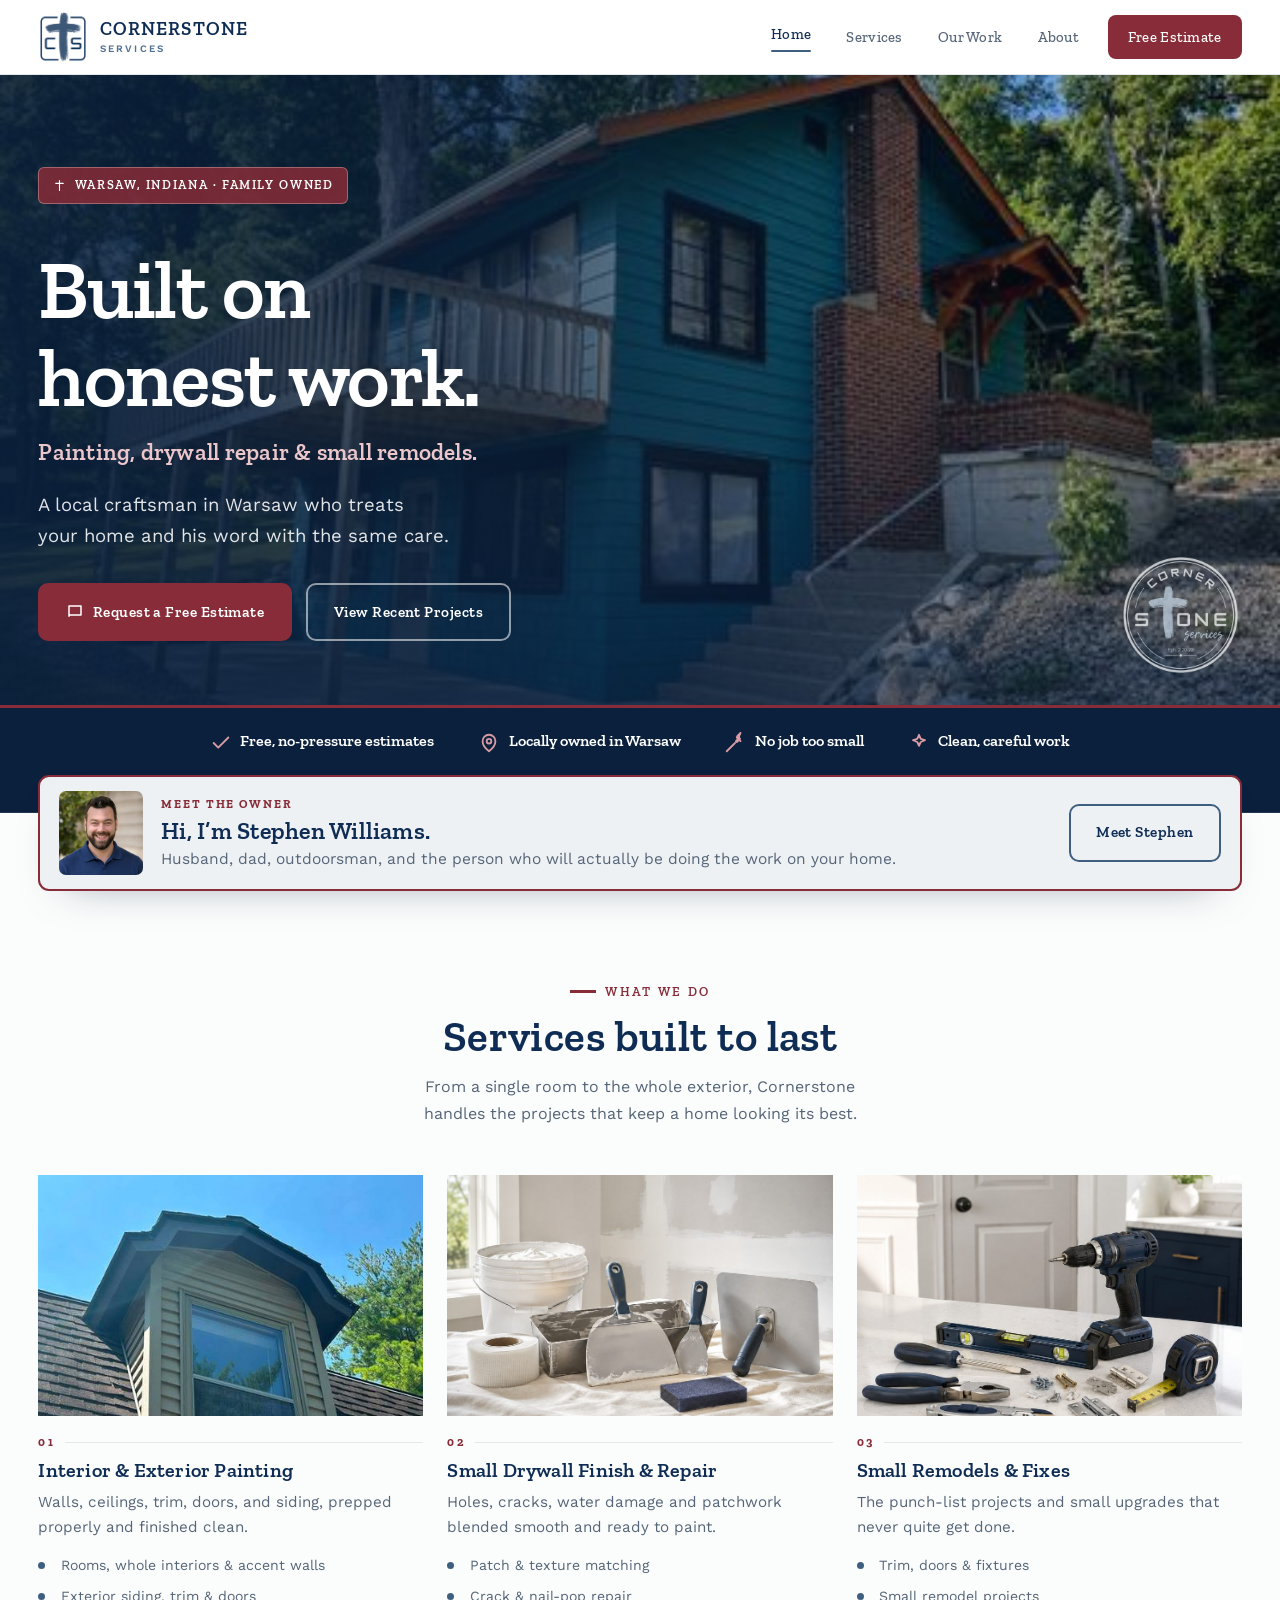
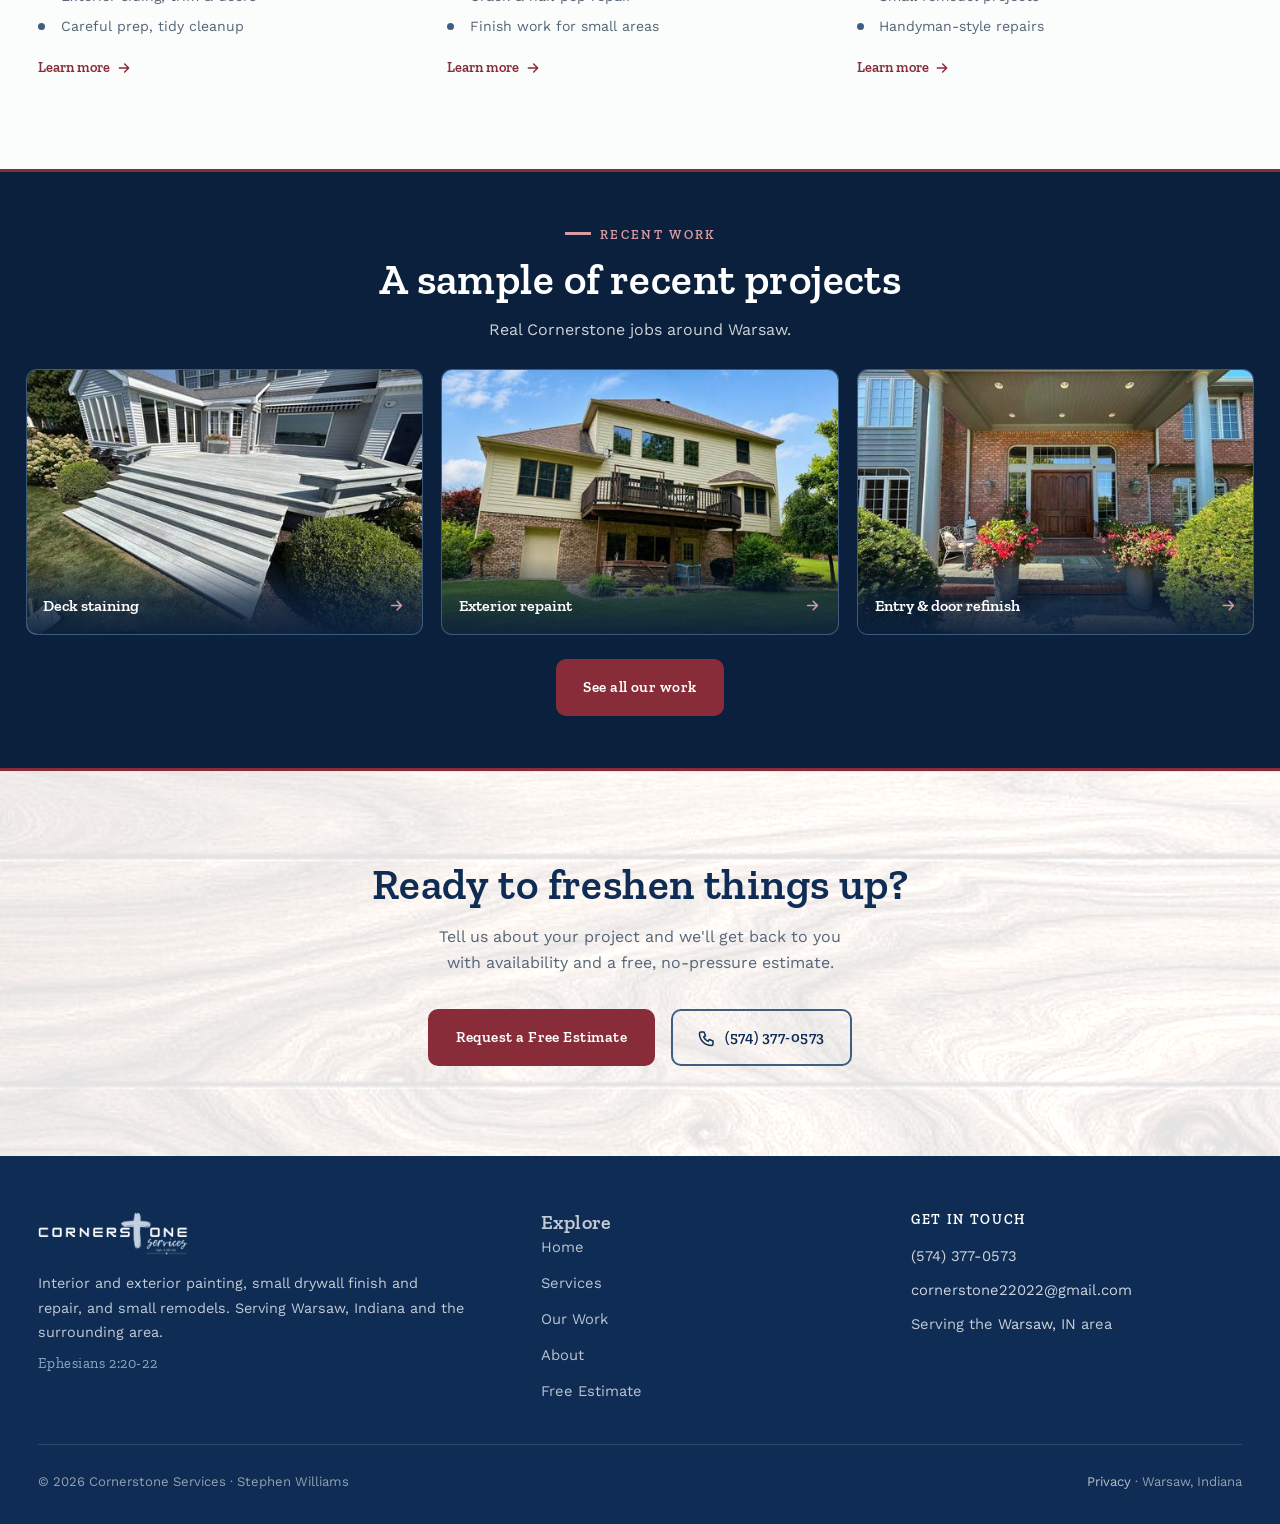
<file: index.html>
<!DOCTYPE html>
<html lang="en">
<head>
<meta charset="UTF-8">
<meta name="viewport" content="width=device-width, initial-scale=1">
<meta name="color-scheme" content="light">
<meta name="supported-color-schemes" content="light">
<title>Cornerstone Services | House Painter in Warsaw, IN</title>
<meta name="description" content="Interior and exterior painting, small drywall repair, and small remodels in Warsaw, Indiana. Honest, careful work from Stephen Williams.">
<link rel="canonical" href="https://alexharper24.github.io/cornerstone-services/">
<meta name="geo.region" content="US-IN"><meta name="geo.placename" content="Warsaw, Indiana">
<meta name="theme-color" content="#0F2D54">
<meta property="og:type" content="website">
<meta property="og:title" content="Cornerstone Services | Painting & Repairs in Warsaw, IN">
<meta property="og:description" content="Interior & exterior painting, drywall repair, and small remodels in Warsaw, Indiana. Request a free estimate.">
<meta property="og:url" content="https://alexharper24.github.io/cornerstone-services/">
<meta property="og:image" content="https://alexharper24.github.io/cornerstone-services/img/stephen-headshot.jpg">
<meta property="og:site_name" content="Cornerstone Services">
<meta name="twitter:card" content="summary_large_image">
<link rel="icon" href="favicon.ico?v=1" sizes="any">
<link rel="icon" type="image/png" href="img/favicon.png?v=1">
<link rel="preload" href="fonts/work-sans-variable.woff2" as="font" type="font/woff2" crossorigin>
<link rel="stylesheet" href="fonts/fonts.css?v=1">
<link rel="stylesheet" href="style.css?v=38">
<script type="application/ld+json">
{
  "@context":"https://schema.org",
  "@type":"HousePainter",
  "name":"Cornerstone Services",
  "description":"Interior and exterior painting, small drywall finish and repair, and small remodels serving Warsaw, Indiana and the surrounding area.",
  "image":"https://alexharper24.github.io/cornerstone-services/img/stephen-headshot.jpg",
  "url":"https://alexharper24.github.io/cornerstone-services/",
  "telephone":"+1-574-377-0573",
  "email":"cornerstone22022@gmail.com",
  "founder":"Stephen Williams",
  "priceRange":"$$",
  "address":{"@type":"PostalAddress","addressLocality":"Warsaw","addressRegion":"IN","addressCountry":"US"},
  "areaServed":"Warsaw, Indiana and surrounding area",
  "slogan":"Built on a solid foundation."
}
</script>
</head>
<body>
<a class="skip-link" href="#main">Skip to content</a>

<!-- ===== HEADER ===== -->
<header class="nav">
  <div class="wrap">
    <a href="index.html" class="brand" aria-label="Cornerstone Services home">
      <img class="mark" src="img/logo-icon.png" alt="Cornerstone Services logo">
      <span class="name">CORNERSTONE<span>Services</span></span>
    </a>
    <nav class="nav-links" id="navLinks">
      <a href="index.html" class="active">Home</a>
      <a href="services.html">Services</a>
      <a href="work.html">Our Work</a>
      <a href="about.html">About</a>
      <a href="contact.html" class="nav-cta">Free Estimate</a>
    </nav>
    <button class="nav-toggle" id="navToggle" aria-label="Menu" aria-expanded="false">
      <span></span><span></span><span></span>
    </button>
  </div>
</header>

<main id="main">

<!-- ===== HERO: wooded, project-led ===== -->
<section class="hero">
  <img class="hero-photo" src="img/work-exterior-paint.jpg?v=2" alt="Exterior repaint on a wooded lot in the Warsaw, Indiana area" width="1500" height="1125" srcset="img/work-exterior-paint-480.jpg?v=2 480w, img/work-exterior-paint-800.jpg?v=2 800w, img/work-exterior-paint.jpg?v=2 1500w" sizes="(max-width:680px) 92vw, (max-width:1100px) 46vw, 30vw">
  <img class="hero-badge" src="img/logo-round-light.png" alt="">
  <div class="wrap reveal">
    <div class="hero-copy">
      <span class="hero-eyebrow">
        <svg viewBox="0 0 24 24" fill="none" stroke="currentColor" stroke-width="2" stroke-linecap="round" stroke-linejoin="round"><path d="M12 3v18M5 8h14"/></svg>
        Warsaw, Indiana &middot; Family Owned
      </span>

      <h1>Built on honest work.</h1>
      <p class="hero-sub">Painting, drywall repair &amp; small remodels.</p>

      <p class="lead">A local craftsman in Warsaw who treats your home and his word with the same care.</p>

      <div class="hero-cta">
        <a href="contact.html" class="btn btn-red">
          <svg viewBox="0 0 24 24" fill="none" stroke="currentColor" stroke-width="2" stroke-linecap="round" stroke-linejoin="round"><path d="M4 4h16v12H5.2L4 17.5z"/></svg>
          Request a Free Estimate
        </a>
        <a href="work.html" class="btn btn-outline-light">View Recent Projects</a>
      </div>

    </div>
  </div>
</section>

<!-- ===== TRUST STRIP ===== -->
<section class="stats">
  <div class="wrap reveal">
    <div class="stat"><span class="ic"><svg viewBox="0 0 24 24" fill="none" stroke="currentColor" stroke-width="2" stroke-linecap="round" stroke-linejoin="round"><path d="M20 6L9 17l-5-5"/></svg></span>Free, no-pressure estimates</div>
    <div class="stat"><span class="ic"><svg viewBox="0 0 24 24" fill="none" stroke="currentColor" stroke-width="2" stroke-linecap="round" stroke-linejoin="round"><path d="M12 21s7-5.5 7-11a7 7 0 0 0-14 0c0 5.5 7 11 7 11z"/><circle cx="12" cy="10" r="2.5"/></svg></span>Locally owned in Warsaw</div>
    <div class="stat"><span class="ic"><svg viewBox="0 0 24 24" fill="none" stroke="currentColor" stroke-width="2" stroke-linecap="round" stroke-linejoin="round"><path d="M14 6l4 4M3 21l9-9M17.5 2.5a3.5 3.5 0 0 0 0 5L14 11l-1-1 3.5-3.5a1.5 1.5 0 0 1-2-2L18 1z"/></svg></span>No job too small</div>
    <div class="stat"><span class="ic"><svg viewBox="0 0 24 24" fill="none" stroke="currentColor" stroke-width="2" stroke-linecap="round" stroke-linejoin="round"><path d="M12 3l1.9 4.6L18.5 9l-4.6 1.9L12 15l-1.9-4.1L5.5 9l4.6-1.4z"/></svg></span>Clean, careful work</div>
  </div>
</section>

<!-- ===== COMPACT STEPHEN INTRODUCTION (moved up, links to About) ===== -->
<section class="owner-strip">
  <div class="wrap reveal">
    <img src="img/stephen-headshot.jpg?v=3" alt="Stephen Williams, owner of Cornerstone Services in Warsaw, Indiana" width="1000" height="1249" loading="lazy">
    <div>
      <span class="owner-kicker">Meet the Owner</span>
      <h2>Hi, I&rsquo;m Stephen Williams.</h2>
      <p>Husband, dad, outdoorsman, and the person who will actually be doing the work on your home.</p>
    </div>
    <div class="owner-actions">
      <a href="about.html" class="btn btn-ghost">Meet Stephen</a>
    </div>
  </div>
</section>

<!-- ===== SERVICES ===== -->
<section>
  <div class="wrap">
    <div class="sec-head reveal">
      <span class="kicker">What We Do</span>
      <h2>Services built to last</h2>
      <p>From a single room to the whole exterior, Cornerstone handles the projects that keep a home looking its best.</p>
    </div>
    <div class="svc-grid">
      <a href="service-painting.html" class="svc-card has-photo reveal">
        <span class="svc-no">01</span>
        <div class="svc-photo"><img src="img/work-alcove-after.jpg" alt="Freshly painted window alcove trim and fascia on a Warsaw, IN home" width="1200" height="900" loading="lazy" srcset="img/work-alcove-after-480.jpg 480w, img/work-alcove-after-800.jpg 800w, img/work-alcove-after.jpg 1200w" sizes="(max-width:680px) 92vw, (max-width:1100px) 46vw, 30vw"></div>
        <div class="ic"><svg viewBox="0 0 24 24" fill="none" stroke="currentColor" stroke-width="1.7" stroke-linecap="round" stroke-linejoin="round"><rect x="3" y="4" width="14" height="6" rx="1"/><path d="M17 7h3v4h-6M11 10v3a1 1 0 0 1-1 1H9v6h2"/></svg></div>
        <h3>Interior &amp; Exterior Painting</h3>
        <p>Walls, ceilings, trim, doors, and siding, prepped properly and finished clean.</p>
        <ul>
          <li>Rooms, whole interiors &amp; accent walls</li>
          <li>Exterior siding, trim &amp; doors</li>
          <li>Careful prep, tidy cleanup</li>
        </ul>
        <span class="card-more">Learn more <svg viewBox="0 0 24 24" fill="none" stroke="currentColor" stroke-width="2.2" stroke-linecap="round" stroke-linejoin="round"><path d="M5 12h14M13 6l6 6-6 6"/></svg></span>
      </a>
      <a href="service-drywall.html" class="svc-card has-photo reveal">
        <span class="svc-no">02</span>
        <div class="svc-photo"><img src="img/svc-drywall.jpg" alt="Drywall knives, joint compound, tape and sanding sponge in a room being patched" width="900" height="675" loading="lazy"></div>
        <div class="ic"><svg viewBox="0 0 24 24" fill="none" stroke="currentColor" stroke-width="1.7" stroke-linecap="round" stroke-linejoin="round"><path d="M15 3l6 6-2 2-6-6zM13 5L4 14v6h6l9-9"/></svg></div>
        <h3>Small Drywall Finish &amp; Repair</h3>
        <p>Holes, cracks, water damage and patchwork blended smooth and ready to paint.</p>
        <ul>
          <li>Patch &amp; texture matching</li>
          <li>Crack &amp; nail-pop repair</li>
          <li>Finish work for small areas</li>
        </ul>
        <span class="card-more">Learn more <svg viewBox="0 0 24 24" fill="none" stroke="currentColor" stroke-width="2.2" stroke-linecap="round" stroke-linejoin="round"><path d="M5 12h14M13 6l6 6-6 6"/></svg></span>
      </a>
      <a href="service-remodel.html" class="svc-card has-photo reveal">
        <span class="svc-no">03</span>
        <div class="svc-photo"><img src="img/svc-remodel.jpg" alt="Cordless drill, level, tape measure and hinges laid out for a small remodel" width="900" height="675" loading="lazy"></div>
        <div class="ic"><svg viewBox="0 0 24 24" fill="none" stroke="currentColor" stroke-width="1.7" stroke-linecap="round" stroke-linejoin="round"><path d="M14 6l4 4M3 21l9-9M17.5 2.5a3.5 3.5 0 0 0 0 5L14 11l-1-1 3.5-3.5a1.5 1.5 0 0 1-2-2L18 1z"/></svg></div>
        <h3>Small Remodels &amp; Fixes</h3>
        <p>The punch-list projects and small upgrades that never quite get done.</p>
        <ul>
          <li>Trim, doors &amp; fixtures</li>
          <li>Small remodel projects</li>
          <li>Handyman-style repairs</li>
        </ul>
        <span class="card-more">Learn more <svg viewBox="0 0 24 24" fill="none" stroke="currentColor" stroke-width="2.2" stroke-linecap="round" stroke-linejoin="round"><path d="M5 12h14M13 6l6 6-6 6"/></svg></span>
      </a>
    </div>
  </div>
</section>

<!-- ===== RECENT WORK (3-up sample, links to Our Work) ===== -->
<section class="sec-dark work-3up-band">
  <div class="wrap">
    <div class="sec-head light center reveal">
      <span class="kicker">Recent Work</span>
      <h2>A sample of recent projects</h2>
      <p>Real Cornerstone jobs around Warsaw.</p>
    </div>
  </div>
  <div class="work-3up">
      <a class="work-card reveal" href="work.html">
        <img src="img/work-deck-after.jpg" alt="Multi level wood deck and steps stained a light grey" width="1200" height="900" loading="lazy" srcset="img/work-deck-after-480.jpg 480w, img/work-deck-after-800.jpg 800w, img/work-deck-after.jpg 1200w" sizes="(max-width:680px) 92vw, (max-width:1100px) 46vw, 30vw">
        <span class="work-label">Deck staining
          <svg viewBox="0 0 24 24" fill="none" stroke="currentColor" stroke-width="2.2" stroke-linecap="round" stroke-linejoin="round"><path d="M5 12h14M13 6l6 6-6 6"/></svg>
        </span>
      </a>
      <a class="work-card reveal" href="work.html">
        <img src="img/work-exterior-home.jpg?v=2" alt="Freshly painted two-story home exterior in the Warsaw, IN area" width="1500" height="1125" loading="lazy" srcset="img/work-exterior-home-480.jpg?v=2 480w, img/work-exterior-home-800.jpg?v=2 800w, img/work-exterior-home.jpg?v=2 1500w" sizes="(max-width:680px) 92vw, (max-width:1100px) 46vw, 30vw">
        <span class="work-label">Exterior repaint
          <svg viewBox="0 0 24 24" fill="none" stroke="currentColor" stroke-width="2.2" stroke-linecap="round" stroke-linejoin="round"><path d="M5 12h14M13 6l6 6-6 6"/></svg>
        </span>
      </a>
      <a class="work-card reveal" href="work.html">
        <img src="img/work-entry-1.jpg" alt="Refinished front entrance with stained wood doors and painted portico" width="1500" height="1125" loading="lazy" srcset="img/work-entry-1-480.jpg 480w, img/work-entry-1-800.jpg 800w, img/work-entry-1.jpg 1500w" sizes="(max-width:680px) 92vw, (max-width:1100px) 46vw, 30vw">
        <span class="work-label">Entry &amp; door refinish
          <svg viewBox="0 0 24 24" fill="none" stroke="currentColor" stroke-width="2.2" stroke-linecap="round" stroke-linejoin="round"><path d="M5 12h14M13 6l6 6-6 6"/></svg>
        </span>
      </a>
  </div>
  <div class="wrap">
    <div class="work-3up-more reveal">
      <a href="work.html" class="btn btn-red">See all our work</a>
    </div>
  </div>
</section>

<!-- ===== CTA RIBBON ===== -->
<section class="cta-ribbon">
  <div class="wrap reveal">
    <h2>Ready to freshen things up?</h2>
    <p>Tell us about your project and we'll get back to you with availability and a free, no-pressure estimate.</p>
    <div class="actions">
      <a href="contact.html" class="btn btn-red">Request a Free Estimate</a>
      <a href="tel:+15743770573" class="btn btn-outline-light">
        <svg viewBox="0 0 24 24" fill="none" stroke="currentColor" stroke-width="2" stroke-linecap="round" stroke-linejoin="round"><path d="M4 4h4l2 5-2.5 1.5a11 11 0 0 0 6 6L15 14l5 2v4a2 2 0 0 1-2 2A16 16 0 0 1 2 6a2 2 0 0 1 2-2z"/></svg>
        (574) 377-0573
      </a>
    </div>
  </div>
</section>

<!-- ===== FOOTER ===== -->
</main>

<footer class="footer">
  <div class="wrap">
    <div class="cols">
      <div>
        <img class="flogo" src="img/logo-mark-dark.png" alt="Cornerstone Services" loading="lazy">
        <p>Interior and exterior painting, small drywall finish and repair, and small remodels. Serving Warsaw, Indiana and the surrounding area.</p>
        <p class="footer-verse">Ephesians 2:20-22</p>
      </div>
      <div>
        <h3>Explore</h3>
        <ul>
          <li><a href="index.html">Home</a></li>
          <li><a href="services.html">Services</a></li>
          <li><a href="work.html">Our Work</a></li>
          <li><a href="about.html">About</a></li>
          <li><a href="contact.html">Free Estimate</a></li>
        </ul>
      </div>
      <div>
        <h4>Get in touch</h4>
        <div class="fcontact">
          <a href="tel:+15743770573">(574) 377-0573</a>
          <a href="mailto:cornerstone22022@gmail.com">cornerstone22022@gmail.com</a>
          <span>Serving the <a href="https://www.google.com/maps/search/?api=1&amp;query=Warsaw%2C+IN">Warsaw, IN</a> area</span>
        </div>
      </div>
    </div>
    <div class="footer-bottom">
      <span>&copy; <span id="year">2026</span> Cornerstone Services · Stephen Williams</span>
      <span><a href="privacy-policy.html">Privacy</a> &middot; Warsaw, Indiana</span>
    </div>
  </div>
</footer>

<script src="main.js?v=13"></script>
</body>
</html>
</file>
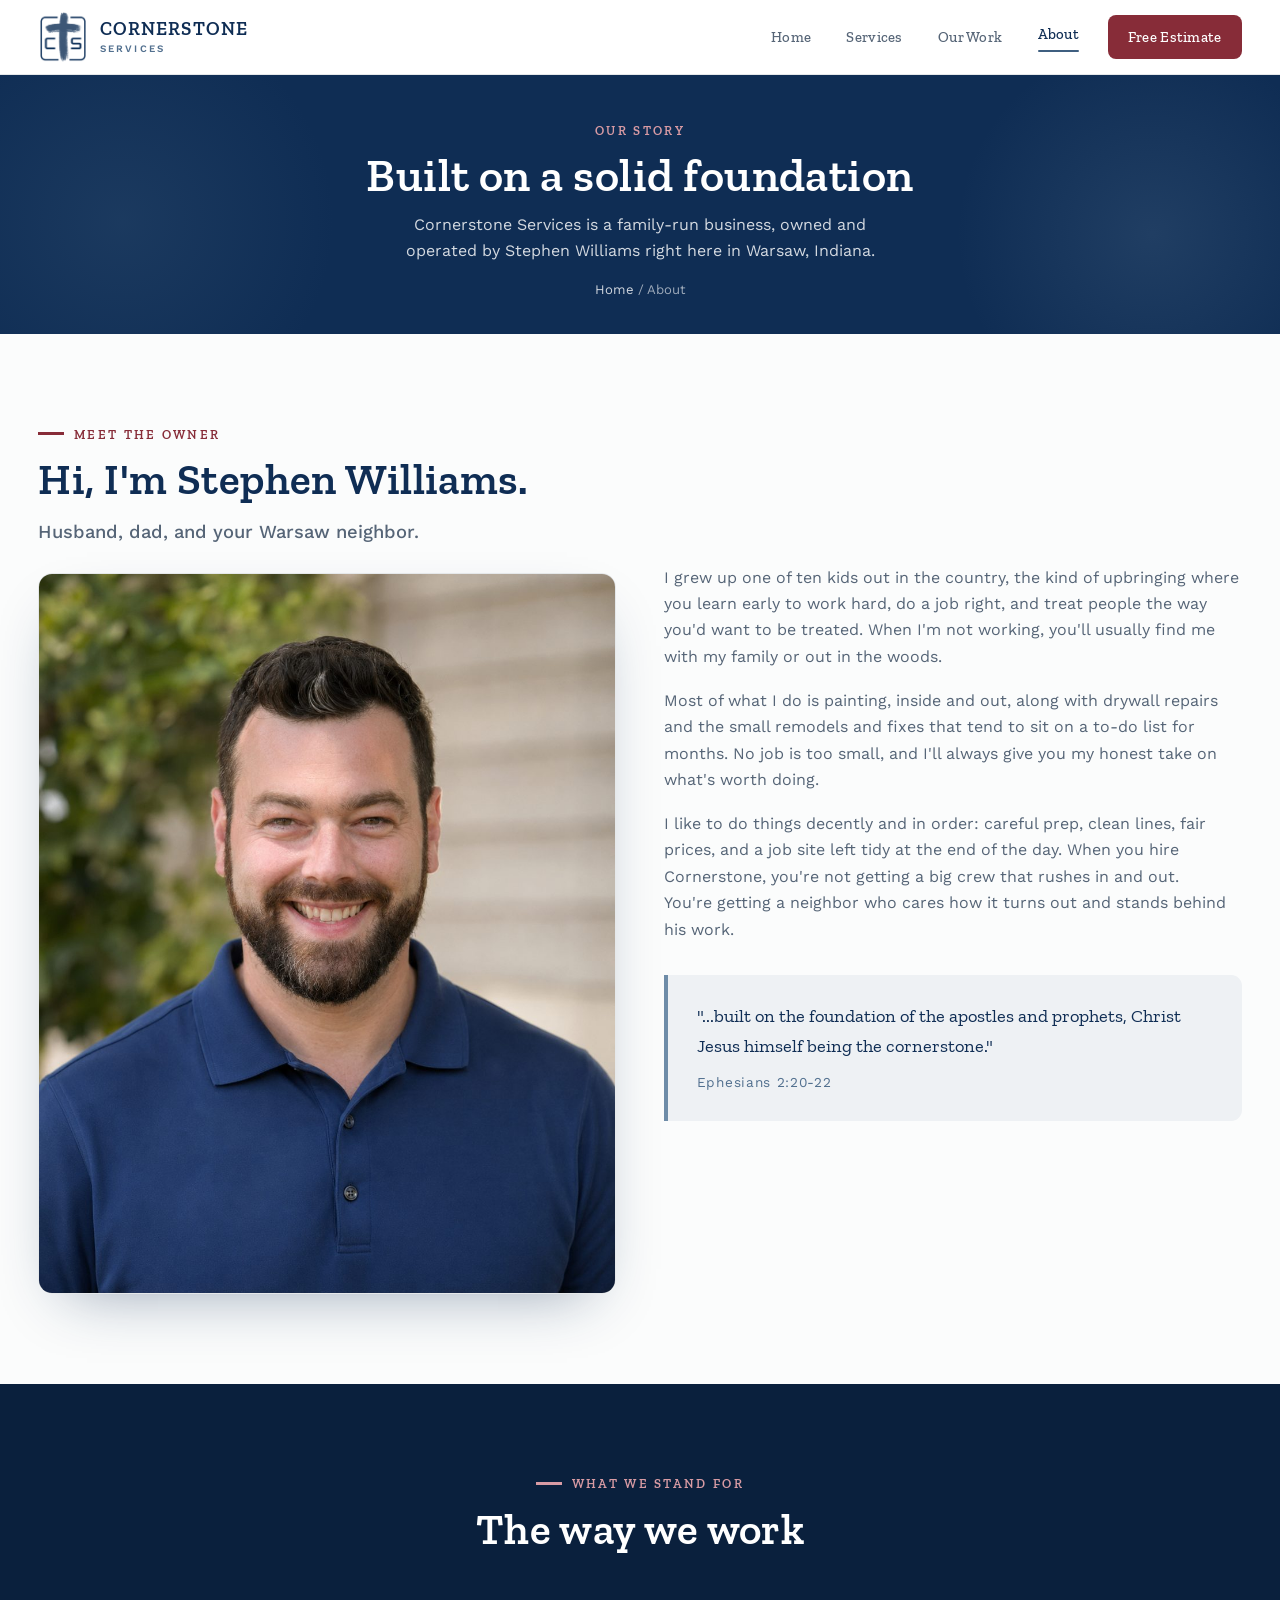
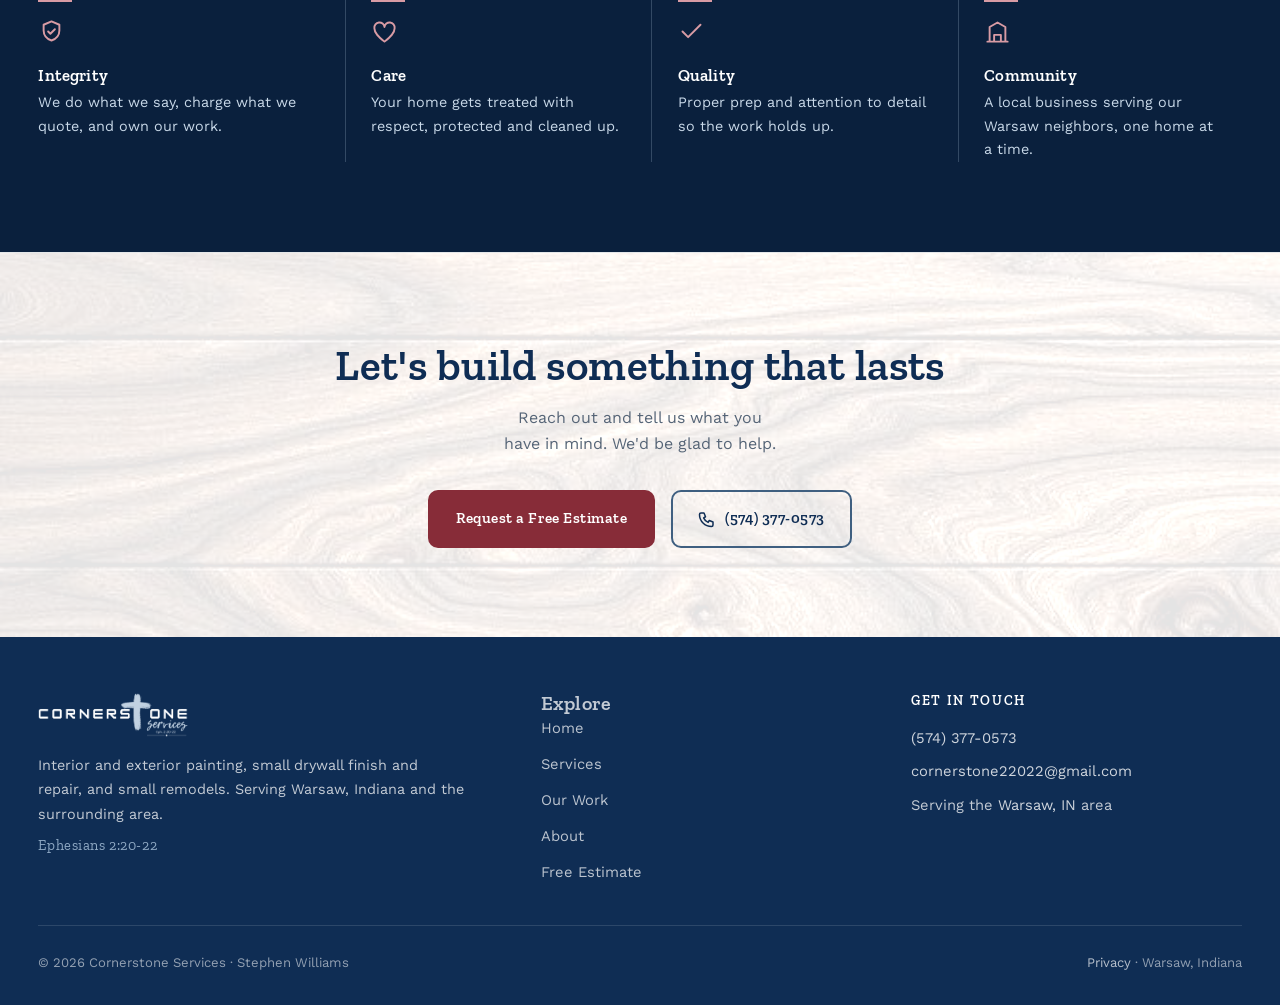
<file: about.html>
<!DOCTYPE html>
<html lang="en">
<head>
<meta charset="UTF-8">
<meta name="viewport" content="width=device-width, initial-scale=1">
<meta name="color-scheme" content="light">
<meta name="supported-color-schemes" content="light">
<title>About Stephen Williams | Cornerstone Services, Warsaw IN</title>
<meta name="description" content="Cornerstone Services is a family run painting and repair business in Warsaw, Indiana, owned by Stephen Williams. Honest work and fair prices.">
<link rel="canonical" href="https://alexharper24.github.io/cornerstone-services/about.html">
<meta name="geo.region" content="US-IN"><meta name="geo.placename" content="Warsaw, Indiana">
<meta name="theme-color" content="#0F2D54">
<meta property="og:type" content="website">
<meta property="og:title" content="About | Cornerstone Services, Warsaw IN">
<meta property="og:description" content="Meet Stephen Williams, owner of Cornerstone Services in Warsaw, Indiana.">
<meta property="og:url" content="https://alexharper24.github.io/cornerstone-services/about.html">
<meta property="og:image" content="https://alexharper24.github.io/cornerstone-services/img/logo-icon.png">
<meta property="og:site_name" content="Cornerstone Services">
<meta name="twitter:card" content="summary_large_image">
<link rel="icon" href="favicon.ico?v=1" sizes="any">
<link rel="icon" type="image/png" href="img/favicon.png?v=1">
<link rel="preload" href="fonts/work-sans-variable.woff2" as="font" type="font/woff2" crossorigin>
<link rel="stylesheet" href="fonts/fonts.css?v=1">
<link rel="stylesheet" href="style.css?v=38">
<script type="application/ld+json">
{
  "@context": "https://schema.org",
  "@type": "AboutPage",
  "name": "About Stephen Williams",
  "url": "https://alexharper24.github.io/cornerstone-services/about.html",
  "mainEntity": {
    "@type": "HousePainter",
    "@id": "https://alexharper24.github.io/cornerstone-services/#business",
    "name": "Cornerstone Services",
    "telephone": "+1-574-377-0573",
    "email": "cornerstone22022@gmail.com",
    "url": "https://alexharper24.github.io/cornerstone-services/",
    "address": {
      "@type": "PostalAddress",
      "addressLocality": "Warsaw",
      "addressRegion": "IN",
      "addressCountry": "US"
    },
    "areaServed": "Warsaw, Indiana and surrounding area",
    "founder": {
      "@type": "Person",
      "name": "Stephen Williams"
    }
  }
}
</script>
</head>
<body>
<a class="skip-link" href="#main">Skip to content</a>

<!-- ===== HEADER ===== -->
<header class="nav">
  <div class="wrap">
    <a href="index.html" class="brand" aria-label="Cornerstone Services home">
      <img class="mark" src="img/logo-icon.png" alt="Cornerstone Services logo">
      <span class="name">CORNERSTONE<span>Services</span></span>
    </a>
    <nav class="nav-links" id="navLinks">
      <a href="index.html">Home</a>
      <a href="services.html">Services</a>
      <a href="work.html">Our Work</a>
      <a href="about.html" class="active">About</a>
      <a href="contact.html" class="nav-cta">Free Estimate</a>
    </nav>
    <button class="nav-toggle" id="navToggle" aria-label="Menu" aria-expanded="false">
      <span></span><span></span><span></span>
    </button>
  </div>
</header>

<main id="main">

<!-- ===== PAGE HERO ===== -->
<section class="page-hero">
  <div class="wrap">
    <span class="kicker">Our Story</span>
    <h1>Built on a solid foundation</h1>
    <p>Cornerstone Services is a family-run business, owned and operated by Stephen Williams right here in Warsaw, Indiana.</p>
    <div class="crumbs"><a href="index.html">Home</a> / About</div>
  </div>
</section>

<!-- ===== STORY ===== -->
<section>
  <div class="wrap split">
    <!-- LEFT: intro, photo -->
    <div class="reveal">
      <span class="sec-head" style="text-align:left;margin:0 0 .7rem"><span class="kicker">Meet the Owner</span></span>
      <h2 style="margin-bottom:.9rem">Hi, I'm Stephen Williams.</h2>
      <p class="about-lead" style="margin-bottom:1.6rem">Husband, dad, and your Warsaw neighbor.</p>
      <div class="media">
        <img class="portrait" src="img/stephen-headshot.jpg?v=3" alt="Stephen Williams, owner of Cornerstone Services, in a Warsaw, Indiana home" width="1000" height="1249">
      </div>
    </div>
    <!-- RIGHT: story -->
    <div class="about-body reveal">
      <p>I grew up one of ten kids out in the country, the kind of upbringing where you learn early to work hard, do a job right, and treat people the way you'd want to be treated. When I'm not working, you'll usually find me with my family or out in the woods.</p>
      <p>Most of what I do is painting, inside and out, along with drywall repairs and the small remodels and fixes that tend to sit on a to-do list for months. No job is too small, and I'll always give you my honest take on what's worth doing.</p>
      <p>I like to do things decently and in order: careful prep, clean lines, fair prices, and a job site left tidy at the end of the day. When you hire Cornerstone, you're not getting a big crew that rushes in and out. You're getting a neighbor who cares how it turns out and stands behind his work.</p>
      <div class="faith-quote">
        <p>"...built on the foundation of the apostles and prophets, Christ Jesus himself being the cornerstone."</p>
        <cite>Ephesians 2:20-22</cite>
      </div>
    </div>
  </div>
</section>

<!-- ===== VALUES ===== -->
<section class="sec-dark">
  <div class="wrap">
    <div class="sec-head light reveal">
      <span class="kicker">What We Stand For</span>
      <h2>The way we work</h2>
    </div>
    <div class="why-grid">
      <div class="why reveal">
        <div class="ic"><svg viewBox="0 0 24 24" fill="none" stroke="currentColor" stroke-width="1.7" stroke-linecap="round" stroke-linejoin="round"><path d="M12 3l7 3v5c0 4.5-3 7.5-7 9-4-1.5-7-4.5-7-9V6z"/><path d="M9 12l2 2 4-4"/></svg></div>
        <h3>Integrity</h3>
        <p>We do what we say, charge what we quote, and own our work.</p>
      </div>
      <div class="why reveal">
        <div class="ic"><svg viewBox="0 0 24 24" fill="none" stroke="currentColor" stroke-width="1.7" stroke-linecap="round" stroke-linejoin="round"><path d="M12 21C7 17 3 13.5 3 9a4.5 4.5 0 0 1 9-1 4.5 4.5 0 0 1 9 1c0 4.5-4 8-9 12z"/></svg></div>
        <h3>Care</h3>
        <p>Your home gets treated with respect, protected and cleaned up.</p>
      </div>
      <div class="why reveal">
        <div class="ic"><svg viewBox="0 0 24 24" fill="none" stroke="currentColor" stroke-width="1.7" stroke-linecap="round" stroke-linejoin="round"><path d="M20 6L9 17l-5-5"/></svg></div>
        <h3>Quality</h3>
        <p>Proper prep and attention to detail so the work holds up.</p>
      </div>
      <div class="why reveal">
        <div class="ic"><svg viewBox="0 0 24 24" fill="none" stroke="currentColor" stroke-width="1.7" stroke-linecap="round" stroke-linejoin="round"><path d="M3 21h18M5 21V8l7-4 7 4v13M9 21v-6h6v6"/></svg></div>
        <h3>Community</h3>
        <p>A local business serving our Warsaw neighbors, one home at a time.</p>
      </div>
    </div>
  </div>
</section>

<!-- ===== CTA RIBBON ===== -->
<section class="cta-ribbon">
  <div class="wrap reveal">
    <h2>Let's build something that lasts</h2>
    <p>Reach out and tell us what you have in mind. We'd be glad to help.</p>
    <div class="actions">
      <a href="contact.html" class="btn btn-red">Request a Free Estimate</a>
      <a href="tel:+15743770573" class="btn btn-outline-light">
        <svg viewBox="0 0 24 24" fill="none" stroke="currentColor" stroke-width="2" stroke-linecap="round" stroke-linejoin="round"><path d="M4 4h4l2 5-2.5 1.5a11 11 0 0 0 6 6L15 14l5 2v4a2 2 0 0 1-2 2A16 16 0 0 1 2 6a2 2 0 0 1 2-2z"/></svg>
        (574) 377-0573
      </a>
    </div>
  </div>
</section>

<!-- ===== FOOTER ===== -->
</main>

<footer class="footer">
  <div class="wrap">
    <div class="cols">
      <div>
        <img class="flogo" src="img/logo-mark-dark.png" alt="Cornerstone Services" loading="lazy">
        <p>Interior and exterior painting, small drywall finish and repair, and small remodels. Serving Warsaw, Indiana and the surrounding area.</p>
        <p class="footer-verse">Ephesians 2:20-22</p>
      </div>
      <div>
        <h3>Explore</h3>
        <ul>
          <li><a href="index.html">Home</a></li>
          <li><a href="services.html">Services</a></li>
          <li><a href="work.html">Our Work</a></li>
          <li><a href="about.html">About</a></li>
          <li><a href="contact.html">Free Estimate</a></li>
        </ul>
      </div>
      <div>
        <h4>Get in touch</h4>
        <div class="fcontact">
          <a href="tel:+15743770573">(574) 377-0573</a>
          <a href="mailto:cornerstone22022@gmail.com">cornerstone22022@gmail.com</a>
          <span>Serving the <a href="https://www.google.com/maps/search/?api=1&amp;query=Warsaw%2C+IN">Warsaw, IN</a> area</span>
        </div>
      </div>
    </div>
    <div class="footer-bottom">
      <span>&copy; <span id="year">2026</span> Cornerstone Services · Stephen Williams</span>
      <span><a href="privacy-policy.html">Privacy</a> &middot; Warsaw, Indiana</span>
    </div>
  </div>
</footer>

<script src="main.js?v=13"></script>
</body>
</html>
</file>
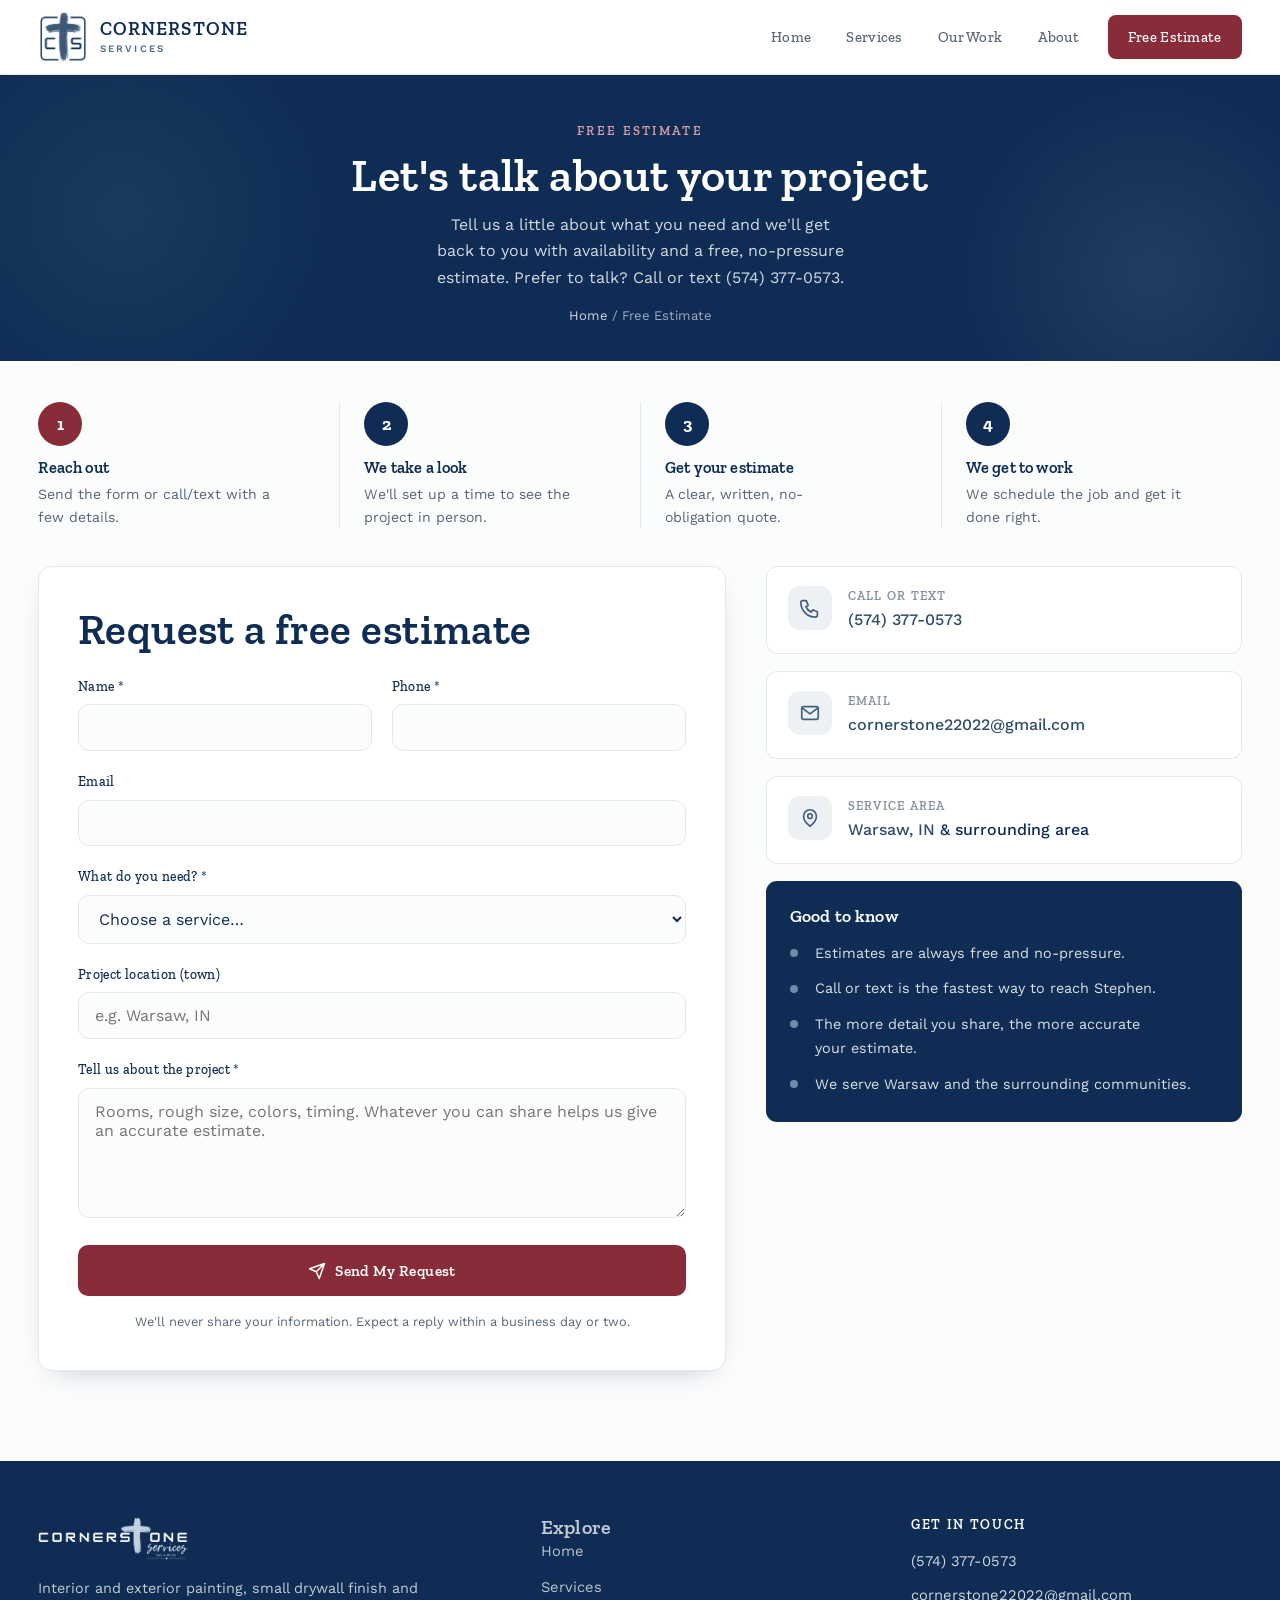
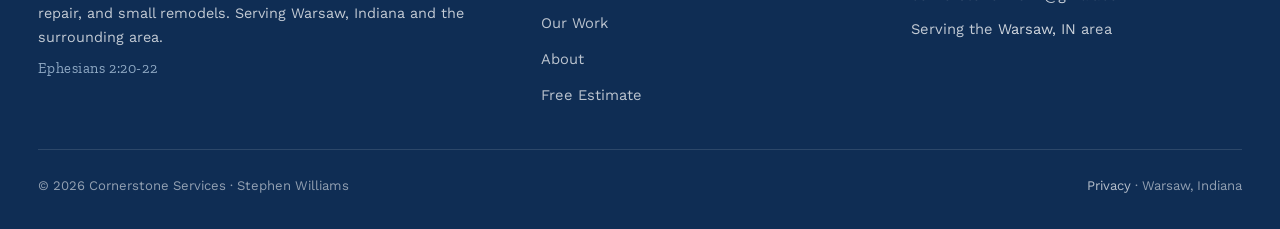
<file: contact.html>
<!DOCTYPE html>
<html lang="en">
<head>
<meta charset="UTF-8">
<meta name="viewport" content="width=device-width, initial-scale=1">
<meta name="color-scheme" content="light">
<meta name="supported-color-schemes" content="light">
<title>Free Estimate | Contact Cornerstone Services, Warsaw IN</title>
<meta name="description" content="Request a free estimate from Cornerstone Services for painting, drywall repair, or a small remodel in Warsaw, Indiana. Call (574) 377-0573.">
<link rel="canonical" href="https://alexharper24.github.io/cornerstone-services/contact.html">
<meta name="geo.region" content="US-IN"><meta name="geo.placename" content="Warsaw, Indiana">
<meta name="theme-color" content="#0F2D54">
<meta property="og:type" content="website">
<meta property="og:title" content="Free Estimate | Cornerstone Services, Warsaw IN">
<meta property="og:description" content="Request a free estimate from Cornerstone Services for painting, drywall repair, or a small remodel in Warsaw, Indiana. Call (574) 377-0573.">
<meta property="og:url" content="https://alexharper24.github.io/cornerstone-services/contact.html">
<meta property="og:image" content="https://alexharper24.github.io/cornerstone-services/img/logo-icon.png">
<meta property="og:site_name" content="Cornerstone Services">
<meta name="twitter:card" content="summary_large_image">
<link rel="icon" href="favicon.ico?v=1" sizes="any">
<link rel="icon" type="image/png" href="img/favicon.png?v=1">
<link rel="preload" href="fonts/work-sans-variable.woff2" as="font" type="font/woff2" crossorigin>
<link rel="stylesheet" href="fonts/fonts.css?v=1">
<link rel="stylesheet" href="style.css?v=38">
<script type="application/ld+json">
{
  "@context": "https://schema.org",
  "@type": "HousePainter",
  "@id": "https://alexharper24.github.io/cornerstone-services/#business",
  "name": "Cornerstone Services",
  "telephone": "+1-574-377-0573",
  "email": "cornerstone22022@gmail.com",
  "url": "https://alexharper24.github.io/cornerstone-services/",
  "image": "https://alexharper24.github.io/cornerstone-services/img/stephen-headshot.jpg",
  "address": {
    "@type": "PostalAddress",
    "addressLocality": "Warsaw",
    "addressRegion": "IN",
    "addressCountry": "US"
  },
  "areaServed": "Warsaw, Indiana and surrounding area",
  "priceRange": "$$",
  "contactPoint": {
    "@type": "ContactPoint",
    "telephone": "+1-574-377-0573",
    "contactType": "customer service",
    "areaServed": "US",
    "availableLanguage": "English"
  }
}
</script>
</head>
<body>
<a class="skip-link" href="#main">Skip to content</a>

<!-- ===== HEADER ===== -->
<header class="nav">
  <div class="wrap">
    <a href="index.html" class="brand" aria-label="Cornerstone Services home">
      <img class="mark" src="img/logo-icon.png" alt="Cornerstone Services logo">
      <span class="name">CORNERSTONE<span>Services</span></span>
    </a>
    <nav class="nav-links" id="navLinks">
      <a href="index.html">Home</a>
      <a href="services.html">Services</a>
      <a href="work.html">Our Work</a>
      <a href="about.html">About</a>
      <a href="contact.html" class="nav-cta active">Free Estimate</a>
    </nav>
    <button class="nav-toggle" id="navToggle" aria-label="Menu" aria-expanded="false">
      <span></span><span></span><span></span>
    </button>
  </div>
</header>

<main id="main">

<!-- ===== PAGE HERO ===== -->
<section class="page-hero">
  <div class="wrap">
    <span class="kicker">Free Estimate</span>
    <h1>Let's talk about your project</h1>
    <p>Tell us a little about what you need and we'll get back to you with availability and a free, no-pressure estimate. Prefer to talk? Call or text (574) 377-0573.</p>
    <div class="crumbs"><a href="index.html">Home</a> / Free Estimate</div>
  </div>
</section>

<!-- ===== HOW IT WORKS ===== -->
<section style="padding-top:clamp(1.8rem,3.5vw,2.6rem);padding-bottom:.5rem">
  <div class="wrap">
    <div class="steps">
      <div class="step reveal"><div class="n">1</div><h3>Reach out</h3><p>Send the form or call/text with a few details.</p></div>
      <div class="step reveal"><div class="n">2</div><h3>We take a look</h3><p>We'll set up a time to see the project in person.</p></div>
      <div class="step reveal"><div class="n">3</div><h3>Get your estimate</h3><p>A clear, written, no-obligation quote.</p></div>
      <div class="step reveal"><div class="n">4</div><h3>We get to work</h3><p>We schedule the job and get it done right.</p></div>
    </div>
  </div>
</section>

<!-- ===== FORM + SIDEBAR ===== -->
<section style="padding-top:clamp(1.2rem,2.5vw,1.8rem)">
  <div class="wrap contact-grid">
    <!-- FORM -->
    <div class="form-card reveal">
      <h2 style="margin-bottom:1.4rem">Request a free estimate</h2>
      <!-- Replace YOUR_FORM_ID with the ID from your Formspree dashboard -->
      <form id="estimateForm" action="https://formspree.io/f/YOUR_FORM_ID" method="POST">
        <input type="hidden" name="_subject" value="New Estimate Request for Cornerstone Services">
        <!-- spam honeypot: bots fill it, humans don't -->
        <input type="text" name="_gotcha" tabindex="-1" autocomplete="off" style="position:absolute;left:-9999px" aria-hidden="true">

        <div class="field-row">
          <div class="field">
            <label for="name">Name <span class="req">*</span></label>
            <input type="text" id="name" name="name" required autocomplete="name">
          </div>
          <div class="field">
            <label for="phone">Phone <span class="req">*</span></label>
            <input type="tel" id="phone" name="phone" required autocomplete="tel">
          </div>
        </div>

        <div class="field">
          <label for="email">Email</label>
          <input type="email" id="email" name="email" autocomplete="email">
        </div>

        <div class="field">
          <label for="service">What do you need? <span class="req">*</span></label>
          <select id="service" name="service" required>
            <option value="" selected disabled>Choose a service…</option>
            <option>Interior painting</option>
            <option>Exterior painting</option>
            <option>Drywall finish / repair</option>
            <option>Small remodel / fixes</option>
            <option>Not sure, need advice</option>
            <option>Other</option>
          </select>
        </div>

        <div class="field">
          <label for="location">Project location (town)</label>
          <input type="text" id="location" name="location" placeholder="e.g. Warsaw, IN" autocomplete="address-level2">
        </div>

        <div class="field">
          <label for="message">Tell us about the project <span class="req">*</span></label>
          <textarea id="message" name="message" required placeholder="Rooms, rough size, colors, timing. Whatever you can share helps us give an accurate estimate."></textarea>
        </div>

        <div class="submit-row">
          <button type="submit" class="btn btn-red">
            <svg viewBox="0 0 24 24" fill="none" stroke="currentColor" stroke-width="2" stroke-linecap="round" stroke-linejoin="round"><path d="M22 2L11 13M22 2l-7 20-4-9-9-4z"/></svg>
            Send My Request
          </button>
        </div>
        <p class="form-note">We'll never share your information. Expect a reply within a business day or two.</p>
      </form>

      <div class="form-thanks" id="formThanks" hidden>
        <div class="thanks-badge">
          <svg viewBox="0 0 24 24" fill="none" stroke="currentColor" stroke-width="2.5" stroke-linecap="round" stroke-linejoin="round"><path d="M20 6L9 17l-5-5"/></svg>
        </div>
        <h2>Thank you!</h2>
        <p>Your request is on its way. We'll be in touch soon with availability and a free estimate. Need us sooner? Call or text (574) 377-0573.</p>
      </div>
    </div>

    <!-- SIDEBAR -->
    <aside class="contact-side reveal">
      <div class="contact-row">
        <div class="ic"><svg viewBox="0 0 24 24" fill="none" stroke="currentColor" stroke-width="1.8" stroke-linecap="round" stroke-linejoin="round"><path d="M4 4h4l2 5-2.5 1.5a11 11 0 0 0 6 6L15 14l5 2v4a2 2 0 0 1-2 2A16 16 0 0 1 2 6a2 2 0 0 1 2-2z"/></svg></div>
        <div><div class="ct-label">Call or Text</div><div class="ct-val"><a href="tel:+15743770573">(574) 377-0573</a></div></div>
      </div>
      <div class="contact-row">
        <div class="ic"><svg viewBox="0 0 24 24" fill="none" stroke="currentColor" stroke-width="1.8" stroke-linecap="round" stroke-linejoin="round"><rect x="3" y="5" width="18" height="14" rx="2"/><path d="M4 7l8 6 8-6"/></svg></div>
        <div><div class="ct-label">Email</div><div class="ct-val"><a href="mailto:cornerstone22022@gmail.com">cornerstone22022@gmail.com</a></div></div>
      </div>
      <div class="contact-row">
        <div class="ic"><svg viewBox="0 0 24 24" fill="none" stroke="currentColor" stroke-width="1.8" stroke-linecap="round" stroke-linejoin="round"><path d="M12 21s7-5.5 7-11a7 7 0 0 0-14 0c0 5.5 7 11 7 11z"/><circle cx="12" cy="10" r="2.5"/></svg></div>
        <div><div class="ct-label">Service Area</div><div class="ct-val"><a href="https://www.google.com/maps/search/?api=1&amp;query=Warsaw%2C+IN">Warsaw, IN</a> &amp; surrounding area</div></div>
      </div>

      <div class="good-to-know">
        <h3>Good to know</h3>
        <ul>
          <li>Estimates are always free and no-pressure.</li>
          <li>Call or text is the fastest way to reach Stephen.</li>
          <li>The more detail you share, the more accurate your estimate.</li>
          <li>We serve Warsaw and the surrounding communities.</li>
        </ul>
      </div>
    </aside>
  </div>
</section>

<!-- ===== FOOTER ===== -->
</main>

<footer class="footer">
  <div class="wrap">
    <div class="cols">
      <div>
        <img class="flogo" src="img/logo-mark-dark.png" alt="Cornerstone Services" loading="lazy">
        <p>Interior and exterior painting, small drywall finish and repair, and small remodels. Serving Warsaw, Indiana and the surrounding area.</p>
        <p class="footer-verse">Ephesians 2:20-22</p>
      </div>
      <div>
        <h3>Explore</h3>
        <ul>
          <li><a href="index.html">Home</a></li>
          <li><a href="services.html">Services</a></li>
          <li><a href="work.html">Our Work</a></li>
          <li><a href="about.html">About</a></li>
          <li><a href="contact.html">Free Estimate</a></li>
        </ul>
      </div>
      <div>
        <h4>Get in touch</h4>
        <div class="fcontact">
          <a href="tel:+15743770573">(574) 377-0573</a>
          <a href="mailto:cornerstone22022@gmail.com">cornerstone22022@gmail.com</a>
          <span>Serving the <a href="https://www.google.com/maps/search/?api=1&amp;query=Warsaw%2C+IN">Warsaw, IN</a> area</span>
        </div>
      </div>
    </div>
    <div class="footer-bottom">
      <span>&copy; <span id="year">2026</span> Cornerstone Services · Stephen Williams</span>
      <span><a href="privacy-policy.html">Privacy</a> &middot; Warsaw, Indiana</span>
    </div>
  </div>
</footer>

<script src="main.js?v=13"></script>
</body>
</html>
</file>
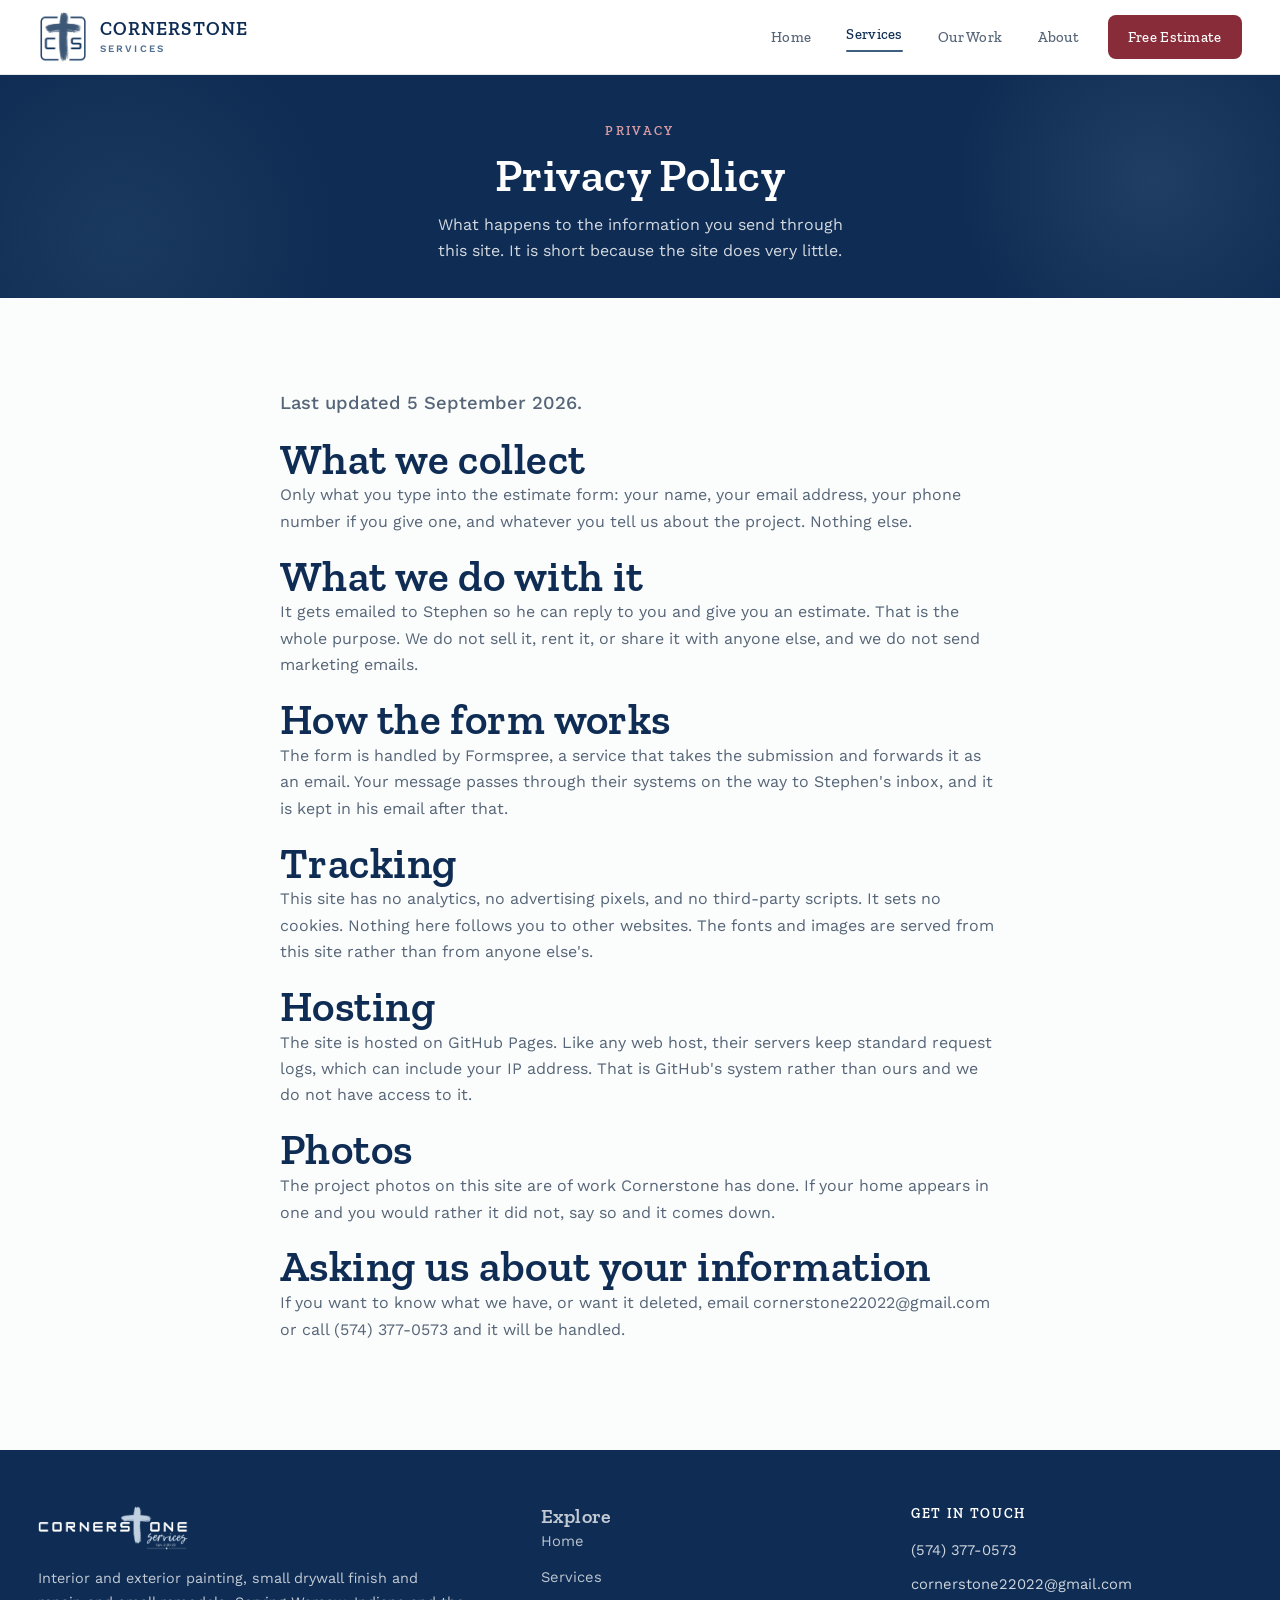
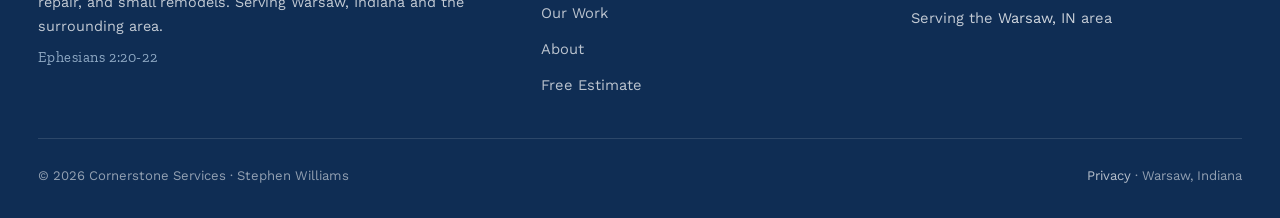
<file: privacy-policy.html>
<!DOCTYPE html>
<html lang="en">
<head>
<meta charset="UTF-8">
<meta name="viewport" content="width=device-width, initial-scale=1">
<meta name="color-scheme" content="light">
<meta name="supported-color-schemes" content="light">
<title>Privacy Policy | Cornerstone Services</title>
<meta name="description" content="How Cornerstone Services handles the information you send through this website. Plain language, no tracking, no data sold.">
<link rel="canonical" href="https://alexharper24.github.io/cornerstone-services/privacy-policy.html">
<meta name="geo.region" content="US-IN"><meta name="geo.placename" content="Warsaw, Indiana">
<meta name="theme-color" content="#0F2D54">
<meta property="og:type" content="website">
<meta property="og:title" content="Privacy Policy | Cornerstone Services">
<meta property="og:description" content="Small drywall repair and finishing in Warsaw, Indiana, ready to paint.">
<meta property="og:url" content="https://alexharper24.github.io/cornerstone-services/privacy-policy.html">
<meta property="og:image" content="https://alexharper24.github.io/cornerstone-services/img/logo-icon.png">
<meta property="og:site_name" content="Cornerstone Services">
<meta name="twitter:card" content="summary_large_image">
<link rel="icon" href="favicon.ico?v=1" sizes="any">
<link rel="icon" type="image/png" href="img/favicon.png?v=1">
<link rel="preload" href="fonts/work-sans-variable.woff2" as="font" type="font/woff2" crossorigin>
<link rel="stylesheet" href="fonts/fonts.css?v=1">
<link rel="stylesheet" href="style.css?v=38">
</head>
<body>
<a class="skip-link" href="#main">Skip to content</a>

<header class="nav">
  <div class="wrap">
    <a href="index.html" class="brand" aria-label="Cornerstone Services home">
      <img class="mark" src="img/logo-icon.png" alt="Cornerstone Services logo">
      <span class="name">CORNERSTONE<span>Services</span></span>
    </a>
    <nav class="nav-links" id="navLinks">
      <a href="index.html">Home</a>
      <a href="services.html" class="active">Services</a>
      <a href="work.html">Our Work</a>
      <a href="about.html">About</a>
      <a href="contact.html" class="nav-cta">Free Estimate</a>
    </nav>
    <button class="nav-toggle" id="navToggle" aria-label="Menu" aria-expanded="false"><span></span><span></span><span></span></button>
  </div>
</header>

<main id="main">

<section class="page-hero">
  <div class="wrap">
    <span class="kicker">Privacy</span>
    <h1>Privacy Policy</h1>
    <p>What happens to the information you send through this site. It is short because the site does very little.</p>
  </div>
</section>

<section>
  <div class="wrap" style="max-width:720px">
    <div class="about-body reveal">
      <p class="about-lead">Last updated 5 September 2026.</p>

      <h2>What we collect</h2>
      <p>Only what you type into the estimate form: your name, your email address, your phone number if you give one, and whatever you tell us about the project. Nothing else.</p>

      <h2>What we do with it</h2>
      <p>It gets emailed to Stephen so he can reply to you and give you an estimate. That is the whole purpose. We do not sell it, rent it, or share it with anyone else, and we do not send marketing emails.</p>

      <h2>How the form works</h2>
      <p>The form is handled by Formspree, a service that takes the submission and forwards it as an email. Your message passes through their systems on the way to Stephen's inbox, and it is kept in his email after that.</p>

      <h2>Tracking</h2>
      <p>This site has no analytics, no advertising pixels, and no third-party scripts. It sets no cookies. Nothing here follows you to other websites. The fonts and images are served from this site rather than from anyone else's.</p>

      <h2>Hosting</h2>
      <p>The site is hosted on GitHub Pages. Like any web host, their servers keep standard request logs, which can include your IP address. That is GitHub's system rather than ours and we do not have access to it.</p>

      <h2>Photos</h2>
      <p>The project photos on this site are of work Cornerstone has done. If your home appears in one and you would rather it did not, say so and it comes down.</p>

      <h2>Asking us about your information</h2>
      <p>If you want to know what we have, or want it deleted, email <a href="mailto:cornerstone22022@gmail.com">cornerstone22022@gmail.com</a> or call <a href="tel:+15743770573">(574) 377-0573</a> and it will be handled.</p>
    </div>
  </div>
</section>

</main>

<footer class="footer">
  <div class="wrap">
    <div class="cols">
      <div>
        <img class="flogo" src="img/logo-mark-dark.png" alt="Cornerstone Services" loading="lazy">
        <p>Interior and exterior painting, small drywall finish and repair, and small remodels. Serving Warsaw, Indiana and the surrounding area.</p>
        <p class="footer-verse">Ephesians 2:20-22</p>
      </div>
      <div>
        <h3>Explore</h3>
        <ul>
          <li><a href="index.html">Home</a></li>
          <li><a href="services.html">Services</a></li>
          <li><a href="work.html">Our Work</a></li>
          <li><a href="about.html">About</a></li>
          <li><a href="contact.html">Free Estimate</a></li>
        </ul>
      </div>
      <div>
        <h4>Get in touch</h4>
        <div class="fcontact">
          <a href="tel:+15743770573">(574) 377-0573</a>
          <a href="mailto:cornerstone22022@gmail.com">cornerstone22022@gmail.com</a>
          <span>Serving the <a href="https://www.google.com/maps/search/?api=1&amp;query=Warsaw%2C+IN">Warsaw, IN</a> area</span>
        </div>
      </div>
    </div>
    <div class="footer-bottom">
      <span>&copy; <span id="year">2026</span> Cornerstone Services · Stephen Williams</span>
      <span><a href="privacy-policy.html">Privacy</a> &middot; Warsaw, Indiana</span>
    </div>
  </div>
</footer>

<script src="main.js?v=13"></script>
</body>
</html>
</file>
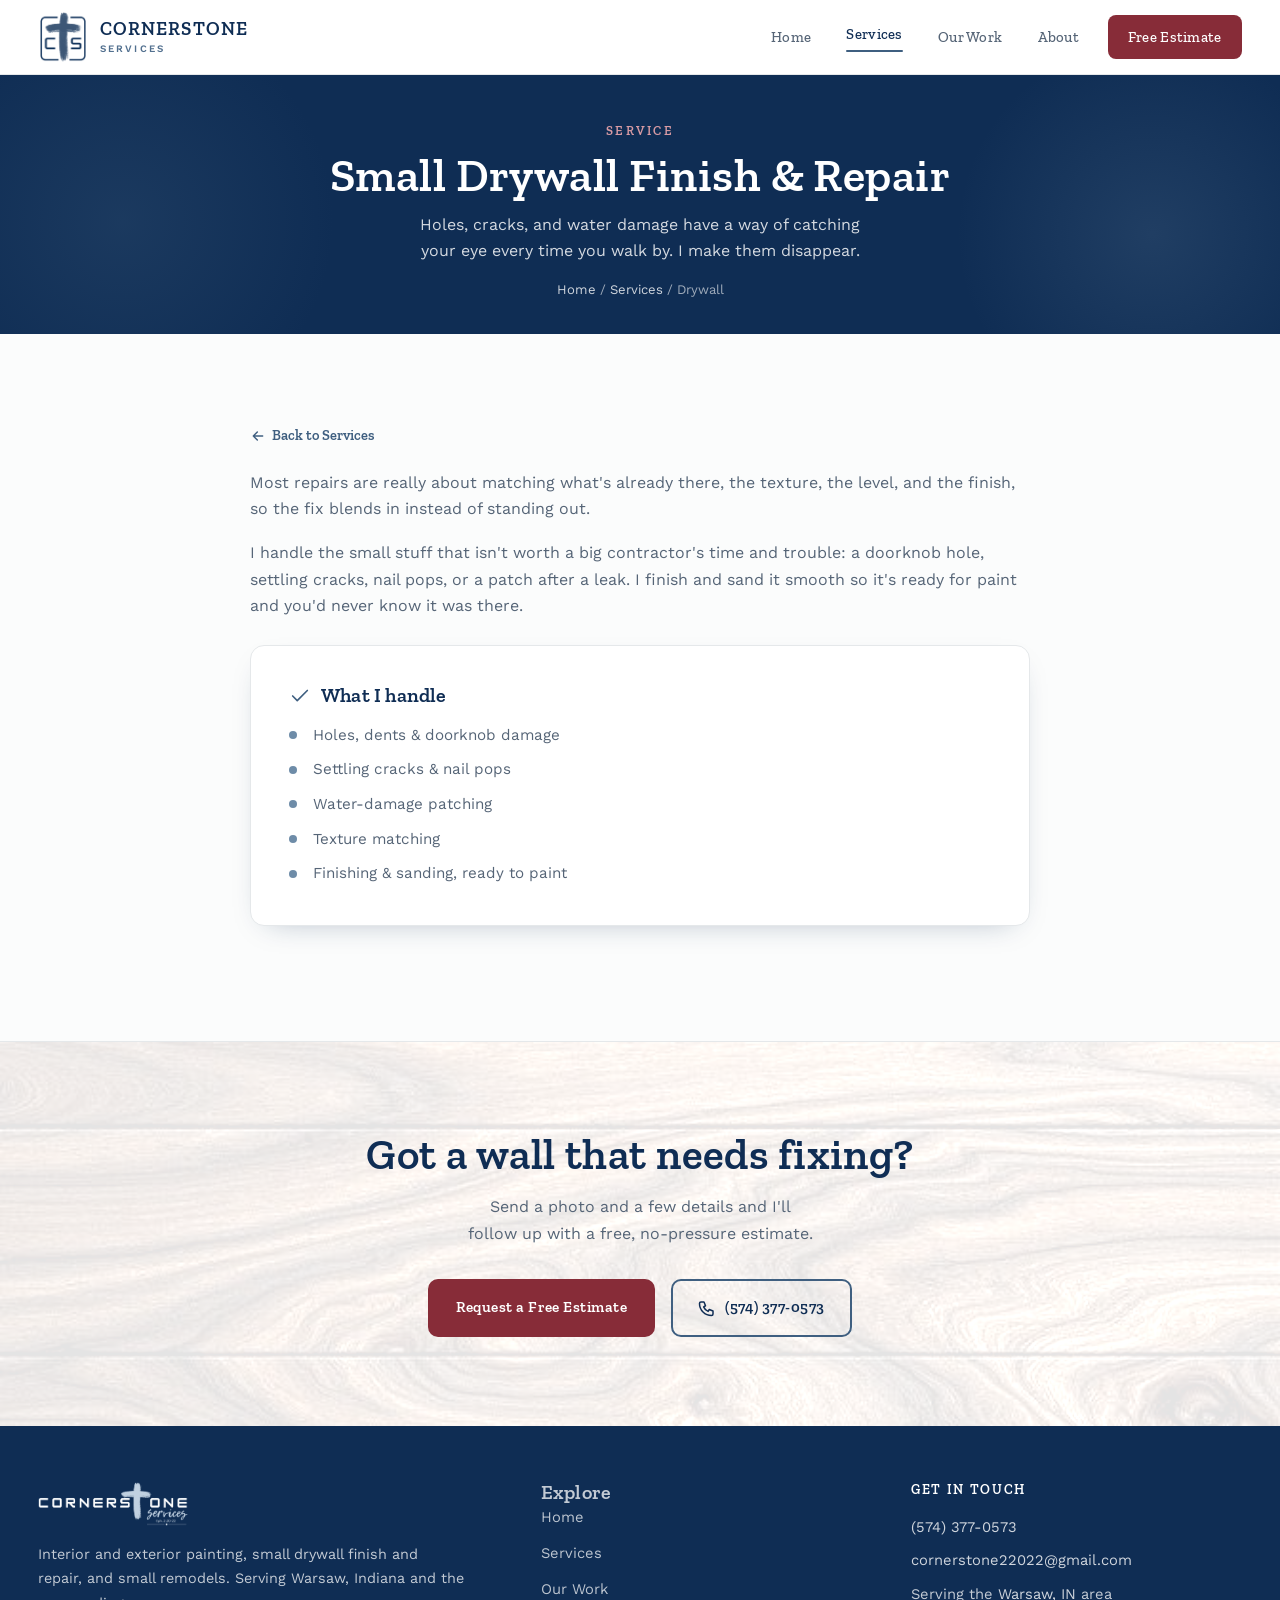
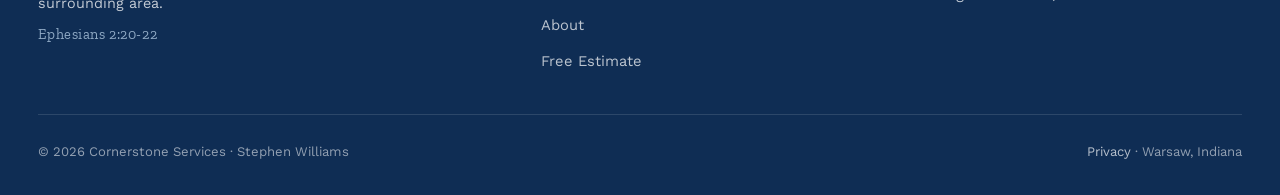
<file: service-drywall.html>
<!DOCTYPE html>
<html lang="en">
<head>
<meta charset="UTF-8">
<meta name="viewport" content="width=device-width, initial-scale=1">
<meta name="color-scheme" content="light">
<meta name="supported-color-schemes" content="light">
<title>Drywall Finish &amp; Repair in Warsaw, IN | Cornerstone Services</title>
<meta name="description" content="Small drywall repair and finishing in Warsaw, Indiana. Holes, cracks, nail pops, and water damage patched and blended smooth. Free estimates.">
<link rel="canonical" href="https://alexharper24.github.io/cornerstone-services/service-drywall.html">
<meta name="geo.region" content="US-IN"><meta name="geo.placename" content="Warsaw, Indiana">
<meta name="theme-color" content="#0F2D54">
<meta property="og:type" content="website">
<meta property="og:title" content="Drywall Finish & Repair | Cornerstone Services, Warsaw IN">
<meta property="og:description" content="Small drywall repair and finishing in Warsaw, Indiana. Holes, cracks, nail pops, and water damage patched and blended smooth. Free estimates.">
<meta property="og:url" content="https://alexharper24.github.io/cornerstone-services/service-drywall.html">
<meta property="og:image" content="https://alexharper24.github.io/cornerstone-services/img/logo-icon.png">
<meta property="og:site_name" content="Cornerstone Services">
<meta name="twitter:card" content="summary_large_image">
<link rel="icon" href="favicon.ico?v=1" sizes="any">
<link rel="icon" type="image/png" href="img/favicon.png?v=1">
<link rel="preload" href="fonts/work-sans-variable.woff2" as="font" type="font/woff2" crossorigin>
<link rel="stylesheet" href="fonts/fonts.css?v=1">
<link rel="stylesheet" href="style.css?v=38">
<script type="application/ld+json">
{
  "@context": "https://schema.org",
  "@type": "Service",
  "serviceType": "Drywall repair",
  "name": "Small Drywall Finish & Repair",
  "description": "Small drywall repair and finishing in Warsaw, Indiana. Holes, cracks, nail pops, and water damage patched and blended smooth.",
  "url": "https://alexharper24.github.io/cornerstone-services/service-drywall.html",
  "provider": {
    "@type": "HousePainter",
    "@id": "https://alexharper24.github.io/cornerstone-services/#business",
    "name": "Cornerstone Services",
    "telephone": "+1-574-377-0573",
    "email": "cornerstone22022@gmail.com",
    "url": "https://alexharper24.github.io/cornerstone-services/",
    "address": {
      "@type": "PostalAddress",
      "addressLocality": "Warsaw",
      "addressRegion": "IN",
      "addressCountry": "US"
    },
    "areaServed": "Warsaw, Indiana and surrounding area"
  },
  "areaServed": {
    "@type": "City",
    "name": "Warsaw",
    "addressRegion": "IN"
  }
}
</script>
</head>
<body>
<a class="skip-link" href="#main">Skip to content</a>

<header class="nav">
  <div class="wrap">
    <a href="index.html" class="brand" aria-label="Cornerstone Services home">
      <img class="mark" src="img/logo-icon.png" alt="Cornerstone Services logo">
      <span class="name">CORNERSTONE<span>Services</span></span>
    </a>
    <nav class="nav-links" id="navLinks">
      <a href="index.html">Home</a>
      <a href="services.html" class="active">Services</a>
      <a href="work.html">Our Work</a>
      <a href="about.html">About</a>
      <a href="contact.html" class="nav-cta">Free Estimate</a>
    </nav>
    <button class="nav-toggle" id="navToggle" aria-label="Menu" aria-expanded="false"><span></span><span></span><span></span></button>
  </div>
</header>

<main id="main">

<section class="page-hero">
  <div class="wrap">
    <span class="kicker">Service</span>
    <h1>Small Drywall Finish &amp; Repair</h1>
    <p>Holes, cracks, and water damage have a way of catching your eye every time you walk by. I make them disappear.</p>
    <div class="crumbs"><a href="index.html">Home</a> / <a href="services.html">Services</a> / Drywall</div>
  </div>
</section>

<section>
  <div class="wrap" style="max-width:780px">
      <a href="services.html" class="back-link"><svg viewBox="0 0 24 24" fill="none" stroke="currentColor" stroke-width="2.2" stroke-linecap="round" stroke-linejoin="round"><path d="M19 12H5M11 6l-6 6 6 6"/></svg> Back to Services</a>
    <div class="about-body reveal">
      <p>Most repairs are really about matching what's already there, the texture, the level, and the finish, so the fix blends in instead of standing out.</p>
      <p>I handle the small stuff that isn't worth a big contractor's time and trouble: a doorknob hole, settling cracks, nail pops, or a patch after a leak. I finish and sand it smooth so it's ready for paint and you'd never know it was there.</p>
      <div class="panel" style="margin:1.6rem 0">
        <h3><svg viewBox="0 0 24 24" fill="none" stroke="currentColor" stroke-width="1.8" stroke-linecap="round" stroke-linejoin="round"><path d="M20 6L9 17l-5-5"/></svg> What I handle</h3>
        <ul>
          <li>Holes, dents &amp; doorknob damage</li>
          <li>Settling cracks &amp; nail pops</li>
          <li>Water-damage patching</li>
          <li>Texture matching</li>
          <li>Finishing &amp; sanding, ready to paint</li>
        </ul>
      </div>
    </div>
  </div>
</section>

<section class="cta-ribbon">
  <div class="wrap reveal">
    <h2>Got a wall that needs fixing?</h2>
    <p>Send a photo and a few details and I'll follow up with a free, no-pressure estimate.</p>
    <div class="actions">
      <a href="contact.html" class="btn btn-red">Request a Free Estimate</a>
      <a href="tel:+15743770573" class="btn btn-outline-light">
        <svg viewBox="0 0 24 24" fill="none" stroke="currentColor" stroke-width="2" stroke-linecap="round" stroke-linejoin="round"><path d="M4 4h4l2 5-2.5 1.5a11 11 0 0 0 6 6L15 14l5 2v4a2 2 0 0 1-2 2A16 16 0 0 1 2 6a2 2 0 0 1 2-2z"/></svg>
        (574) 377-0573
      </a>
    </div>
  </div>
</section>

</main>

<footer class="footer">
  <div class="wrap">
    <div class="cols">
      <div>
        <img class="flogo" src="img/logo-mark-dark.png" alt="Cornerstone Services" loading="lazy">
        <p>Interior and exterior painting, small drywall finish and repair, and small remodels. Serving Warsaw, Indiana and the surrounding area.</p>
        <p class="footer-verse">Ephesians 2:20-22</p>
      </div>
      <div>
        <h3>Explore</h3>
        <ul>
          <li><a href="index.html">Home</a></li>
          <li><a href="services.html">Services</a></li>
          <li><a href="work.html">Our Work</a></li>
          <li><a href="about.html">About</a></li>
          <li><a href="contact.html">Free Estimate</a></li>
        </ul>
      </div>
      <div>
        <h4>Get in touch</h4>
        <div class="fcontact">
          <a href="tel:+15743770573">(574) 377-0573</a>
          <a href="mailto:cornerstone22022@gmail.com">cornerstone22022@gmail.com</a>
          <span>Serving the <a href="https://www.google.com/maps/search/?api=1&amp;query=Warsaw%2C+IN">Warsaw, IN</a> area</span>
        </div>
      </div>
    </div>
    <div class="footer-bottom">
      <span>&copy; <span id="year">2026</span> Cornerstone Services · Stephen Williams</span>
      <span><a href="privacy-policy.html">Privacy</a> &middot; Warsaw, Indiana</span>
    </div>
  </div>
</footer>

<script src="main.js?v=13"></script>
</body>
</html>
</file>
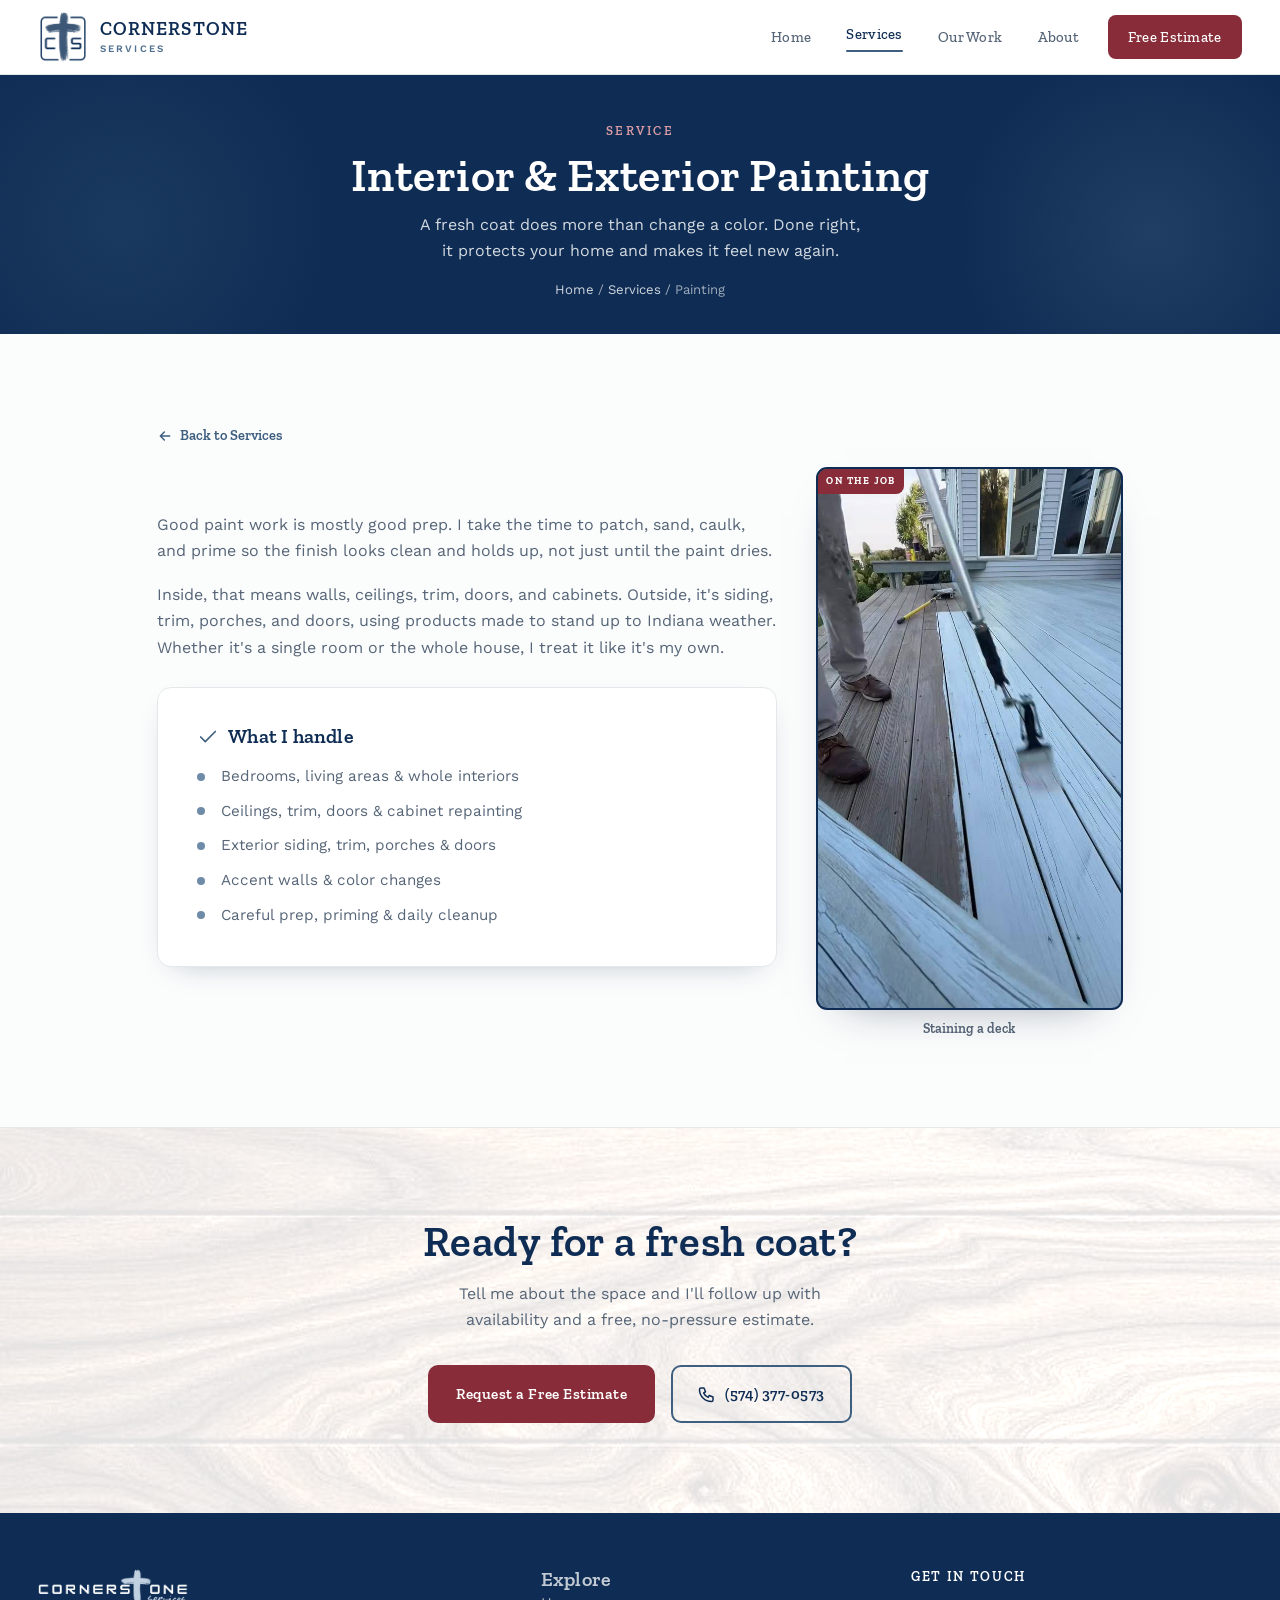
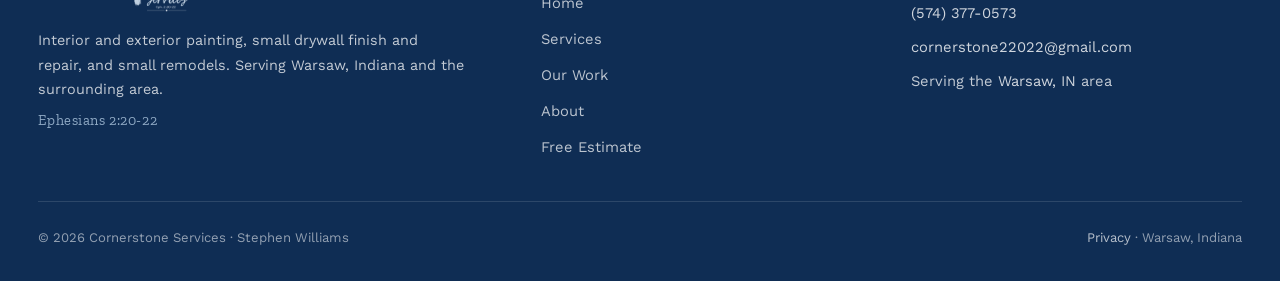
<file: service-painting.html>
<!DOCTYPE html>
<html lang="en">
<head>
<meta charset="UTF-8">
<meta name="viewport" content="width=device-width, initial-scale=1">
<meta name="color-scheme" content="light">
<meta name="supported-color-schemes" content="light">
<title>Interior &amp; Exterior Painting in Warsaw, IN | Cornerstone</title>
<meta name="description" content="Interior and exterior house painting in Warsaw, Indiana. Careful prep, clean lines, and finishes built to last. Request a free estimate.">
<link rel="canonical" href="https://alexharper24.github.io/cornerstone-services/service-painting.html">
<meta name="geo.region" content="US-IN"><meta name="geo.placename" content="Warsaw, Indiana">
<meta name="theme-color" content="#0F2D54">
<meta property="og:type" content="website">
<meta property="og:title" content="Interior & Exterior Painting | Cornerstone Services, Warsaw IN">
<meta property="og:description" content="Careful interior and exterior house painting in Warsaw, Indiana.">
<meta property="og:url" content="https://alexharper24.github.io/cornerstone-services/service-painting.html">
<meta property="og:image" content="https://alexharper24.github.io/cornerstone-services/img/work-exterior-home.jpg">
<meta property="og:site_name" content="Cornerstone Services">
<meta name="twitter:card" content="summary_large_image">
<link rel="icon" href="favicon.ico?v=1" sizes="any">
<link rel="icon" type="image/png" href="img/favicon.png?v=1">
<link rel="preload" href="fonts/work-sans-variable.woff2" as="font" type="font/woff2" crossorigin>
<link rel="stylesheet" href="fonts/fonts.css?v=1">
<link rel="stylesheet" href="style.css?v=38">
<script type="application/ld+json">
{
  "@context": "https://schema.org",
  "@type": "Service",
  "serviceType": "Painting",
  "name": "Interior & Exterior Painting",
  "description": "Interior and exterior house painting in Warsaw, Indiana. Careful prep, clean lines, and finishes built to last.",
  "url": "https://alexharper24.github.io/cornerstone-services/service-painting.html",
  "provider": {
    "@type": "HousePainter",
    "@id": "https://alexharper24.github.io/cornerstone-services/#business",
    "name": "Cornerstone Services",
    "telephone": "+1-574-377-0573",
    "email": "cornerstone22022@gmail.com",
    "url": "https://alexharper24.github.io/cornerstone-services/",
    "address": {
      "@type": "PostalAddress",
      "addressLocality": "Warsaw",
      "addressRegion": "IN",
      "addressCountry": "US"
    },
    "areaServed": "Warsaw, Indiana and surrounding area"
  },
  "areaServed": {
    "@type": "City",
    "name": "Warsaw",
    "addressRegion": "IN"
  }
}
</script>
</head>
<body>
<a class="skip-link" href="#main">Skip to content</a>

<header class="nav">
  <div class="wrap">
    <a href="index.html" class="brand" aria-label="Cornerstone Services home">
      <img class="mark" src="img/logo-icon.png" alt="Cornerstone Services logo">
      <span class="name">CORNERSTONE<span>Services</span></span>
    </a>
    <nav class="nav-links" id="navLinks">
      <a href="index.html">Home</a>
      <a href="services.html" class="active">Services</a>
      <a href="work.html">Our Work</a>
      <a href="about.html">About</a>
      <a href="contact.html" class="nav-cta">Free Estimate</a>
    </nav>
    <button class="nav-toggle" id="navToggle" aria-label="Menu" aria-expanded="false"><span></span><span></span><span></span></button>
  </div>
</header>

<main id="main">

<section class="page-hero">
  <div class="wrap">
    <span class="kicker">Service</span>
    <h1>Interior &amp; Exterior Painting</h1>
    <p>A fresh coat does more than change a color. Done right, it protects your home and makes it feel new again.</p>
    <div class="crumbs"><a href="index.html">Home</a> / <a href="services.html">Services</a> / Painting</div>
  </div>
</section>

<section>
  <div class="wrap">
    <div class="svc-flank reveal">
      <a href="services.html" class="back-link"><svg viewBox="0 0 24 24" fill="none" stroke="currentColor" stroke-width="2.2" stroke-linecap="round" stroke-linejoin="round"><path d="M19 12H5M11 6l-6 6 6 6"/></svg> Back to Services</a>

      <div class="about-body svc-copy">
        <p>Good paint work is mostly good prep. I take the time to patch, sand, caulk, and prime so the finish looks clean and holds up, not just until the paint dries.</p>
        <p>Inside, that means walls, ceilings, trim, doors, and cabinets. Outside, it's siding, trim, porches, and doors, using products made to stand up to Indiana weather. Whether it's a single room or the whole house, I treat it like it's my own.</p>
        <div class="panel" style="margin:1.6rem 0">
          <h3><svg viewBox="0 0 24 24" fill="none" stroke="currentColor" stroke-width="1.8" stroke-linecap="round" stroke-linejoin="round"><path d="M20 6L9 17l-5-5"/></svg> What I handle</h3>
          <ul>
            <li>Bedrooms, living areas &amp; whole interiors</li>
            <li>Ceilings, trim, doors &amp; cabinet repainting</li>
            <li>Exterior siding, trim, porches &amp; doors</li>
            <li>Accent walls &amp; color changes</li>
            <li>Careful prep, priming &amp; daily cleanup</li>
          </ul>
        </div>
      </div>

      <figure class="reel-col">
        <div class="reel-media">
          <video class="reel" poster="img/deck-reel-poster.jpg"
                 muted loop playsinline preload="metadata" width="720" height="1280"
                 aria-label="Applying a light grey stain to a deck, board by board">
            <source src="video/deck-reel.mp4" type="video/mp4">
          </video>
        </div>
        <figcaption>Staining a deck</figcaption>
      </figure>

    </div>
  </div>
</section>

<section class="cta-ribbon">
  <div class="wrap reveal">
    <h2>Ready for a fresh coat?</h2>
    <p>Tell me about the space and I'll follow up with availability and a free, no-pressure estimate.</p>
    <div class="actions">
      <a href="contact.html" class="btn btn-red">Request a Free Estimate</a>
      <a href="tel:+15743770573" class="btn btn-outline-light">
        <svg viewBox="0 0 24 24" fill="none" stroke="currentColor" stroke-width="2" stroke-linecap="round" stroke-linejoin="round"><path d="M4 4h4l2 5-2.5 1.5a11 11 0 0 0 6 6L15 14l5 2v4a2 2 0 0 1-2 2A16 16 0 0 1 2 6a2 2 0 0 1 2-2z"/></svg>
        (574) 377-0573
      </a>
    </div>
  </div>
</section>

</main>

<footer class="footer">
  <div class="wrap">
    <div class="cols">
      <div>
        <img class="flogo" src="img/logo-mark-dark.png" alt="Cornerstone Services" loading="lazy">
        <p>Interior and exterior painting, small drywall finish and repair, and small remodels. Serving Warsaw, Indiana and the surrounding area.</p>
        <p class="footer-verse">Ephesians 2:20-22</p>
      </div>
      <div>
        <h3>Explore</h3>
        <ul>
          <li><a href="index.html">Home</a></li>
          <li><a href="services.html">Services</a></li>
          <li><a href="work.html">Our Work</a></li>
          <li><a href="about.html">About</a></li>
          <li><a href="contact.html">Free Estimate</a></li>
        </ul>
      </div>
      <div>
        <h4>Get in touch</h4>
        <div class="fcontact">
          <a href="tel:+15743770573">(574) 377-0573</a>
          <a href="mailto:cornerstone22022@gmail.com">cornerstone22022@gmail.com</a>
          <span>Serving the <a href="https://www.google.com/maps/search/?api=1&amp;query=Warsaw%2C+IN">Warsaw, IN</a> area</span>
        </div>
      </div>
    </div>
    <div class="footer-bottom">
      <span>&copy; <span id="year">2026</span> Cornerstone Services · Stephen Williams</span>
      <span><a href="privacy-policy.html">Privacy</a> &middot; Warsaw, Indiana</span>
    </div>
  </div>
</footer>

<script src="main.js?v=13"></script>
</body>
</html>
</file>
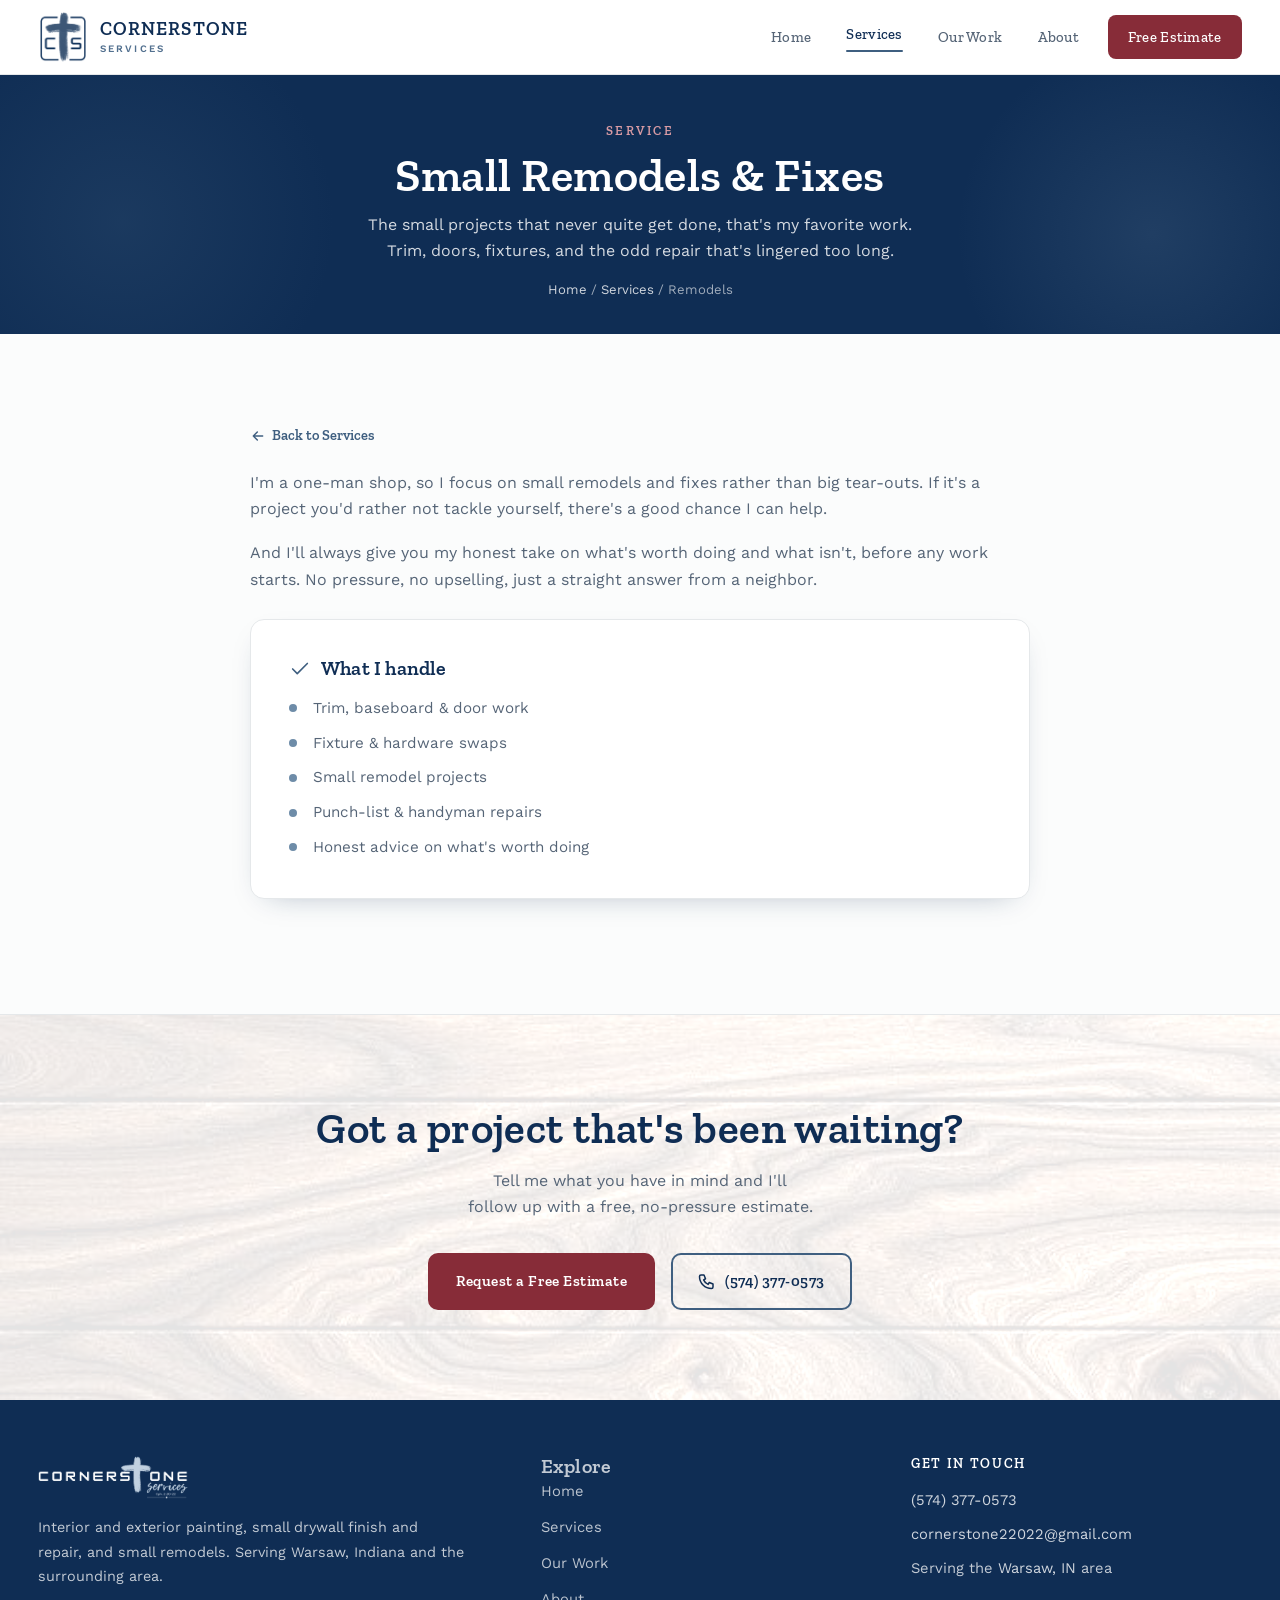
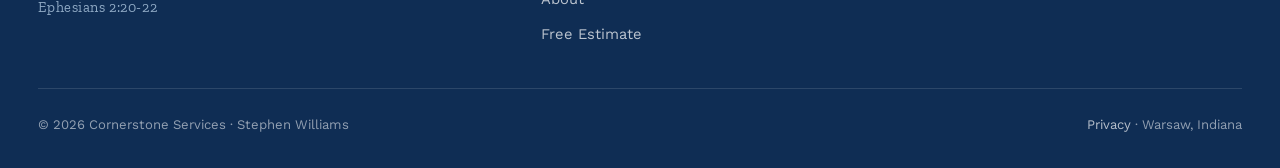
<file: service-remodel.html>
<!DOCTYPE html>
<html lang="en">
<head>
<meta charset="UTF-8">
<meta name="viewport" content="width=device-width, initial-scale=1">
<meta name="color-scheme" content="light">
<meta name="supported-color-schemes" content="light">
<title>Small Remodels &amp; Fixes in Warsaw, IN | Cornerstone Services</title>
<meta name="description" content="Small remodels, trim work, fixture swaps, and handyman repairs in Warsaw, Indiana. The jobs that sat on your list too long, done right.">
<link rel="canonical" href="https://alexharper24.github.io/cornerstone-services/service-remodel.html">
<meta name="geo.region" content="US-IN"><meta name="geo.placename" content="Warsaw, Indiana">
<meta name="theme-color" content="#0F2D54">
<meta property="og:type" content="website">
<meta property="og:title" content="Small Remodels & Fixes | Cornerstone Services, Warsaw IN">
<meta property="og:description" content="Small remodels, trim, fixtures, and handyman repairs in Warsaw, Indiana.">
<meta property="og:url" content="https://alexharper24.github.io/cornerstone-services/service-remodel.html">
<meta property="og:image" content="https://alexharper24.github.io/cornerstone-services/img/logo-icon.png">
<meta property="og:site_name" content="Cornerstone Services">
<meta name="twitter:card" content="summary_large_image">
<link rel="icon" href="favicon.ico?v=1" sizes="any">
<link rel="icon" type="image/png" href="img/favicon.png?v=1">
<link rel="preload" href="fonts/work-sans-variable.woff2" as="font" type="font/woff2" crossorigin>
<link rel="stylesheet" href="fonts/fonts.css?v=1">
<link rel="stylesheet" href="style.css?v=38">
<script type="application/ld+json">
{
  "@context": "https://schema.org",
  "@type": "Service",
  "serviceType": "Home remodeling",
  "name": "Small Remodels & Fixes",
  "description": "Small remodels, trim work, fixture swaps, and handyman repairs in Warsaw, Indiana.",
  "url": "https://alexharper24.github.io/cornerstone-services/service-remodel.html",
  "provider": {
    "@type": "HousePainter",
    "@id": "https://alexharper24.github.io/cornerstone-services/#business",
    "name": "Cornerstone Services",
    "telephone": "+1-574-377-0573",
    "email": "cornerstone22022@gmail.com",
    "url": "https://alexharper24.github.io/cornerstone-services/",
    "address": {
      "@type": "PostalAddress",
      "addressLocality": "Warsaw",
      "addressRegion": "IN",
      "addressCountry": "US"
    },
    "areaServed": "Warsaw, Indiana and surrounding area"
  },
  "areaServed": {
    "@type": "City",
    "name": "Warsaw",
    "addressRegion": "IN"
  }
}
</script>
</head>
<body>
<a class="skip-link" href="#main">Skip to content</a>

<header class="nav">
  <div class="wrap">
    <a href="index.html" class="brand" aria-label="Cornerstone Services home">
      <img class="mark" src="img/logo-icon.png" alt="Cornerstone Services logo">
      <span class="name">CORNERSTONE<span>Services</span></span>
    </a>
    <nav class="nav-links" id="navLinks">
      <a href="index.html">Home</a>
      <a href="services.html" class="active">Services</a>
      <a href="work.html">Our Work</a>
      <a href="about.html">About</a>
      <a href="contact.html" class="nav-cta">Free Estimate</a>
    </nav>
    <button class="nav-toggle" id="navToggle" aria-label="Menu" aria-expanded="false"><span></span><span></span><span></span></button>
  </div>
</header>

<main id="main">

<section class="page-hero">
  <div class="wrap">
    <span class="kicker">Service</span>
    <h1>Small Remodels &amp; Fixes</h1>
    <p>The small projects that never quite get done, that's my favorite work. Trim, doors, fixtures, and the odd repair that's lingered too long.</p>
    <div class="crumbs"><a href="index.html">Home</a> / <a href="services.html">Services</a> / Remodels</div>
  </div>
</section>

<section>
  <div class="wrap" style="max-width:780px">
      <a href="services.html" class="back-link"><svg viewBox="0 0 24 24" fill="none" stroke="currentColor" stroke-width="2.2" stroke-linecap="round" stroke-linejoin="round"><path d="M19 12H5M11 6l-6 6 6 6"/></svg> Back to Services</a>
    <div class="about-body reveal">
      <p>I'm a one-man shop, so I focus on small remodels and fixes rather than big tear-outs. If it's a project you'd rather not tackle yourself, there's a good chance I can help.</p>
      <p>And I'll always give you my honest take on what's worth doing and what isn't, before any work starts. No pressure, no upselling, just a straight answer from a neighbor.</p>
      <div class="panel" style="margin:1.6rem 0">
        <h3><svg viewBox="0 0 24 24" fill="none" stroke="currentColor" stroke-width="1.8" stroke-linecap="round" stroke-linejoin="round"><path d="M20 6L9 17l-5-5"/></svg> What I handle</h3>
        <ul>
          <li>Trim, baseboard &amp; door work</li>
          <li>Fixture &amp; hardware swaps</li>
          <li>Small remodel projects</li>
          <li>Punch-list &amp; handyman repairs</li>
          <li>Honest advice on what's worth doing</li>
        </ul>
      </div>
    </div>
  </div>
</section>

<section class="cta-ribbon">
  <div class="wrap reveal">
    <h2>Got a project that's been waiting?</h2>
    <p>Tell me what you have in mind and I'll follow up with a free, no-pressure estimate.</p>
    <div class="actions">
      <a href="contact.html" class="btn btn-red">Request a Free Estimate</a>
      <a href="tel:+15743770573" class="btn btn-outline-light">
        <svg viewBox="0 0 24 24" fill="none" stroke="currentColor" stroke-width="2" stroke-linecap="round" stroke-linejoin="round"><path d="M4 4h4l2 5-2.5 1.5a11 11 0 0 0 6 6L15 14l5 2v4a2 2 0 0 1-2 2A16 16 0 0 1 2 6a2 2 0 0 1 2-2z"/></svg>
        (574) 377-0573
      </a>
    </div>
  </div>
</section>

</main>

<footer class="footer">
  <div class="wrap">
    <div class="cols">
      <div>
        <img class="flogo" src="img/logo-mark-dark.png" alt="Cornerstone Services" loading="lazy">
        <p>Interior and exterior painting, small drywall finish and repair, and small remodels. Serving Warsaw, Indiana and the surrounding area.</p>
        <p class="footer-verse">Ephesians 2:20-22</p>
      </div>
      <div>
        <h3>Explore</h3>
        <ul>
          <li><a href="index.html">Home</a></li>
          <li><a href="services.html">Services</a></li>
          <li><a href="work.html">Our Work</a></li>
          <li><a href="about.html">About</a></li>
          <li><a href="contact.html">Free Estimate</a></li>
        </ul>
      </div>
      <div>
        <h4>Get in touch</h4>
        <div class="fcontact">
          <a href="tel:+15743770573">(574) 377-0573</a>
          <a href="mailto:cornerstone22022@gmail.com">cornerstone22022@gmail.com</a>
          <span>Serving the <a href="https://www.google.com/maps/search/?api=1&amp;query=Warsaw%2C+IN">Warsaw, IN</a> area</span>
        </div>
      </div>
    </div>
    <div class="footer-bottom">
      <span>&copy; <span id="year">2026</span> Cornerstone Services · Stephen Williams</span>
      <span><a href="privacy-policy.html">Privacy</a> &middot; Warsaw, Indiana</span>
    </div>
  </div>
</footer>

<script src="main.js?v=13"></script>
</body>
</html>
</file>
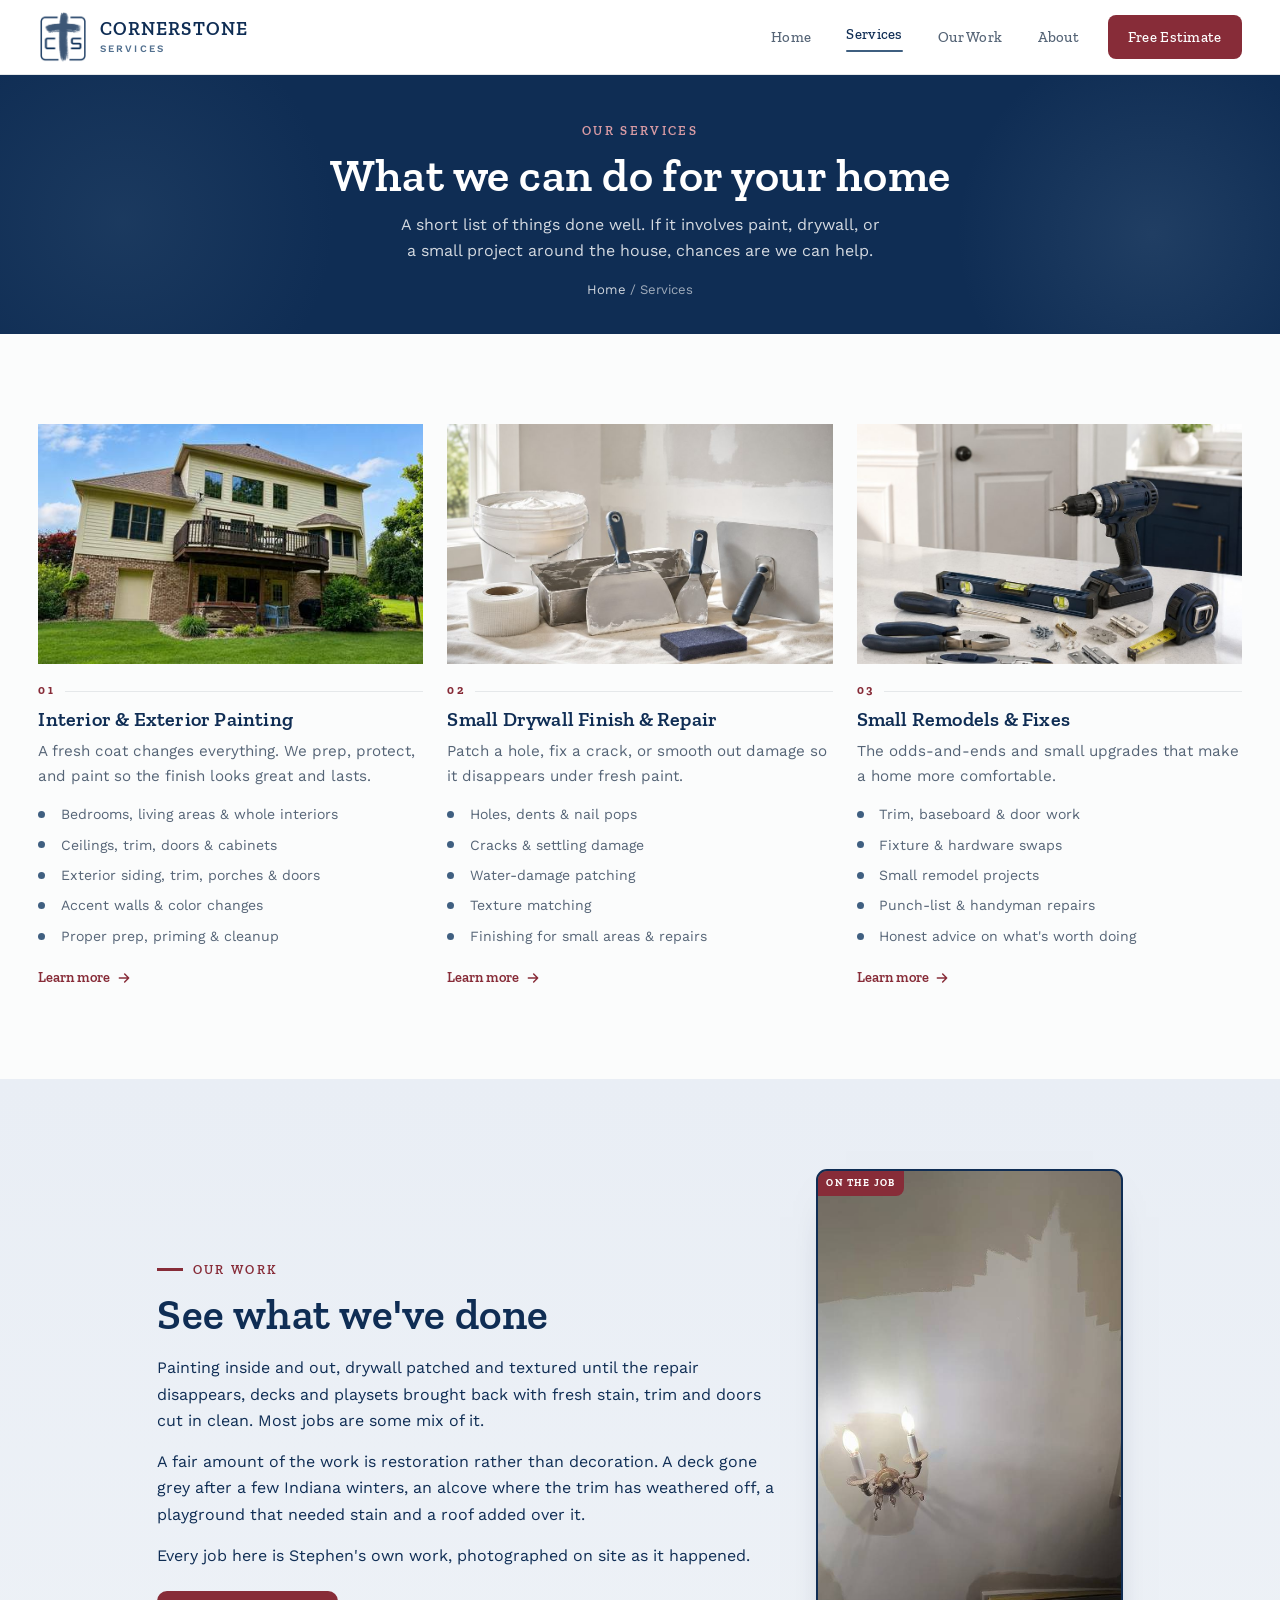
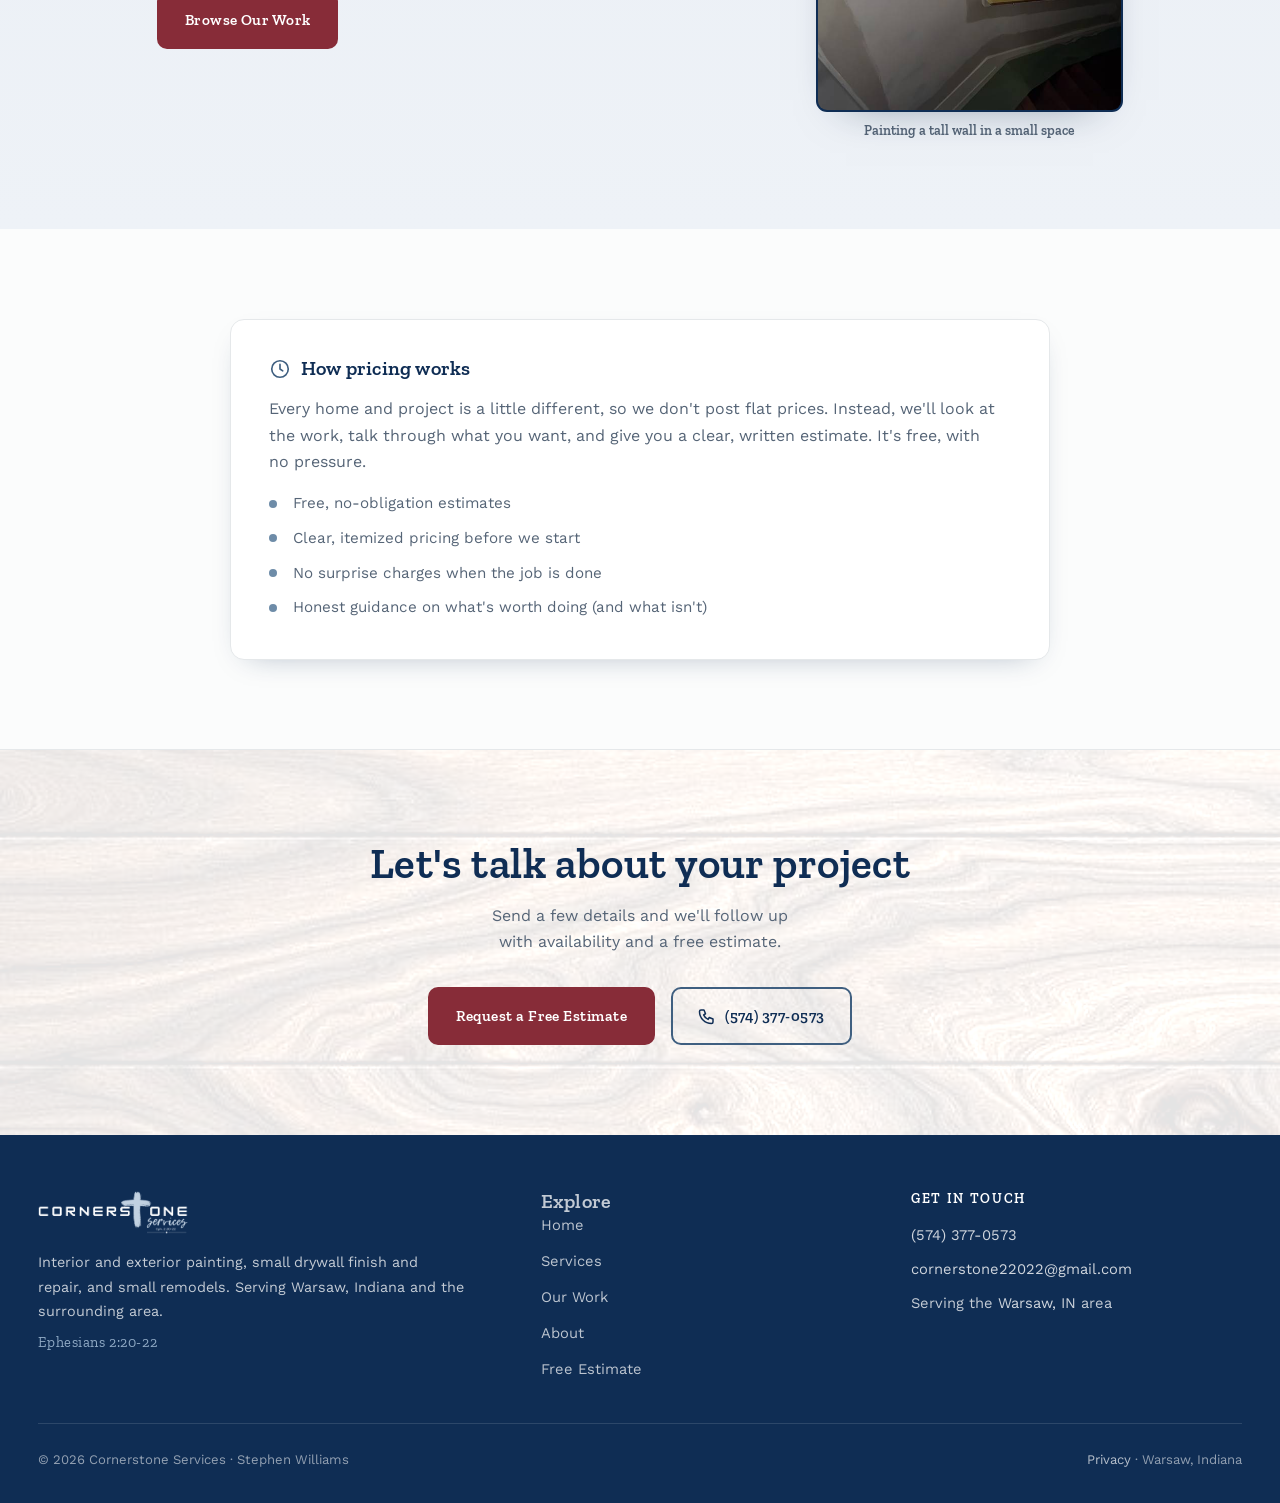
<file: services.html>
<!DOCTYPE html>
<html lang="en">
<head>
<meta charset="UTF-8">
<meta name="viewport" content="width=device-width, initial-scale=1">
<meta name="color-scheme" content="light">
<meta name="supported-color-schemes" content="light">
<title>Painting, Drywall &amp; Remodels in Warsaw, IN | Cornerstone</title>
<meta name="description" content="Interior and exterior painting, small drywall repair, trim, doors and small remodels in Warsaw, Indiana. Honest work, fair prices, free estimates.">
<link rel="canonical" href="https://alexharper24.github.io/cornerstone-services/services.html">
<meta name="geo.region" content="US-IN"><meta name="geo.placename" content="Warsaw, Indiana">
<meta name="theme-color" content="#0F2D54">
<meta property="og:type" content="website">
<meta property="og:title" content="Services | Cornerstone Services, Warsaw IN">
<meta property="og:description" content="Painting, drywall repair, and small remodels in Warsaw, Indiana. Request a free estimate.">
<meta property="og:url" content="https://alexharper24.github.io/cornerstone-services/services.html">
<meta property="og:image" content="https://alexharper24.github.io/cornerstone-services/img/logo-icon.png">
<meta property="og:site_name" content="Cornerstone Services">
<meta name="twitter:card" content="summary_large_image">
<link rel="icon" href="favicon.ico?v=1" sizes="any">
<link rel="icon" type="image/png" href="img/favicon.png?v=1">
<link rel="preload" href="fonts/work-sans-variable.woff2" as="font" type="font/woff2" crossorigin>
<link rel="stylesheet" href="fonts/fonts.css?v=1">
<link rel="stylesheet" href="style.css?v=38">
<script type="application/ld+json">
{
  "@context": "https://schema.org",
  "@type": "ItemList",
  "name": "Cornerstone Services offerings",
  "itemListElement": [
    {
      "@type": "ListItem",
      "position": 1,
      "name": "Interior & Exterior Painting",
      "url": "https://alexharper24.github.io/cornerstone-services/service-painting.html"
    },
    {
      "@type": "ListItem",
      "position": 2,
      "name": "Small Drywall Finish & Repair",
      "url": "https://alexharper24.github.io/cornerstone-services/service-drywall.html"
    },
    {
      "@type": "ListItem",
      "position": 3,
      "name": "Small Remodels & Fixes",
      "url": "https://alexharper24.github.io/cornerstone-services/service-remodel.html"
    }
  ]
}
</script>
</head>
<body>
<a class="skip-link" href="#main">Skip to content</a>

<!-- ===== HEADER ===== -->
<header class="nav">
  <div class="wrap">
    <a href="index.html" class="brand" aria-label="Cornerstone Services home">
      <img class="mark" src="img/logo-icon.png" alt="Cornerstone Services logo">
      <span class="name">CORNERSTONE<span>Services</span></span>
    </a>
    <nav class="nav-links" id="navLinks">
      <a href="index.html">Home</a>
      <a href="services.html" class="active">Services</a>
      <a href="work.html">Our Work</a>
      <a href="about.html">About</a>
      <a href="contact.html" class="nav-cta">Free Estimate</a>
    </nav>
    <button class="nav-toggle" id="navToggle" aria-label="Menu" aria-expanded="false">
      <span></span><span></span><span></span>
    </button>
  </div>
</header>

<main id="main">

<!-- ===== PAGE HERO ===== -->
<section class="page-hero">
  <div class="wrap">
    <span class="kicker">Our Services</span>
    <h1>What we can do for your home</h1>
    <p>A short list of things done well. If it involves paint, drywall, or a small project around the house, chances are we can help.</p>
    <div class="crumbs"><a href="index.html">Home</a> / Services</div>
  </div>
</section>

<!-- ===== SERVICE DETAIL ===== -->
<section>
  <div class="wrap">
    <div class="svc-grid">
      <a href="service-painting.html" class="svc-card has-photo reveal">
        <span class="svc-no">01</span>
        <div class="svc-photo"><img src="img/work-exterior-home.jpg?v=2" alt="Freshly painted two-story home exterior in the Warsaw, IN area" width="1500" height="1125" loading="lazy" srcset="img/work-exterior-home-480.jpg?v=2 480w, img/work-exterior-home-800.jpg?v=2 800w, img/work-exterior-home.jpg?v=2 1500w" sizes="(max-width:680px) 92vw, (max-width:1100px) 46vw, 30vw"></div>
        <div class="ic"><svg viewBox="0 0 24 24" fill="none" stroke="currentColor" stroke-width="1.7" stroke-linecap="round" stroke-linejoin="round"><rect x="3" y="4" width="14" height="6" rx="1"/><path d="M17 7h3v4h-6M11 10v3a1 1 0 0 1-1 1H9v6h2"/></svg></div>
        <h3>Interior &amp; Exterior Painting</h3>
        <p>A fresh coat changes everything. We prep, protect, and paint so the finish looks great and lasts.</p>
        <ul>
          <li>Bedrooms, living areas &amp; whole interiors</li>
          <li>Ceilings, trim, doors &amp; cabinets</li>
          <li>Exterior siding, trim, porches &amp; doors</li>
          <li>Accent walls &amp; color changes</li>
          <li>Proper prep, priming &amp; cleanup</li>
        </ul>
        <span class="card-more">Learn more <svg viewBox="0 0 24 24" fill="none" stroke="currentColor" stroke-width="2.2" stroke-linecap="round" stroke-linejoin="round"><path d="M5 12h14M13 6l6 6-6 6"/></svg></span>
      </a>
      <a href="service-drywall.html" class="svc-card has-photo reveal">
        <span class="svc-no">02</span>
        <div class="svc-photo"><img src="img/svc-drywall.jpg" alt="Drywall knives, joint compound, tape and sanding sponge in a room being patched" width="900" height="675" loading="lazy"></div>
        <div class="ic"><svg viewBox="0 0 24 24" fill="none" stroke="currentColor" stroke-width="1.7" stroke-linecap="round" stroke-linejoin="round"><path d="M15 3l6 6-2 2-6-6zM13 5L4 14v6h6l9-9"/></svg></div>
        <h3>Small Drywall Finish &amp; Repair</h3>
        <p>Patch a hole, fix a crack, or smooth out damage so it disappears under fresh paint.</p>
        <ul>
          <li>Holes, dents &amp; nail pops</li>
          <li>Cracks &amp; settling damage</li>
          <li>Water-damage patching</li>
          <li>Texture matching</li>
          <li>Finishing for small areas &amp; repairs</li>
        </ul>
        <span class="card-more">Learn more <svg viewBox="0 0 24 24" fill="none" stroke="currentColor" stroke-width="2.2" stroke-linecap="round" stroke-linejoin="round"><path d="M5 12h14M13 6l6 6-6 6"/></svg></span>
      </a>
      <a href="service-remodel.html" class="svc-card has-photo reveal">
        <span class="svc-no">03</span>
        <div class="svc-photo"><img src="img/svc-remodel.jpg" alt="Cordless drill, level, tape measure and hinges laid out for a small remodel" width="900" height="675" loading="lazy"></div>
        <div class="ic"><svg viewBox="0 0 24 24" fill="none" stroke="currentColor" stroke-width="1.7" stroke-linecap="round" stroke-linejoin="round"><path d="M14 6l4 4M3 21l9-9M17.5 2.5a3.5 3.5 0 0 0 0 5L14 11l-1-1 3.5-3.5a1.5 1.5 0 0 1-2-2L18 1z"/></svg></div>
        <h3>Small Remodels &amp; Fixes</h3>
        <p>The odds-and-ends and small upgrades that make a home more comfortable.</p>
        <ul>
          <li>Trim, baseboard &amp; door work</li>
          <li>Fixture &amp; hardware swaps</li>
          <li>Small remodel projects</li>
          <li>Punch-list &amp; handyman repairs</li>
          <li>Honest advice on what's worth doing</li>
        </ul>
        <span class="card-more">Learn more <svg viewBox="0 0 24 24" fill="none" stroke="currentColor" stroke-width="2.2" stroke-linecap="round" stroke-linejoin="round"><path d="M5 12h14M13 6l6 6-6 6"/></svg></span>
      </a>
    </div>
  </div>
</section>

<!-- ===== WORK GALLERY ===== -->
<section class="band">
  <div class="wrap">
    <div class="svc-flank reveal">
      <div class="svc-copy">
        <div class="sec-head">
          <span class="kicker">Our Work</span>
          <h2>See what we've done</h2>
        </div>
        <p>Painting inside and out, drywall patched and textured until the repair disappears, decks and playsets brought back with fresh stain, trim and doors cut in clean. Most jobs are some mix of it.</p>
        <p>A fair amount of the work is restoration rather than decoration. A deck gone grey after a few Indiana winters, an alcove where the trim has weathered off, a playground that needed stain and a roof added over it.</p>
        <p>Every job here is Stephen's own work, photographed on site as it happened.</p>
        <a href="work.html" class="btn btn-red">Browse Our Work</a>
      </div>
      <figure class="reel-col">
        <div class="reel-media">
          <video class="reel" poster="img/wall-reel-poster.jpg"
                 muted loop playsinline preload="metadata" width="720" height="1280"
                 aria-label="Rolling fresh paint onto a tall interior wall in a tight space">
            <source src="video/wall-reel.mp4" type="video/mp4">
          </video>
        </div>
        <figcaption>Painting a tall wall in a small space</figcaption>
      </figure>
    </div>
  </div>
</section>

<!-- ===== PRICING / GOOD TO KNOW ===== -->
<section>
  <div class="wrap" style="max-width:820px">
    <div class="panel reveal">
      <h3><svg viewBox="0 0 24 24" fill="none" stroke="currentColor" stroke-width="1.8" stroke-linecap="round" stroke-linejoin="round"><circle cx="12" cy="12" r="9"/><path d="M12 7v5l3 2"/></svg> How pricing works</h3>
      <p>Every home and project is a little different, so we don't post flat prices. Instead, we'll look at the work, talk through what you want, and give you a clear, written estimate. It's free, with no pressure.</p>
      <ul>
        <li>Free, no-obligation estimates</li>
        <li>Clear, itemized pricing before we start</li>
        <li>No surprise charges when the job is done</li>
        <li>Honest guidance on what's worth doing (and what isn't)</li>
      </ul>
    </div>
  </div>
</section>

<!-- ===== CTA RIBBON ===== -->
<section class="cta-ribbon">
  <div class="wrap reveal">
    <h2>Let's talk about your project</h2>
    <p>Send a few details and we'll follow up with availability and a free estimate.</p>
    <div class="actions">
      <a href="contact.html" class="btn btn-red">Request a Free Estimate</a>
      <a href="tel:+15743770573" class="btn btn-outline-light">
        <svg viewBox="0 0 24 24" fill="none" stroke="currentColor" stroke-width="2" stroke-linecap="round" stroke-linejoin="round"><path d="M4 4h4l2 5-2.5 1.5a11 11 0 0 0 6 6L15 14l5 2v4a2 2 0 0 1-2 2A16 16 0 0 1 2 6a2 2 0 0 1 2-2z"/></svg>
        (574) 377-0573
      </a>
    </div>
  </div>
</section>

<!-- ===== FOOTER ===== -->
</main>

<footer class="footer">
  <div class="wrap">
    <div class="cols">
      <div>
        <img class="flogo" src="img/logo-mark-dark.png" alt="Cornerstone Services" loading="lazy">
        <p>Interior and exterior painting, small drywall finish and repair, and small remodels. Serving Warsaw, Indiana and the surrounding area.</p>
        <p class="footer-verse">Ephesians 2:20-22</p>
      </div>
      <div>
        <h3>Explore</h3>
        <ul>
          <li><a href="index.html">Home</a></li>
          <li><a href="services.html">Services</a></li>
          <li><a href="work.html">Our Work</a></li>
          <li><a href="about.html">About</a></li>
          <li><a href="contact.html">Free Estimate</a></li>
        </ul>
      </div>
      <div>
        <h4>Get in touch</h4>
        <div class="fcontact">
          <a href="tel:+15743770573">(574) 377-0573</a>
          <a href="mailto:cornerstone22022@gmail.com">cornerstone22022@gmail.com</a>
          <span>Serving the <a href="https://www.google.com/maps/search/?api=1&amp;query=Warsaw%2C+IN">Warsaw, IN</a> area</span>
        </div>
      </div>
    </div>
    <div class="footer-bottom">
      <span>&copy; <span id="year">2026</span> Cornerstone Services · Stephen Williams</span>
      <span><a href="privacy-policy.html">Privacy</a> &middot; Warsaw, Indiana</span>
    </div>
  </div>
</footer>

<script src="main.js?v=13"></script>
</body>
</html>
</file>
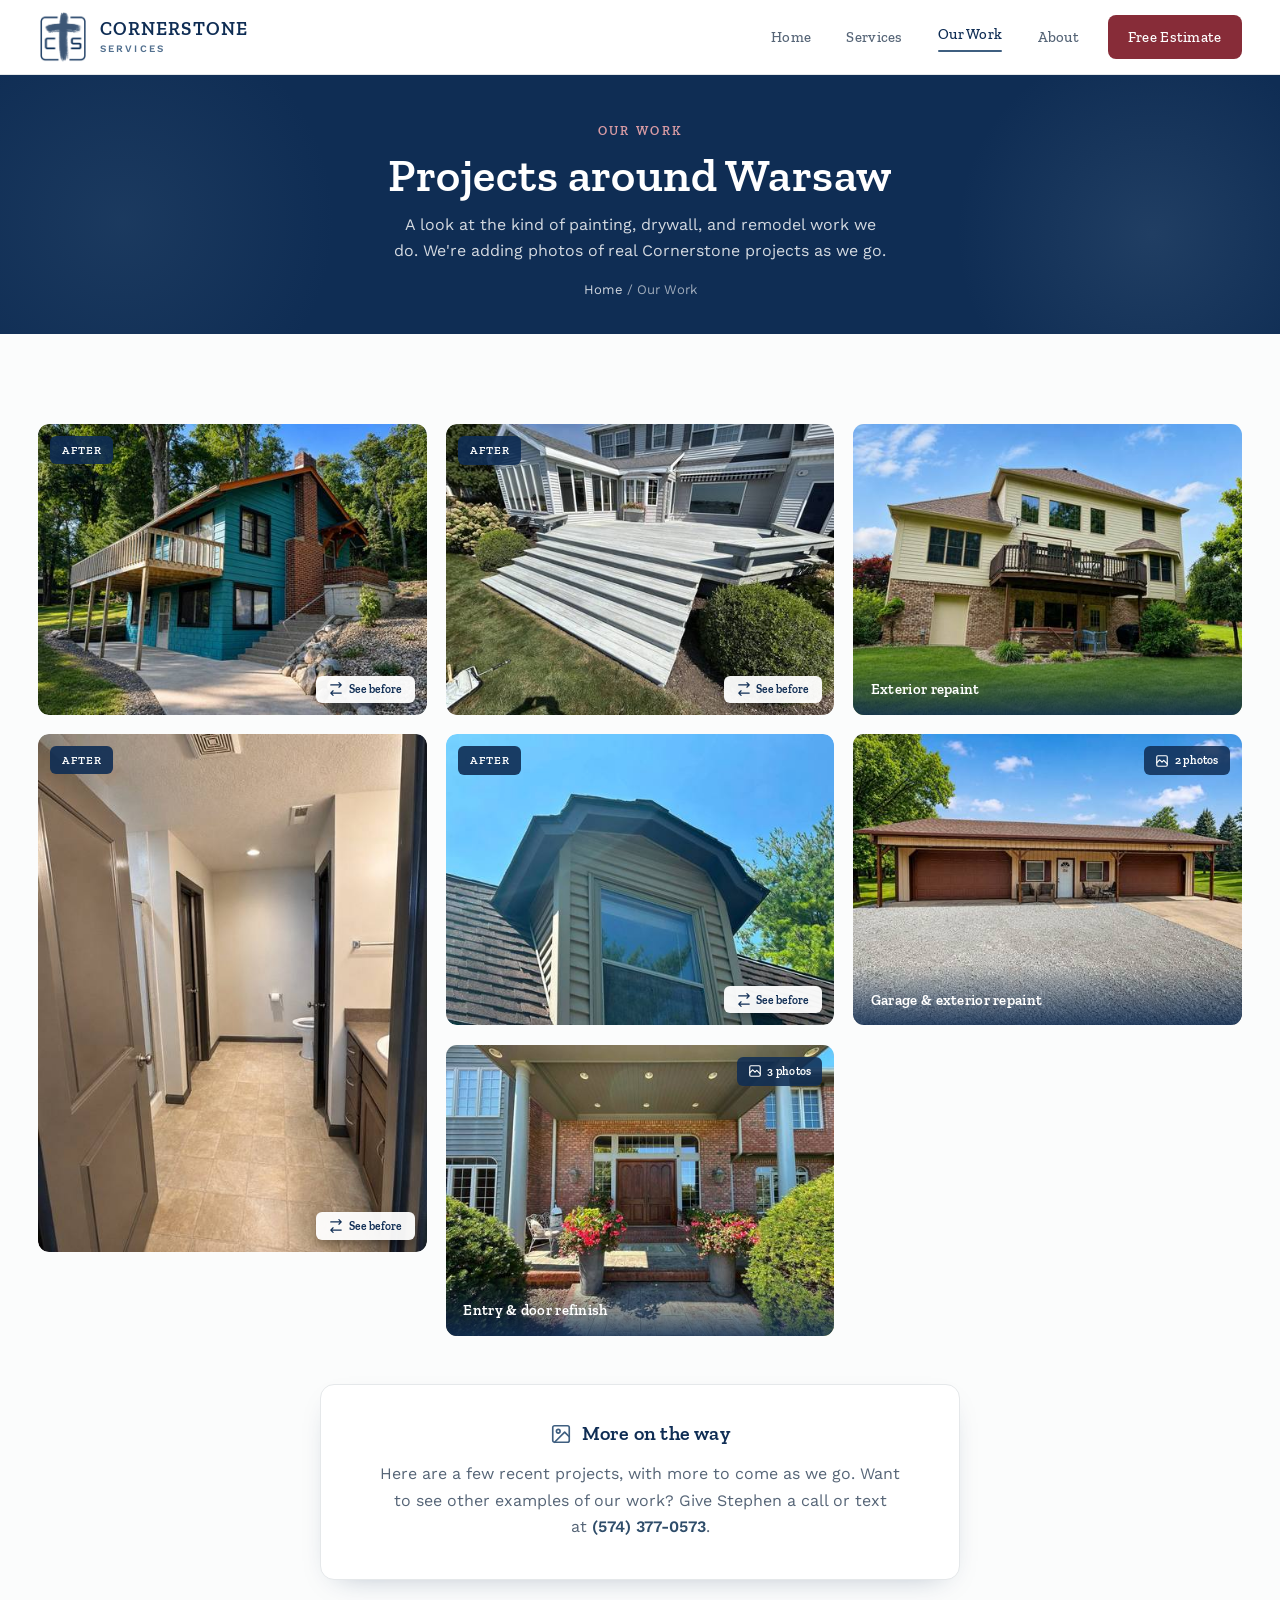
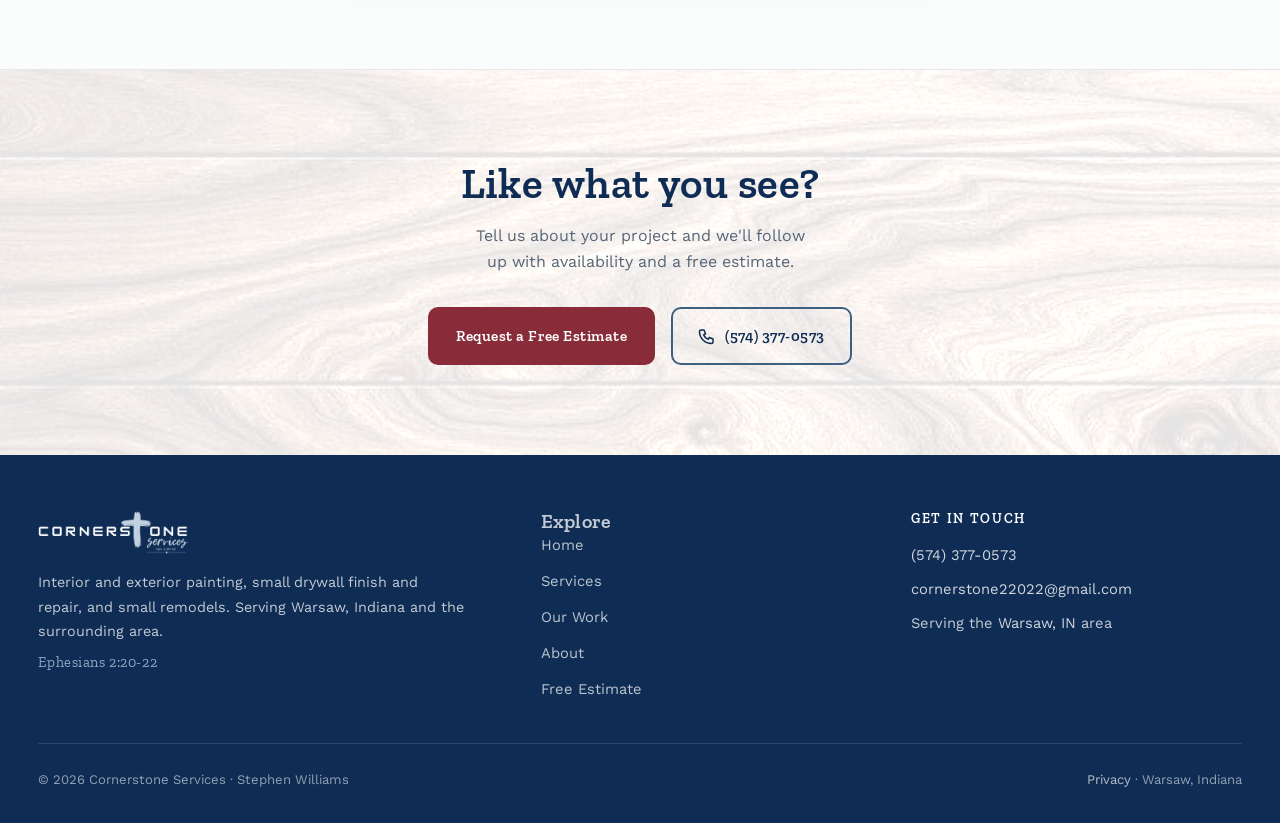
<file: work.html>
<!DOCTYPE html>
<html lang="en">
<head>
<meta charset="UTF-8">
<meta name="viewport" content="width=device-width, initial-scale=1">
<meta name="color-scheme" content="light">
<meta name="supported-color-schemes" content="light">
<title>Our Work | Recent Projects in Warsaw, IN | Cornerstone</title>
<meta name="description" content="Examples of Cornerstone Services painting, drywall, and small remodel projects in Warsaw, Indiana. See our work and request a free estimate.">
<link rel="canonical" href="https://alexharper24.github.io/cornerstone-services/work.html">
<meta name="geo.region" content="US-IN"><meta name="geo.placename" content="Warsaw, Indiana">
<meta name="theme-color" content="#0F2D54">
<meta property="og:type" content="website">
<meta property="og:title" content="Our Work | Cornerstone Services, Warsaw IN">
<meta property="og:description" content="Examples of our painting, drywall, and small remodel projects in Warsaw, Indiana.">
<meta property="og:url" content="https://alexharper24.github.io/cornerstone-services/work.html">
<meta property="og:image" content="https://alexharper24.github.io/cornerstone-services/img/logo-icon.png">
<meta property="og:site_name" content="Cornerstone Services">
<meta name="twitter:card" content="summary_large_image">
<link rel="icon" href="favicon.ico?v=1" sizes="any">
<link rel="icon" type="image/png" href="img/favicon.png?v=1">
<link rel="preload" href="fonts/work-sans-variable.woff2" as="font" type="font/woff2" crossorigin>
<link rel="stylesheet" href="fonts/fonts.css?v=1">
<link rel="stylesheet" href="style.css?v=38">
<script type="application/ld+json">
{
  "@context": "https://schema.org",
  "@type": "CollectionPage",
  "name": "Our Work",
  "url": "https://alexharper24.github.io/cornerstone-services/work.html",
  "description": "Examples of Cornerstone Services painting, drywall, and small remodel projects in Warsaw, Indiana.",
  "about": {
    "@type": "HousePainter",
    "@id": "https://alexharper24.github.io/cornerstone-services/#business",
    "name": "Cornerstone Services",
    "telephone": "+1-574-377-0573",
    "url": "https://alexharper24.github.io/cornerstone-services/",
    "address": {
      "@type": "PostalAddress",
      "addressLocality": "Warsaw",
      "addressRegion": "IN",
      "addressCountry": "US"
    },
    "areaServed": "Warsaw, Indiana and surrounding area"
  }
}
</script>
</head>
<body>
<a class="skip-link" href="#main">Skip to content</a>

<!-- ===== HEADER ===== -->
<header class="nav">
  <div class="wrap">
    <a href="index.html" class="brand" aria-label="Cornerstone Services home">
      <img class="mark" src="img/logo-icon.png" alt="Cornerstone Services logo">
      <span class="name">CORNERSTONE<span>Services</span></span>
    </a>
    <nav class="nav-links" id="navLinks">
      <a href="index.html">Home</a>
      <a href="services.html">Services</a>
      <a href="work.html" class="active">Our Work</a>
      <a href="about.html">About</a>
      <a href="contact.html" class="nav-cta">Free Estimate</a>
    </nav>
    <button class="nav-toggle" id="navToggle" aria-label="Menu" aria-expanded="false">
      <span></span><span></span><span></span>
    </button>
  </div>
</header>

<main id="main">

<!-- ===== PAGE HERO ===== -->
<section class="page-hero">
  <div class="wrap">
    <span class="kicker">Our Work</span>
    <h1>Projects around Warsaw</h1>
    <p>A look at the kind of painting, drywall, and remodel work we do. We're adding photos of real Cornerstone projects as we go.</p>
    <div class="crumbs"><a href="index.html">Home</a> / Our Work</div>
  </div>
</section>

<!-- ===== GALLERY ===== -->
<section>
  <div class="wrap">
    <div class="gallery reveal">
      <figure class="g-item flip-card" data-cat="painting">
        <div class="flip-inner">
          <div class="flip-face flip-front">
            <img src="img/work-exterior-paint.jpg?v=2" alt="After: fresh teal exterior repaint on a wooded lot in the Warsaw, IN area" width="1500" height="1125" srcset="img/work-exterior-paint-480.jpg?v=2 480w, img/work-exterior-paint-800.jpg?v=2 800w, img/work-exterior-paint.jpg?v=2 1500w" sizes="(max-width:680px) 92vw, (max-width:1100px) 46vw, 30vw">
            <span class="flip-badge">After</span>
            <button class="flip-toggle" type="button"><svg viewBox="0 0 24 24" fill="none" stroke="currentColor" stroke-width="2" stroke-linecap="round" stroke-linejoin="round"><path d="M17 1l4 4-4 4M21 5H3M7 23l-4-4 4-4M3 19h18"/></svg> See before</button>
          </div>
          <div class="flip-face flip-back">
            <img src="img/work-exterior-paint-before.jpg" alt="Before: weathered cream exterior of the same home" width="1500" height="1125" srcset="img/work-exterior-paint-before-480.jpg 480w, img/work-exterior-paint-before-800.jpg 800w, img/work-exterior-paint-before.jpg 1500w" sizes="(max-width:680px) 92vw, (max-width:1100px) 46vw, 30vw">
            <span class="flip-badge">Before</span>
            <button class="flip-toggle" type="button"><svg viewBox="0 0 24 24" fill="none" stroke="currentColor" stroke-width="2" stroke-linecap="round" stroke-linejoin="round"><path d="M17 1l4 4-4 4M21 5H3M7 23l-4-4 4-4M3 19h18"/></svg> See after</button>
          </div>
        </div>
      </figure>
      <figure class="g-item flip-card portrait" data-cat="painting">
        <div class="flip-inner">
          <div class="flip-face flip-front">
            <img src="img/work-bathroom-after.jpg" alt="After: bathroom repainted in soft white with dark stained doors, trim and baseboards" width="768" height="1024" loading="lazy" srcset="img/work-bathroom-after-480.jpg 480w, img/work-bathroom-after.jpg 768w" sizes="(max-width:680px) 92vw, (max-width:1100px) 46vw, 30vw">
            <span class="flip-badge">After</span>
            <button class="flip-toggle" type="button"><svg viewBox="0 0 24 24" fill="none" stroke="currentColor" stroke-width="2" stroke-linecap="round" stroke-linejoin="round"><path d="M17 1l4 4-4 4M21 5H3M7 23l-4-4 4-4M3 19h18"/></svg> See before</button>
          </div>
          <div class="flip-face flip-back">
            <img src="img/work-bathroom-before.jpg" alt="Before: the same bathroom with tan walls and white trim" width="768" height="1024" srcset="img/work-bathroom-before-480.jpg 480w, img/work-bathroom-before.jpg 768w" sizes="(max-width:680px) 92vw, (max-width:1100px) 46vw, 30vw">
            <span class="flip-badge">Before</span>
            <button class="flip-toggle" type="button"><svg viewBox="0 0 24 24" fill="none" stroke="currentColor" stroke-width="2" stroke-linecap="round" stroke-linejoin="round"><path d="M17 1l4 4-4 4M21 5H3M7 23l-4-4 4-4M3 19h18"/></svg> See after</button>
          </div>
        </div>
      </figure>
      <figure class="g-item flip-card" data-cat="painting">
        <div class="flip-inner">
          <div class="flip-face flip-front">
            <img src="img/work-deck-after.jpg" alt="After: multi level wood deck and steps stained a light grey, with the built in benches matching" width="1200" height="900" loading="lazy" srcset="img/work-deck-after-480.jpg 480w, img/work-deck-after-800.jpg 800w, img/work-deck-after.jpg 1200w" sizes="(max-width:680px) 92vw, (max-width:1100px) 46vw, 30vw">
            <span class="flip-badge">After</span>
            <button class="flip-toggle" type="button"><svg viewBox="0 0 24 24" fill="none" stroke="currentColor" stroke-width="2" stroke-linecap="round" stroke-linejoin="round"><path d="M17 1l4 4-4 4M21 5H3M7 23l-4-4 4-4M3 19h18"/></svg> See before</button>
          </div>
          <div class="flip-face flip-back">
            <img src="img/work-deck-before.jpg" alt="Before: the same deck in weathered brown, with graying boards on the steps" width="1200" height="900" srcset="img/work-deck-before-480.jpg 480w, img/work-deck-before-800.jpg 800w, img/work-deck-before.jpg 1200w" sizes="(max-width:680px) 92vw, (max-width:1100px) 46vw, 30vw">
            <span class="flip-badge">Before</span>
            <button class="flip-toggle" type="button"><svg viewBox="0 0 24 24" fill="none" stroke="currentColor" stroke-width="2" stroke-linecap="round" stroke-linejoin="round"><path d="M17 1l4 4-4 4M21 5H3M7 23l-4-4 4-4M3 19h18"/></svg> See after</button>
          </div>
        </div>
      </figure>
      <figure class="g-item flip-card" data-cat="painting">
        <div class="flip-inner">
          <div class="flip-face flip-front">
            <img src="img/work-alcove-after.jpg" alt="After: window alcove trim and fascia painted a clean tan, with crisp lines against the siding" width="1200" height="900" loading="lazy" srcset="img/work-alcove-after-480.jpg 480w, img/work-alcove-after-800.jpg 800w, img/work-alcove-after.jpg 1200w" sizes="(max-width:680px) 92vw, (max-width:1100px) 46vw, 30vw">
            <span class="flip-badge">After</span>
            <button class="flip-toggle" type="button"><svg viewBox="0 0 24 24" fill="none" stroke="currentColor" stroke-width="2" stroke-linecap="round" stroke-linejoin="round"><path d="M17 1l4 4-4 4M21 5H3M7 23l-4-4 4-4M3 19h18"/></svg> See before</button>
          </div>
          <div class="flip-face flip-back">
            <img src="img/work-alcove-before.jpg" alt="Before: the same alcove with weathered, patched trim above the window" width="1200" height="900" srcset="img/work-alcove-before-480.jpg 480w, img/work-alcove-before-800.jpg 800w, img/work-alcove-before.jpg 1200w" sizes="(max-width:680px) 92vw, (max-width:1100px) 46vw, 30vw">
            <span class="flip-badge">Before</span>
            <button class="flip-toggle" type="button"><svg viewBox="0 0 24 24" fill="none" stroke="currentColor" stroke-width="2" stroke-linecap="round" stroke-linejoin="round"><path d="M17 1l4 4-4 4M21 5H3M7 23l-4-4 4-4M3 19h18"/></svg> See after</button>
          </div>
        </div>
      </figure>
      <figure class="g-item album" data-cat="painting">
        <img src="img/work-entry-1.jpg" alt="Refinished front entrance with stained wood doors and painted portico on a Warsaw, IN home" width="1500" height="1125" loading="lazy" srcset="img/work-entry-1-480.jpg 480w, img/work-entry-1-800.jpg 800w, img/work-entry-1.jpg 1500w" sizes="(max-width:680px) 92vw, (max-width:1100px) 46vw, 30vw">
        <img src="img/work-entry-2.jpg" alt="Close-up of the refinished stained wood double entry doors" width="1125" height="1500" loading="lazy" srcset="img/work-entry-2-480.jpg 480w, img/work-entry-2-800.jpg 800w, img/work-entry-2.jpg 1125w" sizes="(max-width:680px) 92vw, (max-width:1100px) 46vw, 30vw">
        <img src="img/work-entry-3.jpg" alt="Freshly painted portico ceiling, trim and columns over the entrance" width="1500" height="1125" loading="lazy" srcset="img/work-entry-3-480.jpg 480w, img/work-entry-3-800.jpg 800w, img/work-entry-3.jpg 1500w" sizes="(max-width:680px) 92vw, (max-width:1100px) 46vw, 30vw">
        <figcaption>Entry &amp; door refinish</figcaption>
        <span class="album-badge"><svg viewBox="0 0 24 24" fill="none" stroke="currentColor" stroke-width="2" stroke-linecap="round" stroke-linejoin="round"><rect x="3" y="3" width="18" height="18" rx="2"/><path d="M3 15l5-5 4 4 3-3 6 6"/></svg> 3 photos</span>
      </figure>
      <figure class="g-item" data-cat="painting"><img src="img/work-exterior-home.jpg?v=2" alt="Freshly painted two-story home exterior in the Warsaw, IN area" width="1500" height="1125" loading="lazy" srcset="img/work-exterior-home-480.jpg?v=2 480w, img/work-exterior-home-800.jpg?v=2 800w, img/work-exterior-home.jpg?v=2 1500w" sizes="(max-width:680px) 92vw, (max-width:1100px) 46vw, 30vw"><figcaption>Exterior repaint</figcaption></figure>
      <figure class="g-item album" data-cat="painting">
        <img src="img/work-exterior-shop.jpg?v=2" alt="Repainted shop and garage exterior with fresh trim in the Warsaw, IN area" width="1500" height="1125" loading="lazy" srcset="img/work-exterior-shop-480.jpg?v=2 480w, img/work-exterior-shop-800.jpg?v=2 800w, img/work-exterior-shop.jpg?v=2 1500w" sizes="(max-width:680px) 92vw, (max-width:1100px) 46vw, 30vw">
        <img src="img/work-exterior-garage.jpg?v=2" alt="Angled view of the garage and covered porch after painting" width="1500" height="1125" loading="lazy" srcset="img/work-exterior-garage-480.jpg?v=2 480w, img/work-exterior-garage-800.jpg?v=2 800w, img/work-exterior-garage.jpg?v=2 1500w" sizes="(max-width:680px) 92vw, (max-width:1100px) 46vw, 30vw">
        <figcaption>Garage &amp; exterior repaint</figcaption>
        <span class="album-badge"><svg viewBox="0 0 24 24" fill="none" stroke="currentColor" stroke-width="2" stroke-linecap="round" stroke-linejoin="round"><rect x="3" y="3" width="18" height="18" rx="2"/><path d="M3 15l5-5 4 4 3-3 6 6"/></svg> 2 photos</span>
      </figure>
    </div>

    <div class="panel reveal" style="max-width:640px;margin:3rem auto 0;text-align:center">
      <h3 style="justify-content:center"><svg viewBox="0 0 24 24" fill="none" stroke="currentColor" stroke-width="1.8" stroke-linecap="round" stroke-linejoin="round"><rect x="3" y="3" width="18" height="18" rx="2"/><circle cx="9" cy="9" r="2"/><path d="M21 15l-5-5L5 21"/></svg> More on the way</h3>
      <p style="margin-bottom:0">Here are a few recent projects, with more to come as we go. Want to see other examples of our work? Give Stephen a call or text at <a href="tel:+15743770573" style="color:var(--blue-deep);font-weight:600">(574) 377-0573</a>.</p>
    </div>
  </div>
</section>

<!-- ===== CTA RIBBON ===== -->
<section class="cta-ribbon">
  <div class="wrap reveal">
    <h2>Like what you see?</h2>
    <p>Tell us about your project and we'll follow up with availability and a free estimate.</p>
    <div class="actions">
      <a href="contact.html" class="btn btn-red">Request a Free Estimate</a>
      <a href="tel:+15743770573" class="btn btn-outline-light">
        <svg viewBox="0 0 24 24" fill="none" stroke="currentColor" stroke-width="2" stroke-linecap="round" stroke-linejoin="round"><path d="M4 4h4l2 5-2.5 1.5a11 11 0 0 0 6 6L15 14l5 2v4a2 2 0 0 1-2 2A16 16 0 0 1 2 6a2 2 0 0 1 2-2z"/></svg>
        (574) 377-0573
      </a>
    </div>
  </div>
</section>

<!-- ===== FOOTER ===== -->
</main>

<footer class="footer">
  <div class="wrap">
    <div class="cols">
      <div>
        <img class="flogo" src="img/logo-mark-dark.png" alt="Cornerstone Services" loading="lazy">
        <p>Interior and exterior painting, small drywall finish and repair, and small remodels. Serving Warsaw, Indiana and the surrounding area.</p>
        <p class="footer-verse">Ephesians 2:20-22</p>
      </div>
      <div>
        <h3>Explore</h3>
        <ul>
          <li><a href="index.html">Home</a></li>
          <li><a href="services.html">Services</a></li>
          <li><a href="work.html">Our Work</a></li>
          <li><a href="about.html">About</a></li>
          <li><a href="contact.html">Free Estimate</a></li>
        </ul>
      </div>
      <div>
        <h4>Get in touch</h4>
        <div class="fcontact">
          <a href="tel:+15743770573">(574) 377-0573</a>
          <a href="mailto:cornerstone22022@gmail.com">cornerstone22022@gmail.com</a>
          <span>Serving the <a href="https://www.google.com/maps/search/?api=1&amp;query=Warsaw%2C+IN">Warsaw, IN</a> area</span>
        </div>
      </div>
    </div>
    <div class="footer-bottom">
      <span>&copy; <span id="year">2026</span> Cornerstone Services · Stephen Williams</span>
      <span><a href="privacy-policy.html">Privacy</a> &middot; Warsaw, Indiana</span>
    </div>
  </div>
</footer>

<script src="main.js?v=13"></script>
</body>
</html>
</file>
<file: fonts/fonts.css>
/* Self-hosted brand faces, latin subset only.

   Replaces the render-blocking fonts.googleapis.com request that sat in the
   head of every page, and removes a third-party connection from the privacy
   story at the same time.

   Work Sans is a VARIABLE font: Google served the identical file for 400, 500,
   600 and 700, so it ships once here with a weight range instead of four times.
   That alone is 150 KB saved. Zilla Slab has genuinely distinct static cuts. */


@font-face {
  font-family: 'Work Sans';
  font-style: normal;
  font-weight: 400 700;
  font-display: swap;
  src: url(work-sans-variable.woff2) format('woff2');
  unicode-range:U+0000-00FF, U+0131, U+0152-0153, U+02BB-02BC, U+02C6, U+02DA, U+02DC, U+0304, U+0308, U+0329, U+2000-206F, U+20AC, U+2122, U+2191, U+2193, U+2212, U+2215, U+FEFF, U+FFFD;
}

/* Zilla Slab 400 */
@font-face {
  font-family: 'Zilla Slab';
  font-style: normal;
  font-weight: 400;
  font-display: swap;
  src: url(zilla-slab-400.woff2) format('woff2');
  unicode-range: U+0000-00FF, U+0131, U+0152-0153, U+02BB-02BC, U+02C6, U+02DA, U+02DC, U+0304, U+0308, U+0329, U+2000-206F, U+20AC, U+2122, U+2191, U+2193, U+2212, U+2215, U+FEFF, U+FFFD;
}

/* Zilla Slab 500 */
@font-face {
  font-family: 'Zilla Slab';
  font-style: normal;
  font-weight: 500;
  font-display: swap;
  src: url(zilla-slab-500.woff2) format('woff2');
  unicode-range: U+0000-00FF, U+0131, U+0152-0153, U+02BB-02BC, U+02C6, U+02DA, U+02DC, U+0304, U+0308, U+0329, U+2000-206F, U+20AC, U+2122, U+2191, U+2193, U+2212, U+2215, U+FEFF, U+FFFD;
}

/* Zilla Slab 600 */
@font-face {
  font-family: 'Zilla Slab';
  font-style: normal;
  font-weight: 600;
  font-display: swap;
  src: url(zilla-slab-600.woff2) format('woff2');
  unicode-range: U+0000-00FF, U+0131, U+0152-0153, U+02BB-02BC, U+02C6, U+02DA, U+02DC, U+0304, U+0308, U+0329, U+2000-206F, U+20AC, U+2122, U+2191, U+2193, U+2212, U+2215, U+FEFF, U+FFFD;
}

/* Zilla Slab 700 */
@font-face {
  font-family: 'Zilla Slab';
  font-style: normal;
  font-weight: 700;
  font-display: swap;
  src: url(zilla-slab-700.woff2) format('woff2');
  unicode-range: U+0000-00FF, U+0131, U+0152-0153, U+02BB-02BC, U+02C6, U+02DA, U+02DC, U+0304, U+0308, U+0329, U+2000-206F, U+20AC, U+2122, U+2191, U+2193, U+2212, U+2215, U+FEFF, U+FFFD;
}
</file>
<file: style.css>
/* =========================================================
   Cornerstone Services — style.css
   Palette + type + layout + components. Recolor from :root.
   ========================================================= */

:root{
  /* iOS Safari inverts pages that do not declare a scheme. */
  color-scheme: light only !important;
  /* Brand palette (from brand sheet) */
  --ink:#0F2D54;          /* dark slate  */
  --ink-2:#1A3D5E;
  --green:#6E8CA8;
  --green-deep:#52708F;
  --blue:#3F5F80;
  --blue-deep:#2F4D6A;
  --mist:#EEF1F4;
  --white:#ffffff;

  /* Derived neutrals */
  --paper:#fbfcfc;
  --line:#e5e8ea;
  --ink-soft:#566577;
  --ink-faint:#8492A1;

  --maxw:1200px;
  --radius:16px;
  --radius-lg:22px;
  --shadow:0 24px 60px -28px rgba(15,45,84,.45);
  --shadow-sm:0 10px 30px -18px rgba(15,45,84,.4);
  --shadow-blue:0 18px 40px -20px rgba(63,95,128,.55);

  --head:'Zilla Slab',Georgia,'Times New Roman',serif;
  --body:'Work Sans','Segoe UI',system-ui,sans-serif;

  --ease:cubic-bezier(.4,.15,.2,1);
}

*{box-sizing:border-box;margin:0;padding:0}
html{scroll-behavior:smooth}
body{
  font-family:var(--body);
  color:var(--ink);
  background:var(--paper);
  line-height:1.65;
  -webkit-font-smoothing:antialiased;
  overflow-x:hidden;
}
img{max-width:100%;display:block}
a{color:inherit;text-decoration:none}
a[href^="tel:"]{white-space:nowrap}

h1,h2,h3,h4,.brand .name{font-family:var(--head);font-weight:600;line-height:1.08;letter-spacing:.01em}
h1{font-size:clamp(2.2rem,5.5vw,4rem)}
h2{font-size:clamp(1.7rem,3.6vw,2.7rem)}
h3{font-size:1.25rem}
/* Minimize awkward line breaks / orphans site-wide */
h1,h2,h3,h4{text-wrap:balance}
p,li{text-wrap:pretty}
.sec-head p,.page-hero p,.cta-ribbon p,.hero p.lead,.about-lead{text-wrap:balance}

.wrap{width:min(92%,var(--maxw));margin-inline:auto}
section{padding:clamp(3.5rem,7vw,6rem) 0}

/* ---------- Buttons ---------- */
.btn{
  display:inline-flex;align-items:center;gap:.55rem;
  font-family:var(--head);font-weight:600;font-size:.95rem;letter-spacing:.03em;
  padding:.9rem 1.6rem;border-radius:999px;border:2px solid transparent;
  cursor:pointer;transition:transform .25s var(--ease),background .25s var(--ease),box-shadow .25s var(--ease),color .25s var(--ease);
  white-space:nowrap;
}
.btn svg{width:18px;height:18px}
.btn-primary{background:var(--blue);color:#fff;box-shadow:var(--shadow-blue)}
.btn-green{background:var(--green);color:#fff;box-shadow:0 18px 40px -20px rgba(110,140,168,.6)}
.btn-ghost{background:transparent;color:var(--ink);border-color:var(--line)}
.btn-ghost.on-dark{color:#fff;border-color:rgba(255,255,255,.4)}
.btn-white{background:#fff;color:var(--ink);box-shadow:0 14px 34px -18px rgba(0,0,0,.5)}
@media (hover:hover){
  .btn-primary:hover{transform:translateY(-3px);background:var(--blue-deep)}
  .btn-white:hover{transform:translateY(-3px);background:var(--mist)}
  .btn-green:hover{transform:translateY(-3px);background:var(--green-deep)}
  .btn-ghost:hover{transform:translateY(-3px);border-color:var(--blue);color:var(--blue)}
  .btn-ghost.on-dark:hover{border-color:#fff;background:rgba(255,255,255,.12);color:#fff}
}

/* ---------- Header / Nav ---------- */
.nav{
  position:sticky;top:0;z-index:100;
  background:rgba(255,255,255,.92);
  backdrop-filter:saturate(140%) blur(10px);
  -webkit-backdrop-filter:saturate(140%) blur(10px);
  border-bottom:1px solid var(--line);
}
.nav .wrap{display:flex;align-items:center;justify-content:space-between;gap:1rem;height:74px}
.brand{display:flex;align-items:center;gap:.7rem}
.brand .mark{width:50px;height:50px;object-fit:contain}
.brand .name{display:flex;flex-direction:column;font-size:1.18rem;color:var(--ink);letter-spacing:.06em;line-height:1}
.brand .name span{font-family:var(--body);font-weight:600;font-size:.62rem;letter-spacing:.22em;color:var(--green-deep);margin-top:.28rem;text-transform:uppercase}
.nav-links{display:flex;align-items:center;gap:.4rem}
.nav-links a{
  font-family:var(--head);font-weight:500;font-size:.92rem;letter-spacing:.02em;
  padding:.5rem .9rem;border-radius:8px;color:var(--ink-soft);transition:color .2s,background .2s;
}
.nav-links a.active{color:var(--ink)}
.nav-links a:not(.nav-cta).active::after{content:"";display:block;height:2px;background:var(--blue);border-radius:2px;margin-top:3px}
@media (hover:hover){.nav-links a:not(.nav-cta):hover{color:var(--ink);background:var(--mist)}}
.nav-cta{color:#fff !important;background:var(--blue);padding:.6rem 1.25rem !important;margin-left:.5rem;box-shadow:var(--shadow-blue)}
@media (hover:hover){.nav-cta:hover{background:var(--blue-deep) !important}}
.nav-toggle{display:none;background:none;border:0;width:44px;height:44px;cursor:pointer;padding:10px}
.nav-toggle span{display:block;height:2.5px;width:100%;background:var(--ink);border-radius:2px;transition:transform .3s var(--ease),opacity .2s}
.nav-toggle span+span{margin-top:6px}

/* ---------- Hero (full-width navy statement) ---------- */
.hero{position:relative;background:var(--ink);color:#fff;text-align:center;overflow:hidden;padding-block:0}
.hero::before{content:"";position:absolute;top:-38%;right:-6%;width:520px;height:520px;border-radius:50%;
  background:radial-gradient(circle,rgba(63,95,128,.42),transparent 62%);pointer-events:none}
.hero::after{content:"";position:absolute;bottom:-44%;left:-6%;width:460px;height:460px;border-radius:50%;
  background:radial-gradient(circle,rgba(110,140,168,.22),transparent 64%);pointer-events:none}
.hero .wrap{position:relative;max-width:900px;padding:clamp(3.2rem,7vw,5.4rem) 0}
.hero-eyebrow{display:inline-flex;align-items:center;gap:.55rem;font-family:var(--head);font-weight:600;
  font-size:.8rem;letter-spacing:.16em;text-transform:uppercase;color:#a9c0d6;
  background:rgba(255,255,255,.08);padding:.45rem .95rem;border-radius:999px;margin-bottom:1.5rem}
.hero-eyebrow svg{width:15px;height:15px}
.hero h1{color:#fff}
.hero h1 .accent{color:var(--green)}
.hero p.lead{font-size:1.14rem;color:rgba(255,255,255,.86);margin:1.2rem auto 2rem;max-width:46ch}
.hero-cta{display:flex;flex-wrap:wrap;gap:.9rem;justify-content:center}
.hero-verse{margin-top:2rem;font-size:.88rem;color:rgba(255,255,255,.6);display:flex;align-items:center;justify-content:center;gap:.7rem}
.hero-verse::before{content:"";width:30px;height:2px;background:var(--green);border-radius:2px}
.hero-badge{position:absolute;right:clamp(1rem,4vw,2.6rem);bottom:clamp(1rem,4vw,2rem);width:clamp(74px,9vw,116px);height:auto;opacity:.9;pointer-events:none;z-index:1}
@media (max-width:680px){.hero-badge{display:none}}

/* ---------- Trust strip ---------- */
.stats{background:var(--blue);color:#fff;padding-block:0}
.stats .wrap{display:flex;flex-wrap:wrap;justify-content:center;align-items:center;gap:.85rem 2.6rem;padding:1.25rem 0}
.stat{display:flex;align-items:center;gap:.6rem;font-family:var(--head);font-weight:600;font-size:1rem;color:#fff}
.stat .ic{flex:none;width:22px;height:22px;color:#c4d6e6;display:grid;place-items:center}
.stat .ic svg{width:22px;height:22px}

/* ---------- Section heading ---------- */
.sec-head{text-align:center;max-width:60ch;margin:0 auto 3rem}
.sec-head .kicker{font-family:var(--head);font-weight:600;font-size:.8rem;letter-spacing:.18em;
  text-transform:uppercase;color:var(--blue);display:block;margin-bottom:.7rem}
.sec-head p{color:var(--ink-soft);margin-top:.9rem}
.sec-head.light .kicker{color:var(--green)}
.sec-head.light h2{color:#fff}
.sec-head.light p{color:rgba(255,255,255,.8)}

/* ---------- Services grid ---------- */
.svc-grid{display:grid;grid-template-columns:repeat(3,1fr);gap:1.5rem}
.svc-card{display:block;background:#fff;border:1px solid var(--line);border-radius:var(--radius);padding:2rem 1.7rem;color:inherit;
  transition:transform .3s var(--ease),box-shadow .3s var(--ease),border-color .3s;position:relative;overflow:hidden}
/* Optional photo header on a service card */
.svc-card.has-photo{padding-top:0}
.svc-card .svc-photo{margin:0 -1.7rem 0;aspect-ratio:16/10;overflow:hidden}
.svc-card .svc-photo img{width:100%;height:100%;object-fit:cover;display:block;transition:transform .5s var(--ease)}
@media (hover:hover){.svc-card:hover .svc-photo img{transform:scale(1.04)}}
.svc-card.has-photo .ic{margin-top:-30px;position:relative;z-index:1;box-shadow:0 8px 20px -8px rgba(15,45,84,.45);background:#fff}
.card-more{display:inline-flex;align-items:center;gap:.35rem;margin-top:1.1rem;font-family:var(--head);font-weight:600;font-size:.9rem;color:var(--blue)}
.card-more svg{width:16px;height:16px;transition:transform .25s var(--ease)}
@media (hover:hover){.svc-card:hover .card-more svg{transform:translateX(4px)}}
.svc-card::after{content:"";position:absolute;left:0;top:0;height:4px;width:100%;background:linear-gradient(90deg,var(--blue),var(--green));transform:scaleX(0);transform-origin:left;transition:transform .35s var(--ease)}
@media (hover:hover){.svc-card:hover{transform:translateY(-6px);box-shadow:var(--shadow);border-color:transparent}
  .svc-card:hover::after{transform:scaleX(1)}}
.svc-card .ic{width:56px;height:56px;border-radius:15px;display:grid;place-items:center;
  background:rgba(63,95,128,.12);color:var(--blue);margin-bottom:1.3rem}
.svc-card .ic svg{width:28px;height:28px}
.svc-card h3{margin-bottom:.6rem}
.svc-card p{color:var(--ink-soft);font-size:.95rem}
.svc-card ul{list-style:none;margin-top:1rem;display:grid;gap:.45rem}
.svc-card ul li{font-size:.88rem;color:var(--ink-soft);padding-left:1.4rem;position:relative}
.svc-card ul li::before{content:"";position:absolute;left:0;top:.55em;width:7px;height:7px;border-radius:50%;background:var(--green)}

/* ---------- Section background variants ---------- */
.band{background:linear-gradient(180deg,#E9EEF5 0%,#EEF2F7 100%)}      /* soft blue → green wash */
.tint{background:linear-gradient(180deg,#F0F4F8 0%,#F4F7FB 100%)}       /* lighter wash */
.tint-green{background:linear-gradient(180deg,#EEF2F7 0%,#F4F7FB 100%)}

/* Dark feature section (adds a strong color block mid-page) */
.sec-dark{background:var(--ink);color:#fff;position:relative;overflow:hidden}
.sec-dark::before{content:"";position:absolute;top:-32%;right:-8%;width:500px;height:500px;border-radius:50%;
  background:radial-gradient(circle,rgba(63,95,128,.24),transparent 60%);pointer-events:none}
.sec-dark::after{content:"";position:absolute;bottom:-40%;left:-6%;width:440px;height:440px;border-radius:50%;
  background:radial-gradient(circle,rgba(110,140,168,.17),transparent 62%);pointer-events:none}
.sec-dark .wrap{position:relative}
.sec-dark .why{background:rgba(255,255,255,.055);border-color:rgba(255,255,255,.12)}
.sec-dark .why h3{color:#fff}
.sec-dark .why p{color:rgba(255,255,255,.72)}
.sec-dark .why .ic{background:rgba(110,140,168,.2);color:#A9C0D6}

/* ---------- Featured / value band ---------- */
.why-grid{display:grid;grid-template-columns:repeat(4,1fr);gap:1.4rem}
.why{background:#fff;border-radius:var(--radius);padding:1.8rem 1.5rem;border:1px solid var(--line)}
.why .ic{width:48px;height:48px;border-radius:13px;display:grid;place-items:center;background:rgba(110,140,168,.14);color:var(--green-deep);margin-bottom:1rem}
.why .ic svg{width:24px;height:24px}
.why h3{font-size:1.05rem;margin-bottom:.4rem}
.why p{font-size:.9rem;color:var(--ink-soft)}

/* ---------- Split / about teaser ---------- */
.split{display:grid;grid-template-columns:1fr 1fr;gap:3rem;align-items:center}
.split .media{border-radius:var(--radius-lg);overflow:hidden;box-shadow:var(--shadow);border:1px solid var(--line)}
.split h2{margin-bottom:1.1rem}
.split p{color:var(--ink-soft);margin-bottom:1rem}
.split .btn{margin-top:.6rem}

/* ---------- Photo placeholder (until real photos arrive) ---------- */
.photo-ph{position:relative;background:
   linear-gradient(135deg,rgba(63,95,128,.12),rgba(110,140,168,.12)),var(--mist);
  display:grid;place-items:center;text-align:center;color:var(--ink-faint);
  border:1px dashed var(--blue);border-radius:var(--radius);min-height:220px;padding:1.5rem;overflow:hidden}
.photo-ph .ic{width:46px;height:46px;color:var(--blue);opacity:.8;margin-bottom:.8rem}
.photo-ph .ic svg{width:100%;height:100%}
.photo-ph .lbl{font-family:var(--head);font-weight:600;font-size:.95rem;color:var(--ink-soft);letter-spacing:.02em}
.photo-ph .sub{font-size:.75rem;letter-spacing:.08em;text-transform:uppercase;margin-top:.35rem;color:var(--ink-faint)}
.photo-ph.tall{min-height:340px}
.split .media .photo-ph{border-radius:0;border:0;min-height:420px}

/* ---------- Real photos ---------- */
.media img.portrait{width:100%;height:auto;display:block}
.back-link{display:inline-flex;align-items:center;gap:.4rem;font-family:var(--head);font-weight:600;font-size:.9rem;color:var(--blue);margin-bottom:1.4rem;transition:gap .2s var(--ease)}
.back-link svg{width:16px;height:16px}
@media (hover:hover){.back-link:hover{gap:.65rem}}
.g-item img{width:100%;height:auto;display:block}

/* ---------- Gallery ---------- */
.gallery-filters{display:flex;flex-wrap:wrap;gap:.6rem;justify-content:center;margin-bottom:2.5rem}
.gallery-filters button{font-family:var(--head);font-weight:600;font-size:.85rem;letter-spacing:.03em;
  padding:.55rem 1.2rem;border-radius:999px;border:1px solid var(--line);background:#fff;color:var(--ink-soft);cursor:pointer;transition:all .2s}
.gallery-filters button.active{background:var(--ink);color:#fff;border-color:var(--ink)}
@media (hover:hover){.gallery-filters button:hover{border-color:var(--blue);color:var(--blue)}
  .gallery-filters button.active:hover{color:#fff;border-color:var(--ink)}}
.gallery{columns:3;column-gap:1.2rem}
.g-item{break-inside:avoid;margin-bottom:1.2rem;border-radius:var(--radius);overflow:hidden;position:relative}
.g-item figcaption{position:absolute;left:0;right:0;bottom:0;padding:1.4rem 1.1rem .85rem;color:#fff;
  font-family:var(--head);font-weight:600;font-size:.92rem;letter-spacing:.02em;
  background:linear-gradient(to top,rgba(15,45,84,.85),rgba(15,45,84,.35) 55%,transparent)}
.gallery .g-item img{cursor:zoom-in}

/* ---------- Lightbox ---------- */
.lightbox{position:fixed;inset:0;z-index:200;background:rgba(15,45,84,.94);display:none;align-items:center;justify-content:center;padding:2rem;cursor:zoom-out}
.lightbox.open{display:flex}
.lightbox img{max-width:min(1100px,94vw);max-height:90vh;width:auto;height:auto;border-radius:10px;box-shadow:0 30px 80px -20px rgba(0,0,0,.7);cursor:default}
.lightbox .cap{position:absolute;left:0;right:0;bottom:1.3rem;text-align:center;color:rgba(255,255,255,.85);font-family:var(--head);font-weight:600;font-size:.95rem}
.lightbox-close{position:absolute;top:1rem;right:1.3rem;width:44px;height:44px;display:grid;place-items:center;background:rgba(255,255,255,.12);border:0;border-radius:50%;color:#fff;font-size:1.7rem;line-height:1;cursor:pointer;transition:background .2s;z-index:2}
@media (hover:hover){.lightbox-close:hover{background:rgba(255,255,255,.25)}}
.lightbox-nav{position:absolute;top:50%;transform:translateY(-50%);width:48px;height:48px;display:grid;place-items:center;background:rgba(255,255,255,.14);border:0;border-radius:50%;color:#fff;font-size:1.9rem;line-height:1;cursor:pointer;transition:background .2s;z-index:2}
.lightbox-nav.prev{left:1rem}
.lightbox-nav.next{right:1rem}
@media (hover:hover){.lightbox-nav:hover{background:rgba(255,255,255,.3)}}
.lightbox-count{position:absolute;top:1.15rem;left:50%;transform:translateX(-50%);color:rgba(255,255,255,.82);font-family:var(--head);font-weight:600;font-size:.85rem;letter-spacing:.05em}
.lightbox.single .lightbox-nav,.lightbox.single .lightbox-count{display:none}

/* Multi-photo album tile (one job, several photos) */
.album{position:relative}
.album img:not(:first-of-type){display:none}
.album-badge{position:absolute;top:.75rem;right:.75rem;z-index:2;display:inline-flex;align-items:center;gap:.35rem;background:rgba(15,45,84,.86);color:#fff;font-family:var(--head);font-weight:600;font-size:.72rem;letter-spacing:.02em;padding:.32rem .68rem;border-radius:999px}
.album-badge svg{width:14px;height:14px}

/* ---------- Before/After flip card ---------- */
.flip-card{aspect-ratio:4/3;perspective:1200px;position:relative}
.flip-card.portrait{aspect-ratio:3/4}   /* for tall phone-shot before/after pairs */
.flip-card .flip-inner{position:relative;width:100%;height:100%;transition:transform .6s var(--ease);transform-style:preserve-3d}
.flip-card.flipped .flip-inner{transform:rotateY(180deg)}
.flip-face{position:absolute;inset:0;backface-visibility:hidden;-webkit-backface-visibility:hidden;border-radius:var(--radius);overflow:hidden}
.flip-face img{width:100%;height:100%;object-fit:cover;display:block}
.flip-back{transform:rotateY(180deg)}
.flip-badge{position:absolute;top:.75rem;left:.75rem;z-index:2;background:rgba(15,45,84,.9);color:#fff;font-family:var(--head);font-weight:600;font-size:.7rem;letter-spacing:.09em;text-transform:uppercase;padding:.32rem .72rem;border-radius:999px}
.flip-toggle{position:absolute;bottom:.75rem;right:.75rem;z-index:3;display:inline-flex;align-items:center;gap:.35rem;background:rgba(255,255,255,.95);color:var(--ink);font-family:var(--head);font-weight:600;font-size:.72rem;padding:.42rem .8rem;border:0;border-radius:999px;cursor:pointer;box-shadow:0 5px 14px -5px rgba(0,0,0,.5);transition:background .2s,transform .2s}
.flip-toggle svg{width:14px;height:14px}
@media (hover:hover){.flip-toggle:hover{background:#fff;transform:translateY(-1px)}}
.g-item .photo-ph{min-height:260px}
.g-item:nth-child(3n) .photo-ph{min-height:320px}
.g-item:nth-child(3n+1) .photo-ph{min-height:210px}

/* ---------- CTA ribbon ---------- */
.cta-ribbon{background:linear-gradient(120deg,var(--blue),var(--blue-deep));color:#fff;text-align:center;position:relative;overflow:hidden}
.cta-ribbon::before{content:"";position:absolute;inset:0;background:radial-gradient(circle at 85% 20%,rgba(110,140,168,.35),transparent 45%)}
.cta-ribbon .wrap{position:relative}
.cta-ribbon h2{color:#fff;margin-bottom:1rem}
.cta-ribbon p{color:rgba(255,255,255,.9);max-width:50ch;margin:0 auto 2rem}
.cta-ribbon .btn-white{background:#fff;color:var(--blue-deep)}
@media (hover:hover){.cta-ribbon .btn-white:hover{transform:translateY(-3px);background:var(--mist)}}
.cta-ribbon .actions{display:flex;gap:1rem;justify-content:center;flex-wrap:wrap}

/* ---------- Page hero (interior pages) ---------- */
.page-hero{background:var(--ink);color:#fff;text-align:center;padding:clamp(1.9rem,4vw,2.8rem) 0 clamp(1.5rem,3vw,2.1rem);position:relative;overflow:hidden}
.page-hero::before{content:"";position:absolute;top:-40%;left:-10%;width:500px;height:500px;border-radius:50%;background:radial-gradient(circle,rgba(63,95,128,.25),transparent 60%)}
.page-hero::after{content:"";position:absolute;bottom:-50%;right:-8%;width:460px;height:460px;border-radius:50%;background:radial-gradient(circle,rgba(110,140,168,.18),transparent 60%)}
.page-hero .wrap{position:relative}
.page-hero .kicker{font-family:var(--head);font-weight:600;letter-spacing:.18em;text-transform:uppercase;font-size:.8rem;color:var(--green);display:block;margin-bottom:.55rem}
.page-hero h1{color:#fff;font-size:clamp(1.8rem,4vw,2.9rem)}
.page-hero p{color:rgba(255,255,255,.82);max-width:56ch;margin:.75rem auto 0}
.crumbs{font-size:.82rem;color:rgba(255,255,255,.6);margin-top:.9rem}
.crumbs a{color:rgba(255,255,255,.8)}

/* ---------- About ---------- */
.about-lead{font-size:1.15rem;color:var(--ink);font-weight:500}
.about-body p{color:var(--ink-soft);margin-bottom:1.1rem}
.faith-quote{border-left:4px solid var(--green);background:var(--mist);padding:1.6rem 1.8rem;border-radius:0 var(--radius) var(--radius) 0;margin:2rem 0}
.faith-quote p{font-family:var(--head);font-style:normal;font-size:1.15rem;color:var(--ink);margin-bottom:.5rem}
.faith-quote cite{font-style:normal;font-size:.85rem;color:var(--green-deep);letter-spacing:.05em}

/* ---------- Contact / form ---------- */
.contact-grid{display:grid;grid-template-columns:1.3fr .9fr;gap:2.5rem;align-items:start}
.form-card{background:#fff;border:1px solid var(--line);border-radius:var(--radius-lg);padding:clamp(1.6rem,3vw,2.4rem);box-shadow:var(--shadow-sm)}
.field{margin-bottom:1.2rem}
.field label{display:block;font-family:var(--head);font-weight:500;font-size:.85rem;letter-spacing:.03em;margin-bottom:.45rem;color:var(--ink)}
.field label .req{color:var(--blue)}
.field input,.field select,.field textarea{
  width:100%;font-family:var(--body);font-size:.95rem;color:var(--ink);
  padding:.8rem 1rem;border:1.5px solid var(--line);border-radius:11px;background:var(--paper);transition:border-color .2s,box-shadow .2s}
.field input:focus,.field select:focus,.field textarea:focus{outline:0;border-color:var(--blue);box-shadow:0 0 0 4px rgba(63,95,128,.12);background:#fff}
.field textarea{resize:vertical;min-height:130px}
.field-row{display:grid;grid-template-columns:1fr 1fr;gap:1.2rem}
.submit-row{margin-top:.4rem}
.submit-row .btn{width:100%;justify-content:center}
.btn.is-sending{opacity:.7;pointer-events:none}
.form-note{font-size:.8rem;color:var(--ink-faint);margin-top:.9rem;text-align:center}
.form-error{margin-top:1rem;background:#fdecec;border:1px solid #f5c2c2;color:#b23b3b;padding:.9rem 1.1rem;border-radius:11px;font-size:.9rem}
.form-thanks{text-align:center;padding:2rem 1rem}
.thanks-badge{width:74px;height:74px;border-radius:50%;background:rgba(110,140,168,.15);color:var(--green-deep);display:grid;place-items:center;margin:0 auto 1.3rem}
.thanks-badge svg{width:38px;height:38px}
.form-thanks h2{margin-bottom:.6rem}
.form-thanks p{color:var(--ink-soft)}

/* contact sidebar */
.contact-side{display:grid;gap:1.1rem}
.contact-row{display:flex;gap:1rem;align-items:flex-start;background:#fff;border:1px solid var(--line);border-radius:var(--radius);padding:1.2rem 1.3rem}
.contact-row .ic{flex:none;width:44px;height:44px;border-radius:12px;display:grid;place-items:center;background:var(--mist);color:var(--blue)}
.contact-row .ic svg{width:22px;height:22px}
.contact-row .ct-label{font-family:var(--head);font-weight:600;font-size:.78rem;letter-spacing:.1em;text-transform:uppercase;color:var(--ink-faint)}
.contact-row .ct-val{font-size:1rem;color:var(--ink);font-weight:500;word-break:break-word}
.contact-row .ct-val a{color:var(--blue-deep)}
.good-to-know{background:var(--ink);color:#fff;border-radius:var(--radius);padding:1.6rem 1.5rem}
.good-to-know h3{color:#fff;margin-bottom:1rem;font-size:1.1rem}
.good-to-know ul{list-style:none;display:grid;gap:.75rem}
.good-to-know li{font-size:.9rem;color:rgba(255,255,255,.85);padding-left:1.6rem;position:relative}
.good-to-know li::before{content:"";position:absolute;left:0;top:.5em;width:8px;height:8px;border-radius:50%;background:var(--green)}

/* how it works */
.steps{display:grid;grid-template-columns:repeat(4,1fr);gap:1.4rem;counter-reset:step}
.step{text-align:center;position:relative}
.step .n{width:54px;height:54px;border-radius:50%;background:var(--blue);color:#fff;font-family:var(--head);font-weight:700;font-size:1.3rem;display:grid;place-items:center;margin:0 auto 1rem;box-shadow:var(--shadow-blue)}
.step:nth-child(2) .n{background:var(--green);box-shadow:0 18px 40px -20px rgba(110,140,168,.6)}
.step:nth-child(3) .n{background:var(--ink)}
.step h3{font-size:1.02rem;margin-bottom:.4rem}
.step p{font-size:.88rem;color:var(--ink-soft)}

/* pricing / notes panel */
.panel{background:#fff;border:1px solid var(--line);border-radius:var(--radius-lg);padding:clamp(1.6rem,3vw,2.4rem);box-shadow:var(--shadow-sm)}
.panel h3{margin-bottom:1rem;display:flex;align-items:center;gap:.6rem}
.panel h3 svg{width:22px;height:22px;color:var(--blue)}
.panel p{color:var(--ink-soft);margin-bottom:1rem}
.panel ul{list-style:none;display:grid;gap:.6rem}
.panel ul li{padding-left:1.5rem;position:relative;color:var(--ink-soft);font-size:.95rem}
.panel ul li::before{content:"";position:absolute;left:0;top:.55em;width:8px;height:8px;border-radius:50%;background:var(--green)}

/* ---------- Footer ---------- */
.footer{background:var(--ink);color:rgba(255,255,255,.75);padding:3.5rem 0 2rem}
.footer .cols{display:grid;grid-template-columns:1.4fr 1fr 1fr;gap:2.5rem;margin-bottom:2.5rem}
.footer .brand .name{color:#fff}
.footer .flogo{width:150px;margin-bottom:1rem}
.footer p{font-size:.9rem;line-height:1.7}
.footer h4{font-family:var(--head);color:#fff;font-size:.85rem;letter-spacing:.12em;text-transform:uppercase;margin-bottom:1.1rem}
.footer ul{list-style:none;display:grid;gap:.6rem}
.footer ul a{font-size:.92rem;color:rgba(255,255,255,.72);transition:color .2s}
@media (hover:hover){.footer ul a:hover{color:var(--green)}}
.footer .fcontact{display:grid;gap:.6rem;font-size:.92rem}
.footer .fcontact a{color:rgba(255,255,255,.8)}
.footer-verse{color:var(--green);font-family:var(--head);letter-spacing:.04em;font-size:.9rem;margin-top:.4rem}
.footer-bottom{border-top:1px solid rgba(255,255,255,.12);padding-top:1.6rem;display:flex;justify-content:space-between;flex-wrap:wrap;gap:.6rem;font-size:.82rem;color:rgba(255,255,255,.55)}
.footer-bottom a{color:rgba(255,255,255,.7)}

/* ---------- Reveal animation ---------- */
.reveal{opacity:0;transform:translateY(26px);transition:opacity .7s var(--ease),transform .7s var(--ease)}
.reveal.in{opacity:1;transform:none}

/* ---------- Responsive ---------- */
@media (max-width:960px){
  .why-grid{grid-template-columns:1fr 1fr}
  .steps{grid-template-columns:1fr 1fr}
  .contact-grid{grid-template-columns:1fr}
  .split{grid-template-columns:1fr;gap:2rem}
  .footer .cols{grid-template-columns:1fr 1fr}
}
@media (max-width:860px){
  /* Bug 1 fix: don't trap the fixed drawer */
  .nav{backdrop-filter:none;-webkit-backdrop-filter:none;background:#fff}
  .nav-toggle{display:block;position:relative;z-index:120}
  .nav-links{
    position:fixed;top:0;right:0;bottom:0;height:100vh;height:100dvh;
    width:min(82%,330px);background:#fff;
    flex-direction:column;align-items:flex-start;justify-content:flex-start;
    padding:5.5rem 1.8rem 2rem;gap:.4rem;transform:translateX(100%);
    transition:transform .35s var(--ease);box-shadow:-20px 0 60px -24px rgba(15,45,84,.5);
    z-index:110;overflow-y:auto;
  }
  .nav-links.open{transform:none}
  .nav-links a{width:100%;font-size:1.05rem;padding:.8rem .6rem}
  .nav-links a:not(.nav-cta).active::after{display:none}
  .nav-cta{width:100%;justify-content:center;margin-left:0 !important;margin-top:.7rem}
  .nav-toggle.active span:nth-child(1){transform:translateY(8.5px) rotate(45deg)}
  .nav-toggle.active span:nth-child(2){opacity:0}
  .nav-toggle.active span:nth-child(3){transform:translateY(-8.5px) rotate(-45deg)}
  .nav-overlay{position:fixed;inset:0;background:rgba(15,45,84,.5);opacity:0;visibility:hidden;
    transition:opacity .35s var(--ease),visibility .35s var(--ease);z-index:105}
  .nav-overlay.open{opacity:1;visibility:visible}
}
@media (max-width:680px){
  .stats .wrap{grid-template-columns:1fr 1fr;gap:1.8rem}
  .svc-grid{grid-template-columns:1fr}
  .why-grid{grid-template-columns:1fr}
  .steps{grid-template-columns:1fr}
  .gallery{columns:2}
  .footer .cols{grid-template-columns:1fr}
  .field-row{grid-template-columns:1fr}
  .cta-ribbon .actions{flex-direction:column;align-items:stretch}
}
@media (max-width:420px){
  .gallery{columns:1}
  .brand .name{font-size:1rem}
}

/* ---------- Touch: neutralize hover so links need one tap ---------- */
@media (hover:none){
  .btn-primary:hover,.btn-green:hover,.btn-ghost:hover,.svc-card:hover,
  .cta-ribbon .btn:hover,.g-item:hover,.why:hover{transform:none}
  .btn-primary:hover{background:var(--blue)}
  .btn-green:hover{background:var(--green)}
  .cta-ribbon .btn-white:hover{background:#fff}
  .svc-card:hover::after{transform:scaleX(0)}
}


/* --------------------------------------------------------------------------
   Footer link tap targets (added 2026-08-06 after a rendered audit).
   Footer links measured 17-36px tall against the 44px minimum that both Apple
   and Google publish, so a fingertip overlapped the neighbouring link. Padding
   only: the text size is unchanged, and this is scoped to phones so desktop
   footer density stays exactly as it was.
   -------------------------------------------------------------------------- */
@media (max-width: 640px) {
  footer .cols a, footer .fcontact a { padding-top: 11px; padding-bottom: 11px; }
}


/* ==========================================================================
   MODERN HOMESTEAD THEME
   --------------------------------------------------------------------------
   Added 2026-09-05. Navy stays the primary brand colour; oxblood #872C38 is
   an accent only. Everything below was measured in a browser before landing:
   contrast figures quoted in the comments are real readings against the
   actual photos and surfaces, not estimates.
   ========================================================================== */
/* ==========================================================================
   PROPOSED THEME PACKAGE  ·  Modern Homestead
   --------------------------------------------------------------------------
   This block is the whole proposal. Nothing here has been written into
   style.css yet: the preview loads the real stylesheet above and layers these
   rules on top, so this block IS the diff to fold in once approved.
   Grouped in the order it would be added to style.css.
   ========================================================================== */

/* --- 1. New tokens (added; nothing renamed) ------------------------------ */
:root{
  --red:#872C38;            /* oxblood, primary accent            */
  --red-dark:#69212B;       /* hover / pressed                    */
  --red-tint:#F4E9EB;       /* pale wash for light surfaces       */
  --red-light:#D89BA4;      /* the accent, legible on navy        */
  --red-pale:#EBC6CB;       /* red-toned TEXT over the hero photo */
  --red-cream:#F2DCDF;      /* warm off-white body copy on oxblood      */
  --tile-edge:rgba(169,192,214,.8); /* steel-blue card edge, not neutral grey */
  --navy-deep:#0A203D;      /* darker ground than --ink           */
}

/* --- 1b. Wider shared container -----------------------------------------
   The nav sat at min(92%,1200px) while the hero used a separate 1360px
   container, so the logo landed 70px inside the hero copy. One container
   for everything fixes the alignment and widens the whole site a step. */
:root{ --maxw:1320px; }
.wrap{width:min(94%,var(--maxw))}

/* --- 1c. Header: let the nav actually fill its container ----------------
   main.js appends .nav-overlay into .nav .wrap. Its position:fixed rule
   lives INSIDE the max-width:860px block, so above 860px the overlay is a
   static, zero-width third flex item sitting at the container's right edge,
   and space-between parks the links in the MIDDLE. Measured at 1920: the
   Free Estimate button ended 315px short of the container edge while the
   logo sat flush left, which is what made the header look narrower than the
   rest of the page. Taking the overlay out of flow at every width fixes it.
   This is a pre-existing bug on the live site, not something the new theme
   introduced; widening the container just made it obvious. */
.nav-overlay{position:fixed}

/* --- 2. Retuned tokens: squarer corners, less "SaaS" --------------------- */
/*        (was --radius:16px / --radius-lg:22px)                            */
:root{
  --radius:11px;
  --radius-lg:14px;
}

/* --- 4. Buttons: rectangular, not pills --------------------------------- */
.btn{border-radius:10px}
.btn-red{background:var(--red);color:#fff}
.btn-outline-light{background:transparent;color:#fff;border-color:rgba(255,255,255,.55)}
@media (hover:hover){
  .btn-red:hover{background:var(--red-dark);transform:translateY(-2px)}
  .btn-outline-light:hover{background:rgba(255,255,255,.14);border-color:#fff;color:#fff}
}
@media (hover:none){
  .btn-red:hover{background:var(--red);transform:none}
}
/* Secondary/outline buttons had border-color:var(--line) #E5E8EA, which
   measured 1.09:1 on the grey card and 1.23:1 on white: no visible edge, and
   under the 3:1 WCAG asks for a UI component boundary. --blue is 5.86:1 and
   6.65:1, defined without competing with the red primary. */
.btn-ghost{border-color:var(--blue)}
@media (hover:hover){
  .btn-ghost:hover{border-color:var(--blue-deep);color:var(--blue-deep)}
}
/* De-pill the remaining pill-shaped chrome */
.gallery-filters button{border-radius:8px}
.flip-badge,.album-badge,.flip-toggle{border-radius:6px}

/* --- 5. Accent rule used as a section marker ---------------------------- */
.kicker{position:relative}
.sec-head .kicker{color:var(--red)}
.sec-head .kicker::before{
  content:"";display:inline-block;width:26px;height:3px;
  background:var(--red);vertical-align:middle;margin-right:.6rem;
  position:relative;top:-2px;
}
.sec-head.light .kicker{color:var(--red-light)}
.sec-head.light .kicker::before{background:var(--red-light)}

/* --- 6. HOMEPAGE HERO: project-led, wooded, navy scrim ------------------ */
.hero{
  min-height:clamp(540px,70vh,730px);
  display:flex;align-items:flex-end;
  text-align:left;background:var(--navy-deep);
}
.hero::before{display:none}          /* kill the old decorative blob        */
.hero-photo{
  position:absolute;inset:0;width:100%;height:100%;
  object-fit:cover;object-position:center 46%;
}
/* Repurpose the old blob pseudo-element as the readability scrim.
   Lightened so the wooded photo reads through: the right two thirds are
   close to clear, and the left column keeps just enough navy to hold the
   copy at AA. Verified against the photo's own pixels, not guessed. */
.hero::after{
  content:"";position:absolute;inset:0;top:auto;left:auto;
  width:100%;height:100%;border-radius:0;background:
    linear-gradient(90deg,
      rgba(10,32,61,.88) 0%,
      rgba(10,32,61,.72) 42%,
      rgba(10,32,61,.28) 72%,
      rgba(10,32,61,.10) 100%),
    linear-gradient(0deg, rgba(10,32,61,.55), transparent 62%);
}
.hero .wrap{
  position:relative;z-index:2;
  width:min(94%,var(--maxw));max-width:none;
  padding:clamp(3.8rem,7.5vw,5.5rem) 0 clamp(3rem,5vw,4rem);
}
.hero-copy{max-width:47rem}
.hero .hero-eyebrow{
  color:#fff;background:rgba(135,44,56,.85);
  border:1px solid rgba(216,155,164,.5);
  padding:.42rem .85rem;border-radius:6px;
  font-size:.78rem;letter-spacing:.13em;text-transform:uppercase;
}
.hero .hero-eyebrow svg{width:13px;height:13px;color:#fff}
.hero h1{
  font-size:clamp(2.6rem,6.4vw,5.2rem);letter-spacing:-.02em;
  margin:1.15rem 0 0;max-width:38rem;
}
.hero .hero-sub{
  font-family:var(--head);font-weight:600;
  font-size:clamp(1.05rem,1.9vw,1.45rem);
  /* --red-pale, not --red-light: this line is 17px bold on phones, under the
     18.66px large-text cutoff, so it needs 4.5:1. #D89BA4 measured 3.71:1
     against the lightened scrim; #EBC6CB measures 5.46:1. */
  color:var(--red-pale);margin:.65rem 0 0;letter-spacing:.01em;
}
.hero p.lead{
  font-size:1.16rem;color:rgba(255,255,255,.88);
  margin:1.15rem 0 2rem;max-width:34rem;
}
.hero .hero-cta{justify-content:flex-start}
.hero-trust{
  display:flex;flex-wrap:wrap;gap:.5rem 1.7rem;margin-top:2.1rem;
  font-family:var(--head);font-weight:600;font-size:.95rem;
  color:rgba(255,255,255,.86);
}
.hero-trust span{display:inline-flex;align-items:center;gap:.5rem}
.hero-trust span::before{content:"\2605";color:var(--red-pale);font-size:.85em}
.hero-badge{opacity:.72;z-index:2}

/* --- 7. Trust strip: darker ground, red hairline ------------------------ */
.stats{
  background:var(--navy-deep);
  border-top:3px solid var(--red);
  border-bottom:1px solid rgba(255,255,255,.1);
}
.stats .ic{color:var(--red-light)}
/* Extra bottom padding so the owner card below overlaps EMPTY navy rather
   than this strip's text. Without it the card's top edge cut 17px off all
   four trust items, hiding most of their height. */
.stats .wrap{padding-bottom:3.4rem}

/* --- 8. Compact Stephen introduction ----------------------------------- */
/*        Raised card, squared, red base rule. Overlaps the strip above on
          desktop only; stacks flat and full width on phones.              */
.owner-strip{padding-block:0;background:transparent;position:relative;z-index:4}
.owner-strip .wrap{
  display:grid;grid-template-columns:84px 1fr auto;
  align-items:center;gap:1.15rem;
  /* No bottom margin: the next section already brings its own 96px top
     padding, and stacking both gave a 168px void under the card. */
  margin-top:-38px;margin-bottom:0;
  padding:.9rem 1.15rem;
  background:var(--mist);                 /* light grey, in palette */
  border:2px solid var(--red);            /* framed all the way round */
  border-radius:var(--radius);
  box-shadow:0 18px 44px -30px rgba(10,32,61,.5);
}
.owner-strip img{
  width:84px;height:84px;object-fit:cover;object-position:center 18%;
  border-radius:7px;
}
.owner-strip .owner-kicker{
  display:block;font-family:var(--head);font-weight:700;
  font-size:.74rem;letter-spacing:.16em;text-transform:uppercase;
  color:var(--red);margin-bottom:.3rem;
}
.owner-strip .owner-kicker{margin-bottom:.2rem}
.owner-strip h2{font-size:clamp(1.2rem,2vw,1.5rem);margin:0 0 .2rem;line-height:1.15}
.owner-strip p{color:var(--ink-soft);margin:0;font-size:.97rem;line-height:1.5}
.owner-strip .btn{white-space:nowrap}
/* Meet Stephen + tap-to-call as a matched secondary pair. Both stay outline
   rather than red: the red is reserved for "Request a Free Estimate" so the
   primary action keeps its meaning. */
.owner-strip .owner-actions{display:flex;align-items:center;gap:.6rem}

/* --- 9. Services: field-note numbering, red accents -------------------- */
.svc-card{border-radius:var(--radius)}
.svc-card .svc-photo{aspect-ratio:16/10}
.svc-card::after{background:var(--red)}         /* was a blue/green gradient */
.svc-card .ic{border-radius:9px}
.svc-card ul li::before{background:var(--blue)} /* keep bullets navy, not red */
.svc-no{
  position:absolute;top:0;left:0;z-index:2;
  font-family:var(--head);font-weight:700;font-size:.74rem;letter-spacing:.14em;
  color:#fff;background:var(--red);padding:.34rem .68rem;
  border-radius:0 0 8px 0;
}
.svc-card .card-more{color:var(--red)}

/* --- 10. Values band: flatter and ruled ------------------------------- */
.sec-dark{background:var(--navy-deep)}
.sec-dark::before,.sec-dark::after{display:none}
/* Oxblood tiles on the navy band: 1.90:1 apart plus a full hue shift, which
   is the same pairing the recent-work band uses, just inverted. Body copy is
   a warm off-white rather than translucent white, because white over a
   saturated red greys it out (the mistake the first veiled tiles made). */
.sec-dark .why{
  background:var(--red);
  border:1px solid var(--red-light);
  border-radius:var(--radius);box-shadow:none;
}
.sec-dark .why h3{color:#fff}
.sec-dark .why p{color:var(--red-cream)}
.sec-dark .why .ic{background:rgba(255,255,255,.14);color:#fff;border-radius:9px}

/* --- 10c. Recent-work 3-up ---------------------------------------------
   Captions sit ON the photo over a scrim, the same treatment .g-item
   figcaption already uses on the Our Work page, rather than in a separate
   bar underneath. The bar version read as a slab bolted to the bottom of
   each picture and made the row look assembled from parts; this way the
   photo is the card and the whole band gets quieter.
   Photos are pinned to a uniform 3/2 with object-fit:cover, because the
   sources are 1200x900 and 1500x1125 and an unpinned grid would step. */
.work-3up{display:grid;grid-template-columns:repeat(3,1fr)}
.work-card{
  display:block;position:relative;overflow:hidden;color:#fff;
  border-radius:var(--radius);
  border:1px solid rgba(169,192,214,.3);
  background:var(--ink);
  transition:transform .3s var(--ease),box-shadow .3s var(--ease),border-color .3s var(--ease);
}
.work-card img{
  /* height:auto is required: the width/height attributes apply as
     presentational hints and a hint of height:900px beats aspect-ratio,
     which only computes a height when height is auto. */
  width:100%;height:auto;aspect-ratio:3/2;
  object-fit:cover;display:block;
  transition:transform .5s var(--ease);
}
.work-label{
  position:absolute;left:0;right:0;bottom:0;z-index:1;
  display:flex;align-items:center;justify-content:space-between;gap:.6rem;
  padding:2.2rem 1.05rem .9rem;
  font-family:var(--head);font-weight:600;font-size:1rem;color:#fff;
  /* Measured against the real photos: the weakest label sat at 4.71:1 with a
     .92/.55 ramp, which passes but leaves no room if a photo is swapped for a
     brighter one. This ramp holds the worst case comfortably clear. */
  background:linear-gradient(to top,
    rgba(10,32,61,.96), rgba(10,32,61,.72) 45%, rgba(10,32,61,.25) 78%, transparent);
}
.work-label svg{width:17px;height:17px;flex:0 0 auto;color:var(--red-light);
  transition:transform .25s var(--ease)}
@media (hover:hover){
  .work-card:hover{transform:translateY(-5px);border-color:rgba(169,192,214,.6);
    box-shadow:0 22px 46px -26px rgba(0,0,0,.6)}
  .work-card:hover img{transform:scale(1.05)}
  .work-card:hover .work-label svg{transform:translateX(4px)}
}
@media (hover:none){
  .work-card:hover{transform:none;box-shadow:none}
  .work-card:hover img{transform:none}
}
.work-3up-more{
  display:flex;flex-direction:column;align-items:center;gap:.8rem;
  text-align:center;
}

/* --- 10d. Recent-work band: navy ground, red accents ------------------
   The 1320px site container left a lot of dead ground either side of the
   photos on a wide monitor, and the standard 96px section padding made the
   band the tallest thing on the page, so the grid gets its own much wider
   container and the band its own tighter rhythm.
   Navy is the primary here and red is reserved for accents: the top hairline,
   the kicker, the card arrows and the closing button. */
.work-3up-band{
  background:var(--navy-deep);
  /* Framed on both edges. With white above and the white CTA below, a single
     top rule left the band looking like it just stopped at the bottom. */
  border-top:3px solid var(--red);
  border-bottom:3px solid var(--red);
  padding-block:clamp(2.6rem,4vw,3.6rem);
}
.work-3up-band .sec-head{margin-bottom:1.6rem}
.work-3up{
  position:relative;z-index:1;
  width:min(96%,1920px);margin-inline:auto;
  gap:1.15rem;
}
.work-3up-more{margin-top:1.5rem}
/* --- 11. A reel beside a service description ---------------------------
   The clip now keeps its natural 9/16 and the COPY centres against it, rather
   than the copy setting the row height and the clip cropping to fit. That is
   what lets the clip get big without losing any picture: at 340px wide it is
   604px tall and nothing is cropped at all.
   Three grid areas so the back link sits directly above the copy column
   instead of at the container edge, while the clip spans both rows. */
.svc-flank{
  display:grid;
  /* 62ch, not 68: ch is the width of "0", wider than an average character in
     Work Sans, so a 68ch track measured 79 real characters per line. 62ch
     measures 60, counted from rendered line boxes. */
  grid-template-columns:minmax(0,62ch) auto;
  grid-template-rows:auto 1fr;
  justify-content:center;
  gap:0 clamp(1.4rem,3vw,3rem);
  align-items:center;
}
/* Row 1 of the copy column: whatever leads the section (a back link, or a
   section heading) sits directly above the copy rather than at the
   container edge, which the centred grid would otherwise pull it away from. */
/* Direct children only. A lead element that belongs ABOVE the copy (the back
   link) gets row 1; a heading that belongs WITH the copy is nested inside
   .svc-copy instead and is styled below, because pinning it to row 1 left it
   stranded at the top while short copy centred in a tall row 2. */
.svc-flank > .back-link,
.svc-flank > .sec-head{grid-column:1;grid-row:1;align-self:end;margin:0 0 1.2rem;
  text-align:left;max-width:none}
.svc-copy .sec-head{text-align:left;margin:0 0 1.1rem;max-width:none}
.svc-copy .sec-head h2{margin-bottom:0}
.svc-copy > p + p{margin-top:.9rem}
.svc-copy .btn{margin-top:1.4rem}
.svc-flank .svc-copy{grid-column:1;grid-row:2;min-width:0;align-self:center}
/* Row 2 only, not spanning both: spanning made the clip centre on the whole
   grid while the copy centred on row 2, leaving them 21px out. Sharing one
   row means both centre on the same box. */
.svc-flank .reel-col{grid-column:2;grid-row:2;align-self:center}

.reel-col{
  display:flex;flex-direction:column;
  width:clamp(220px,24vw,340px);
  margin:0;
}
.reel-col .reel-media{
  flex:0 0 auto;width:100%;
  position:relative;overflow:hidden;
  border:2px solid var(--ink);border-radius:var(--radius);
  background:var(--ink);
  box-shadow:0 18px 44px -30px rgba(10,32,61,.55);
}
.reel-col .reel-media video{
  display:block;width:100%;height:auto;
  aspect-ratio:9/16;                /* native, so nothing is cropped */
  object-fit:cover;background:var(--ink);
}
/* Small red flag, same accent language as the work band */
.reel-col .reel-media::after{
  content:"On the job";
  position:absolute;top:0;left:0;z-index:2;
  font-family:var(--head);font-weight:700;font-size:.62rem;
  letter-spacing:.12em;text-transform:uppercase;
  color:#fff;background:var(--red);padding:.28rem .55rem;
  border-radius:0 0 8px 0;
}
.reel-col figcaption{
  margin-top:.6rem;text-align:center;
  font-family:var(--head);font-weight:600;font-size:.85rem;
  color:var(--ink-soft);line-height:1.35;
}

/* Narrow: one column, everything back in source order */
@media (max-width:820px){
  .svc-flank{grid-template-columns:1fr;grid-template-rows:auto;justify-items:center;gap:1.4rem 0}
  .svc-flank > .back-link,
  .svc-flank > .sec-head,
  .svc-flank .svc-copy,
  .svc-flank .reel-col{grid-column:1;grid-row:auto}
  .svc-flank > .back-link,
  .svc-flank > .sec-head{justify-self:start;margin-bottom:0}
  .svc-flank .svc-copy{justify-self:stretch}
  .reel-col{width:min(80%,300px)}
}

/* --- 11b. Lightbox flip control ----------------------------------------
   Before/after pairs get a labelled button instead of the generic arrows,
   because "See before" states what will happen and a chevron does not. The
   arrows stay for multi-photo albums, where stepping is the right idea. */
.lightbox-flip{
  position:absolute;left:50%;bottom:clamp(3.6rem,7vh,5rem);
  transform:translateX(-50%);z-index:4;
  display:none;align-items:center;gap:.5rem;
  padding:.7rem 1.3rem;border:0;border-radius:10px;cursor:pointer;
  font-family:var(--head);font-weight:700;font-size:.95rem;letter-spacing:.02em;
  color:#fff;background:var(--red);
  box-shadow:0 12px 30px -12px rgba(0,0,0,.7);
  transition:background .2s var(--ease),transform .2s var(--ease);
}
.lightbox.is-pair .lightbox-flip{display:inline-flex}
.lightbox.is-pair .lightbox-nav{display:none}
.lightbox-flip svg{width:17px;height:17px}
@media (hover:hover){
  .lightbox-flip:hover{background:var(--red-dark);transform:translateX(-50%) translateY(-2px)}
}
@media (hover:none){
  .lightbox-flip:hover{background:var(--red);transform:translateX(-50%)}
}

/* --- 12. CTA ribbon ----------------------------------------------------
   White by default so the red CTA carries the section and the navy footer
   below reads as a deliberate close. The preview bar swaps in the original
   lighter-blue gradient for comparison. */
.cta-ribbon{
  background:#fff;color:var(--ink);border-top:1px solid var(--line);
}
/* Real walnut grain from img/rich-wood-grain-stockcake.jpg, whitewashed so the
   band still reads white. It runs on the ::before layer (the base rule used
   this for a radial glow) rather than as a background on the section itself,
   so the filter never touches the text.
   cover + no-repeat on purpose: the source is 672x384 and a photo like this
   does NOT tile seamlessly, so repeating it would put a visible vertical seam
   down the section. One stretched instance has no seam, and the softness from
   upscaling is invisible once the image is this washed out. */
.cta-ribbon::before{
  display:block;content:"";
  position:absolute;inset:0;z-index:0;pointer-events:none;
  background:url("img/rich-wood-grain-stockcake.jpg") center/cover no-repeat;
  /* Tuned by measurement, not by eye. Body copy on this band needs 4.5:1,
     which means the darkest grain pixel has to stay above ~228. That caps the
     texture's whole tonal range at about 26 levels, so the only question is
     how to spend them. Counter-intuitively contrast goes UP, not down:
     contrast() pivots around mid-grey, so contrast(<1) drags the wood toward
     grey and made the band look dirty (mean 213, body text failed at 3.38:1).
     contrast(1.3) keeps the wood's natural range, brightness lifts it near
     white, and a low opacity spends the 26 levels. Result: mean 242, darkest
     229, body 4.73:1, heading 10.94:1. */
  filter:grayscale(.5) brightness(2.4) contrast(1.3);
  opacity:.10;
}
.cta-ribbon .wrap{position:relative;z-index:1}
.cta-ribbon h2{color:var(--ink)}
.cta-ribbon p{color:var(--ink-soft)}
.cta-ribbon .btn-outline-light{color:var(--ink);border-color:var(--blue);background:transparent}
@media (hover:hover){
  .cta-ribbon .btn-outline-light:hover{border-color:var(--blue);color:var(--blue);background:var(--mist)}
}
.cta-ribbon a:focus-visible{outline-color:var(--red)}

/* Variant: the original lighter blue */
body.cta-blue .cta-ribbon{background:linear-gradient(120deg,var(--blue),var(--blue-deep));color:#fff;border-top:0}
body.cta-blue .cta-ribbon::before{display:none}   /* grain is lost on the gradient anyway */
body.cta-blue .cta-ribbon h2{color:#fff}
body.cta-blue .cta-ribbon p{color:rgba(255,255,255,.9)}
body.cta-blue .cta-ribbon .btn-outline-light{color:#fff;border-color:rgba(255,255,255,.55)}
body.cta-blue .cta-ribbon a:focus-visible{outline-color:#fff}

/* --- 13. Accessibility: visible keyboard focus, honoured reduced motion  */
a:focus-visible,button:focus-visible,
input:focus-visible,select:focus-visible,textarea:focus-visible{
  outline:3px solid var(--red);
  outline-offset:3px;
  border-radius:4px;
}
.hero a:focus-visible,.sec-dark a:focus-visible,
.stats a:focus-visible,.footer a:focus-visible{
  outline-color:#fff;
}
@media (prefers-reduced-motion: reduce){
  *,*::before,*::after{
    animation-duration:.001ms !important;animation-iteration-count:1 !important;
    transition-duration:.001ms !important;scroll-behavior:auto !important;
  }
  .reveal{opacity:1 !important;transform:none !important}
}
/* prefers-reduced-motion is handled in JS too: the clip is never started, so
   the poster frame is what the visitor sees. */

/* --- 14. Responsive ---------------------------------------------------- */
@media (max-width:860px){
  .work-3up{grid-template-columns:1fr 1fr}
  .owner-strip .wrap{grid-template-columns:76px 1fr;margin-top:-30px}
  .owner-strip img{width:76px;height:76px}
  .owner-strip .owner-actions{grid-column:1 / -1;width:100%}
  .owner-strip .owner-actions .btn{flex:1;justify-content:center}
}
@media (max-width:680px){
  .hero{min-height:0}
  .hero .wrap{padding:clamp(3rem,10vw,4rem) 0 clamp(2.6rem,8vw,3.4rem)}
  .hero::after{background:
      linear-gradient(90deg, rgba(10,32,61,.84), rgba(10,32,61,.72)),
      linear-gradient(0deg, rgba(10,32,61,.6), transparent 66%);}
  .hero h1{font-size:clamp(2.35rem,10vw,3rem)}
  .hero p.lead{font-size:1.05rem}
  .hero .hero-cta{flex-direction:column;align-items:stretch}
  .hero .hero-cta .btn{justify-content:center}
  .hero-trust{gap:.45rem 1.2rem}
  .work-3up{grid-template-columns:1fr;gap:1.1rem}
  .stats .wrap{padding-bottom:2.6rem}
  .owner-strip .wrap{
    grid-template-columns:64px 1fr;gap:.9rem;padding:.85rem .95rem;margin-top:-24px;
  }
  .owner-strip img{width:64px;height:64px}
  .owner-strip p{font-size:.94rem}
  /* Two side-by-side buttons plus a phone number is too tight at 390 */
  .owner-strip .owner-actions{flex-direction:column;gap:.5rem}
  .owner-strip .owner-actions .btn{width:100%}
}

/* --- 15. Theme coverage on the interior pages -------------------------
   Two things the theme missed on first pass.

   The interior page-hero kicker kept the pre-theme steel blue while every
   other kicker on the site went red, so "SERVICE" above each h1 was the last
   piece of old palette on the page. --red-light rather than --red because
   the band is navy: 6.00:1 against --ink, where the flat red would be 1.61:1.

   And the form inputs were .95rem. Under 16px, iOS Safari zooms the page on
   focus and does not zoom back, which throws the layout off mid-form. 1rem
   also meets the 16px floor the brief asked for. */
.page-hero .kicker{color:var(--red-light)}
.field input,.field select,.field textarea{font-size:1rem}

/* =======================================================================
   22. EDITORIAL PASS
   The site had settled into one repeated shape: a rounded white rectangle
   with a border, a shadow, an icon in a tinted rounded square, and a
   heading. Services, values, steps and the owner strip were all that same
   object with different contents, which is the thing that reads as a
   template rather than as somebody's business.

   This section takes the boxes off and lets photography, type, thin rules
   and space do the same work. Nothing here changes markup structure,
   content, or the grid; it changes what the containers look like.

   Deliberately left contained, because the box is doing a job there:
   the estimate form, the lightbox, the gallery items, and the flip and
   filter controls on the work page.
   ======================================================================= */

/* --- 22a. Hero trust row retired ---------------------------------------
   Three claims in the hero, then four more in the strip 100px below it.
   The markup is gone from index.html; this is a guard so a stray copy
   pasted into another page cannot bring the duplicate layer back. */
.hero-trust{display:none}

/* --- 22b. Trust strip: an actual grid ----------------------------------
   It was flex-wrap with a 2.6rem gap, so the four items packed by measured
   text width: three on the first row and the fourth alone and centred
   underneath. A grid makes the columns equal and the wrap predictable.
   Note there was already a grid-template-columns rule for this selector in
   the 680px block that had never applied to anything, because the
   container was not a grid. It applies now. */
.stats .wrap{
  display:grid;
  /* Equal columns across a 1320px container spread the four items so far
     apart they stopped reading as one row. Content-width columns with a fixed
     gap, centred as a group, keeps them together and makes the gaps between
     them genuinely equal rather than only the column centres.
     This only fits while the four labels are narrower than the container, so
     it is switched on at 1024px and up. Below that the equal-column version
     takes over, since 1fr columns let the longer labels wrap instead of
     pushing the row off the side of the page. */
  grid-template-columns:repeat(4,1fr);
  justify-content:initial;
  justify-items:center;
  align-items:start;
  gap:1rem 1.7rem;
  /* The bottom padding is clearance, not taste. The owner band below is
     pulled up 38px to overlap this navy strip on purpose, and that overlap
     was tuned when the strip was a single flex row. Grid columns wrap the
     longer labels onto a second line, which grew the strip and put the band
     over the last 15px of the text. The padding puts the overlap back onto
     empty navy. If the strip's height changes again, re-measure this. */
  padding:1.35rem 0 3.6rem;
}
.stat{align-items:flex-start;gap:.55rem;line-height:1.35}
.stat .ic{margin-top:.15rem}
@media (min-width:1024px){
  .stats .wrap{
    grid-template-columns:repeat(4,auto);
    justify-content:center;
    gap:1rem clamp(1.9rem,3.4vw,3.25rem);
  }
}
/* Below 1024 the four labels no longer fit on one line across the container.
   Measured at 900px: they wrapped to two lines each and the gaps came out 27,
   50 and 61, which is the uneven row this section exists to avoid. Two columns
   from here down instead.
   Auto columns again, not 1fr. With 1fr the pair sat at either end of the
   container, 272px apart at 1023px and 334px on the second row, which is the
   same sparse look in 2-up form. Auto tracks size to the widest label in each
   column, so both rows share the same two columns and the block stays tight
   and centred. */
@media (min-width:521px) and (max-width:1023.98px){
  .stats .wrap{
    grid-template-columns:repeat(2,auto);
    justify-content:center;
    gap:1.1rem clamp(1.9rem,4vw,3.25rem);
  }
}
/* In any 2-up layout the items start at the track edge instead of centring in
   it. The tracks are sized by the wider label in each column, so centring left
   the narrower second row shifted right of the first (279/258 against
   238/238 at 1023px). Starting them aligns the two rows on a common left edge
   and puts the four icons in two clean vertical columns, while
   justify-content still centres the block as a whole. */
@media (max-width:1023.98px){
  .stats .wrap{justify-items:start}
}
/* Real phones keep 1fr, because auto tracks would let the two longest labels
   push the row wider than a 353px container and there is nowhere for it to go.
   Below this width the labels are meant to wrap. */
@media (max-width:520px){
  .stats .wrap{grid-template-columns:1fr 1fr;gap:1.15rem 1.2rem}
}

/* --- 22c. Header CTA in oxblood ----------------------------------------
   The one red element in the header, so "Free Estimate" stops competing
   with the nav links for the same navy. */
.nav-cta{background:var(--red);box-shadow:none}
.nav-cta:focus-visible{background:var(--red-dark)}

/* --- 22d. Owner strip: deliberately NOT flattened ----------------------
   The editorial pass squared and unboxed the rest of the page. This one
   keeps its original treatment at Alex's request: mist ground, 2px oxblood
   frame all the way round, rounded corners, rounded headshot, and the soft
   drop shadow. It is the one card on the site that should still read as a
   card, because it overlaps up into the navy trust strip and the frame is
   what makes that overlap look deliberate.
   Nothing is overridden here on purpose. Section 7's rules stand. */

/* --- 22e. Services: the photo and the number carry it ------------------
   Same three photos, same links, same copy, same 3-up grid. What goes is
   the card chrome: the border, the radius, the hover lift, and the white
   circular icon badge that floated over the bottom edge of every photo.
   The 01/02/03 label comes off the photo corner and becomes an editorial
   label under it, with a hairline running out to the column edge. */
.svc-card{
  background:transparent;
  border:0;border-radius:0;box-shadow:none;
  padding:0;overflow:visible;
  /* Flex column purely to reorder: the 01 label precedes the photo in the
     markup because it used to be positioned absolutely over the photo's top
     corner. Now that it sits in the flow it belongs under the photo, and
     `order` gets that without touching the HTML on two pages. */
  display:flex;flex-direction:column;
}
.svc-card .svc-photo{margin:0;border-radius:0;order:-1}
.svc-card::after{display:none}     /* the hover top-bar has no card to sit on */
.svc-card .ic{display:none}        /* the floating badge: the template tell */
.svc-no{
  position:static;
  display:flex;align-items:center;gap:.65rem;
  background:none;color:var(--red);
  padding:0;border-radius:0;
  margin:1.05rem 0 .5rem;
  font-size:.75rem;letter-spacing:.18em;
}
.svc-no::after{content:"";flex:1;height:1px;background:var(--line)}
.svc-card h3{margin-bottom:.5rem}
.svc-card ul{margin-top:.9rem}

/* --- 22f. Values as field notes ----------------------------------------
   Four solid oxblood tiles on the navy band were the loudest thing on the
   site and made the section read as four buttons. Open columns on the same
   navy, divided by hairlines, with a short red-light rule above each.
   --red-light rather than --red for that rule: oxblood on navy-deep is
   1.9:1, which is fine behind text but nearly invisible as a 2px line. */
.sec-dark .why{
  background:none;
  border:0;border-radius:0;box-shadow:none;
  padding:0 0 0 1.6rem;
  border-left:1px solid rgba(169,192,214,.26);
}
.sec-dark .why:first-child{border-left:0;padding-left:0}
.sec-dark .why::before{
  content:"";display:block;
  width:34px;height:2px;background:var(--red-light);
  margin-bottom:1rem;
}
.sec-dark .why .ic{
  width:auto;height:auto;
  background:none;border-radius:0;box-shadow:none;
  display:block;color:var(--red-light);
  margin-bottom:.75rem;
}
.sec-dark .why .ic svg{width:27px;height:27px}
.sec-dark .why h3{color:#fff;margin-bottom:.45rem}
.sec-dark .why p{color:#C8D8E8}   /* was --red-cream, which was for the red tiles */

/* --- 22g. Process as a row, not four units -----------------------------
   The circles stay: on a four-step process they are a genuine position
   marker, not decoration. What goes is the drop shadow under each one, the
   green second step, and the centred text, which left four floating
   columns with nothing tying them together. Left-aligned against a
   hairline reads as one row that runs left to right. */
.steps{gap:1.4rem 0}
.step{text-align:left;padding:0 1.5rem;border-left:1px solid var(--line)}
.step:first-child{border-left:0;padding-left:0}
.step .n{
  width:44px;height:44px;font-size:1.1rem;
  margin:0 0 .8rem;box-shadow:none;
  background:var(--ink);
}
.step:nth-child(1) .n{background:var(--red)}
.step:nth-child(2) .n{background:var(--ink);box-shadow:none}
.step:nth-child(3) .n{background:var(--ink)}
.step:nth-child(4) .n{background:var(--ink)}

/* --- 22h. Work page: touch-sized flip control --------------------------
   It was 27px tall, well under the 44px touch target minimum, and it is
   the control the whole before/after feature depends on. */
@media (hover:none),(max-width:680px){
  .flip-toggle{
    min-height:44px;padding:.6rem 1rem;font-size:.78rem;
    bottom:.6rem;right:.6rem;
  }
  .flip-toggle svg{width:16px;height:16px}
}

/* --- 22i. Responsive for the sections above ----------------------------
   Dividers have to follow the column count. In a 2-up grid the third item
   starts a new row, so resetting only :first-child leaves it with a left
   rule hanging off the row start. Each breakpoint resets the item that is
   actually first in its row. */
@media (max-width:960px){
  .sec-dark .why:nth-child(odd){border-left:0;padding-left:0}
  .step:nth-child(odd){border-left:0;padding-left:0}
}
@media (max-width:680px){
  /* Values stack, so the dividers turn horizontal. */
  .sec-dark .why{
    border-left:0;padding-left:0;
    border-top:1px solid rgba(169,192,214,.26);
    padding-top:1.5rem;
  }
  .sec-dark .why:first-child{border-top:0;padding-top:0}
  .sec-dark .why::before{margin-bottom:.85rem}

  /* Process goes 2x2 rather than one long scroll of four. */
  .steps{grid-template-columns:1fr 1fr;gap:1.6rem 1.2rem}
  .step{padding:0 0 0 1.1rem}
  .step:nth-child(odd){border-left:0;padding-left:0}
  .step .n{width:40px;height:40px;font-size:1rem;margin-bottom:.6rem}
  .step h3{font-size:.98rem}
  .step p{font-size:.85rem}

  /* Clearance only. The column count is handled by the two blocks above, and
     setting 1fr here as well pinned the pair to the left edge between 600 and
     680px while leaving 97px empty on the right. The band below overlaps by
     24px at this size rather than 38px, so it needs less room, but two rows of
     labels are taller than one. */
  .stats .wrap{padding-bottom:2.9rem}
}

/* --- 22j. Two contrast failures found in review ------------------------
   Both pre-date this pass; the audit that caught them walks composited
   colors rather than declared ones.
     .footer-verse  --green #6E8CA8 on footer navy = 3.92:1 at 14.4px.
                    #8FA9C4 is the same blue-grey a shade up: 5.67:1, and
                    a scripture reference should stay quiet, so the smallest
                    lift that passes is the right one rather than white.
     .form-note     --ink-faint #8492A1 on white = 3.18:1 at 12.8px. This is
                    the line that promises not to share someone's details,
                    directly under the form, so it needs to be readable.
                    --ink-soft is 5.96:1. */
.footer-verse{color:#8FA9C4}
.form-note{color:var(--ink-soft)}

/* Hover states for the editorial surfaces. Kept out of the blocks above so
   the touch-neutralising rules later in the file still win. */
@media (hover:hover){
  .nav-cta:hover{background:var(--red-dark) !important}
  .svc-card:hover{transform:none;box-shadow:none;border-color:transparent}
}

/* --- 20. Light-mode lock: the forced-dark override ----------------------
   The two <meta> tags and `color-scheme: light only` in :root are only two
   thirds of the lock. iOS Safari's auto-dark (and Chrome's forced-dark on
   Android) still rewrite backgrounds on elements the UA thinks are unstyled,
   which produces dark-on-dark text on exactly the surfaces that inherit
   rather than declare. This block pins them.

   Rule for anyone adding a background class later: if the new surface is
   meant to be DARK, add it to the protected list below, or this block's
   !important will flatten it to paper. */
@media (prefers-color-scheme: dark){
  :root{color-scheme:light only !important}
  html,body{background:var(--paper) !important;color:var(--ink) !important}

  /* Light surfaces, held light */
  .nav,.nav-links,
  .form-card,.contact-row,.panel,
  .gallery-filters button,
  .cta-ribbon,
  .btn-white,.cta-ribbon .btn-white{
    background-color:#fff !important;color:var(--ink) !important;
  }
  .owner-strip .wrap,.faith-quote,.contact-row .ic{
    background-color:var(--mist) !important;color:var(--ink) !important;
  }
  .band{background:linear-gradient(180deg,#E9EEF5 0%,#EEF2F7 100%) !important}
  .tint{background:linear-gradient(180deg,#F0F4F8 0%,#F4F7FB 100%) !important}
  .tint-green{background:linear-gradient(180deg,#EEF2F7 0%,#F4F7FB 100%) !important}
  .field input,.field select,.field textarea{
    background:var(--paper) !important;color:var(--ink) !important;
  }
  .field input:focus,.field select:focus,.field textarea:focus{background:#fff !important}
  .form-error{background:#fdecec !important}

  /* Surfaces that are dark ON PURPOSE, re-asserted.
     Split by which navy they actually compute to in light mode, measured
     rather than assumed: the theme layer moved .hero, .sec-dark and .stats
     onto --navy-deep after the base rules put them on --ink. */
  .page-hero,.footer,.good-to-know,
  .work-card,.reel-col .reel-media,.reel-col .reel-media video,
  .gallery-filters button.active{
    background-color:var(--ink) !important;
  }
  .hero,.sec-dark,.stats,.work-3up-band{background-color:var(--navy-deep) !important}
  .btn-primary{background-color:var(--blue) !important}
  .btn-red,.nav-cta,.lightbox-flip,.step:nth-child(1) .n,
  .reel-col .reel-media::after{background-color:var(--red) !important}
  .step .n{background-color:var(--ink) !important}
  .step:nth-child(1) .n{background-color:var(--red) !important}

  /* The editorial pass took the fill off these two: they are now type and
     rules on the section's own ground, so forcing a background back on
     would re-box exactly what section 22 opened up. */
  .svc-card,.svc-card .ic,.sec-dark .why{background:none !important}
  .svc-no{background:none !important;color:var(--red) !important}
  .cta-ribbon.is-blue,body.cta-blue .cta-ribbon{
    background:linear-gradient(120deg,var(--blue),var(--blue-deep)) !important;
  }

  /* Text sitting on those dark surfaces */
  .hero,.hero h1,.hero p,.page-hero,.page-hero h1,.page-hero p,
  .sec-dark,.sec-dark h2,.sec-dark h3,.sec-dark p,
  .footer,.footer a,.footer p:not(.footer-verse),.good-to-know,.good-to-know li,
  .stats,.stats *,.work-card,.work-label,
  .nav-cta,.btn-primary,.btn-red,.lightbox-flip,.step .n{
    color:#fff !important;
  }
  .sec-dark .why h3{color:#fff !important}
  .sec-dark .why p{color:#C8D8E8 !important}
  .sec-dark .why .ic{color:var(--red-light) !important}
  .page-hero .kicker{color:var(--red-light) !important}
}

/* --- 21. Print ----------------------------------------------------------
   People do print a contractor's contact and estimate pages. Drop the
   chrome, drop the video and decorative art, put ink on white, and spell
   out link targets since a printed href is otherwise lost. */
@media print{
  *{background:transparent !important;color:#000 !important;box-shadow:none !important}
  body{font-size:11pt;line-height:1.45}
  .nav,.nav-toggle,.nav-overlay,.nav-links,.nav-cta,
  .hero::after,.reel-col,.lightbox,.cta-ribbon,
  .work-3up-band,.gallery-filters,.flip-toggle,.back-link{display:none !important}
  .hero,.page-hero{min-height:0 !important;padding:0 0 1rem !important}
  .hero h1,.page-hero h1{font-size:20pt}
  h2{font-size:15pt}
  h1,h2,h3{page-break-after:avoid}
  img{max-width:55% !important;page-break-inside:avoid}
  .wrap{width:100% !important;max-width:none !important}
  section,.svc-card,.contact-row,.panel{page-break-inside:avoid;border-color:#999 !important}
  a[href^="http"]::after,a[href^="mailto:"]::after{content:" (" attr(href) ")";font-size:9pt;word-break:break-all}
  .footer{border-top:1px solid #999;padding-top:.6rem}
}

/* ---------- skip link ----------
   Off-screen until focused, then a real button top-left. Required with the
   <main id="main"> landmark: without both, a keyboard or screen-reader user
   has no way to bypass the header nav on any page (WCAG 2.1 SC 2.4.1,
   Level A). Pattern copied from alexharper-website-repo. */
.skip-link{position:absolute;left:-9999px;top:0;z-index:100;
  background:var(--ink,#22201d);color:#fff;font-weight:600;
  font-size:15px;padding:12px 20px;border-radius:0 0 10px 0;text-decoration:none}
.skip-link:focus{left:0}
</file>
